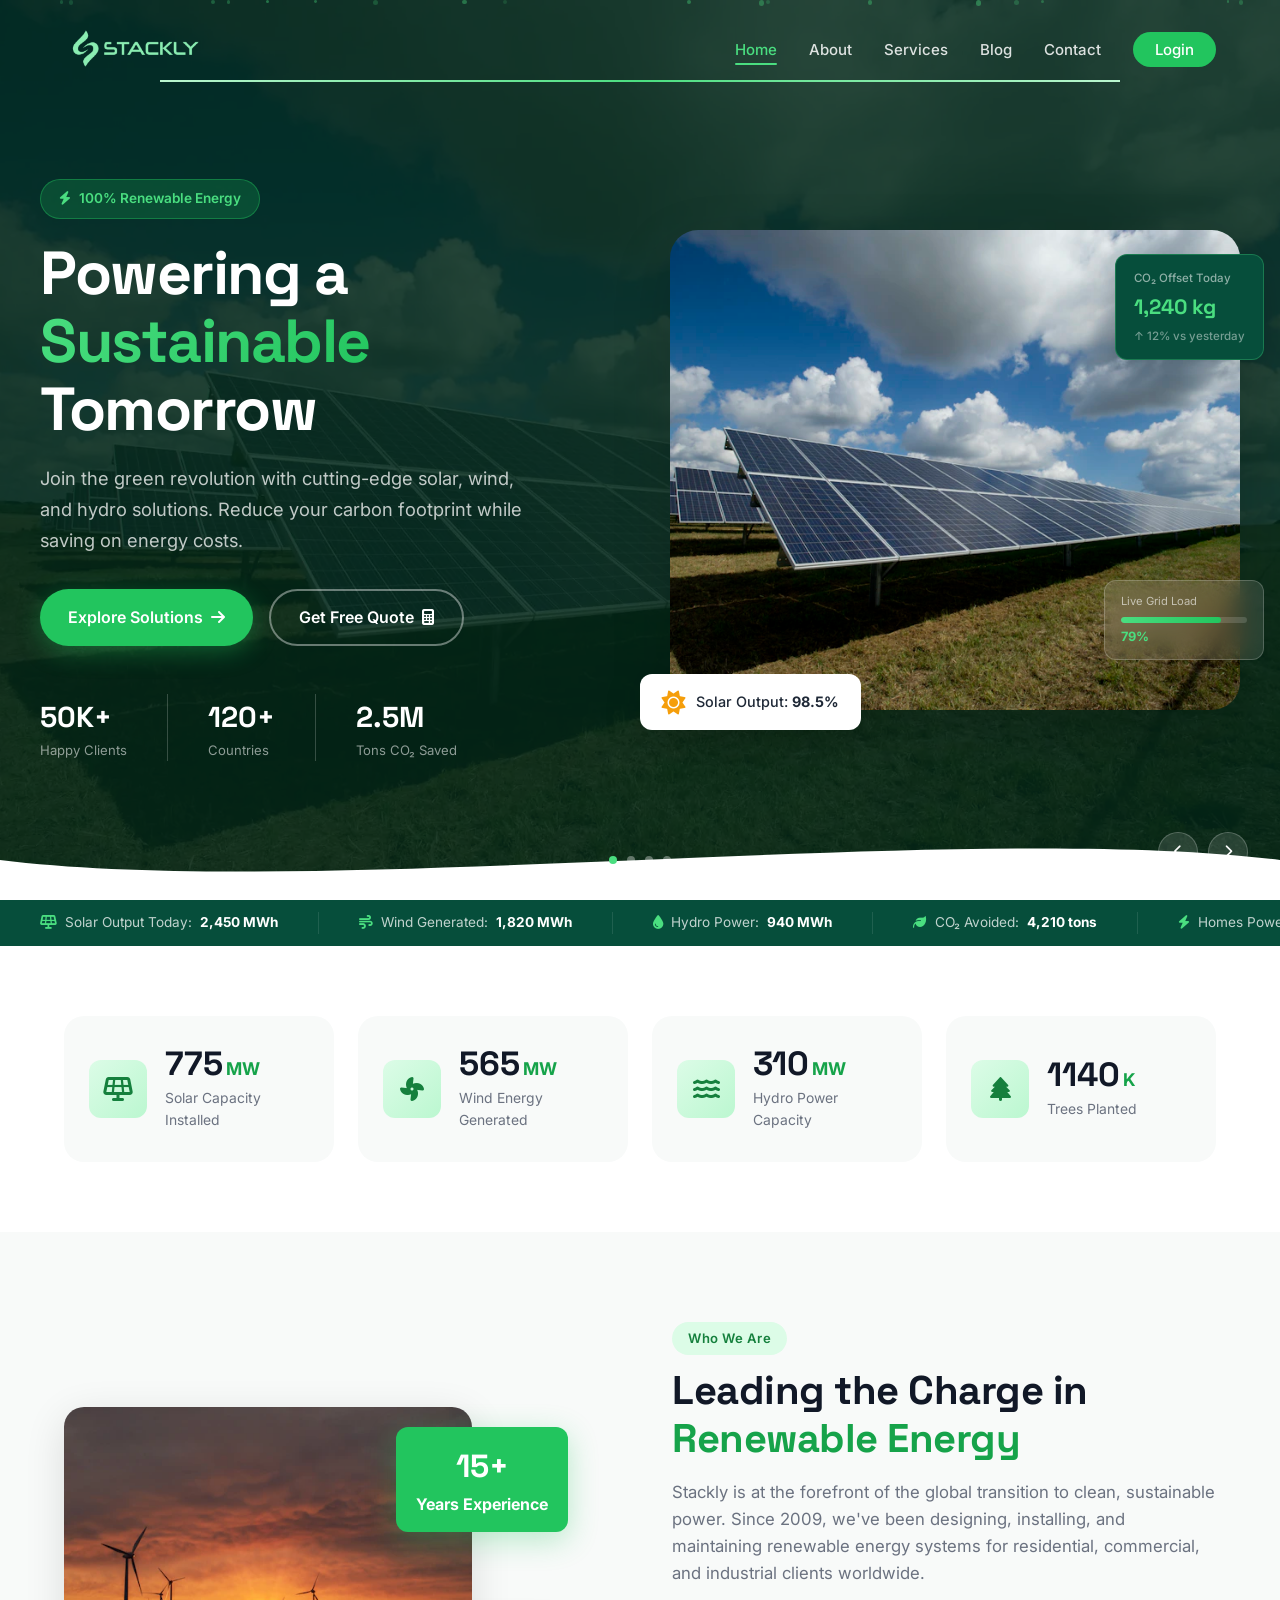
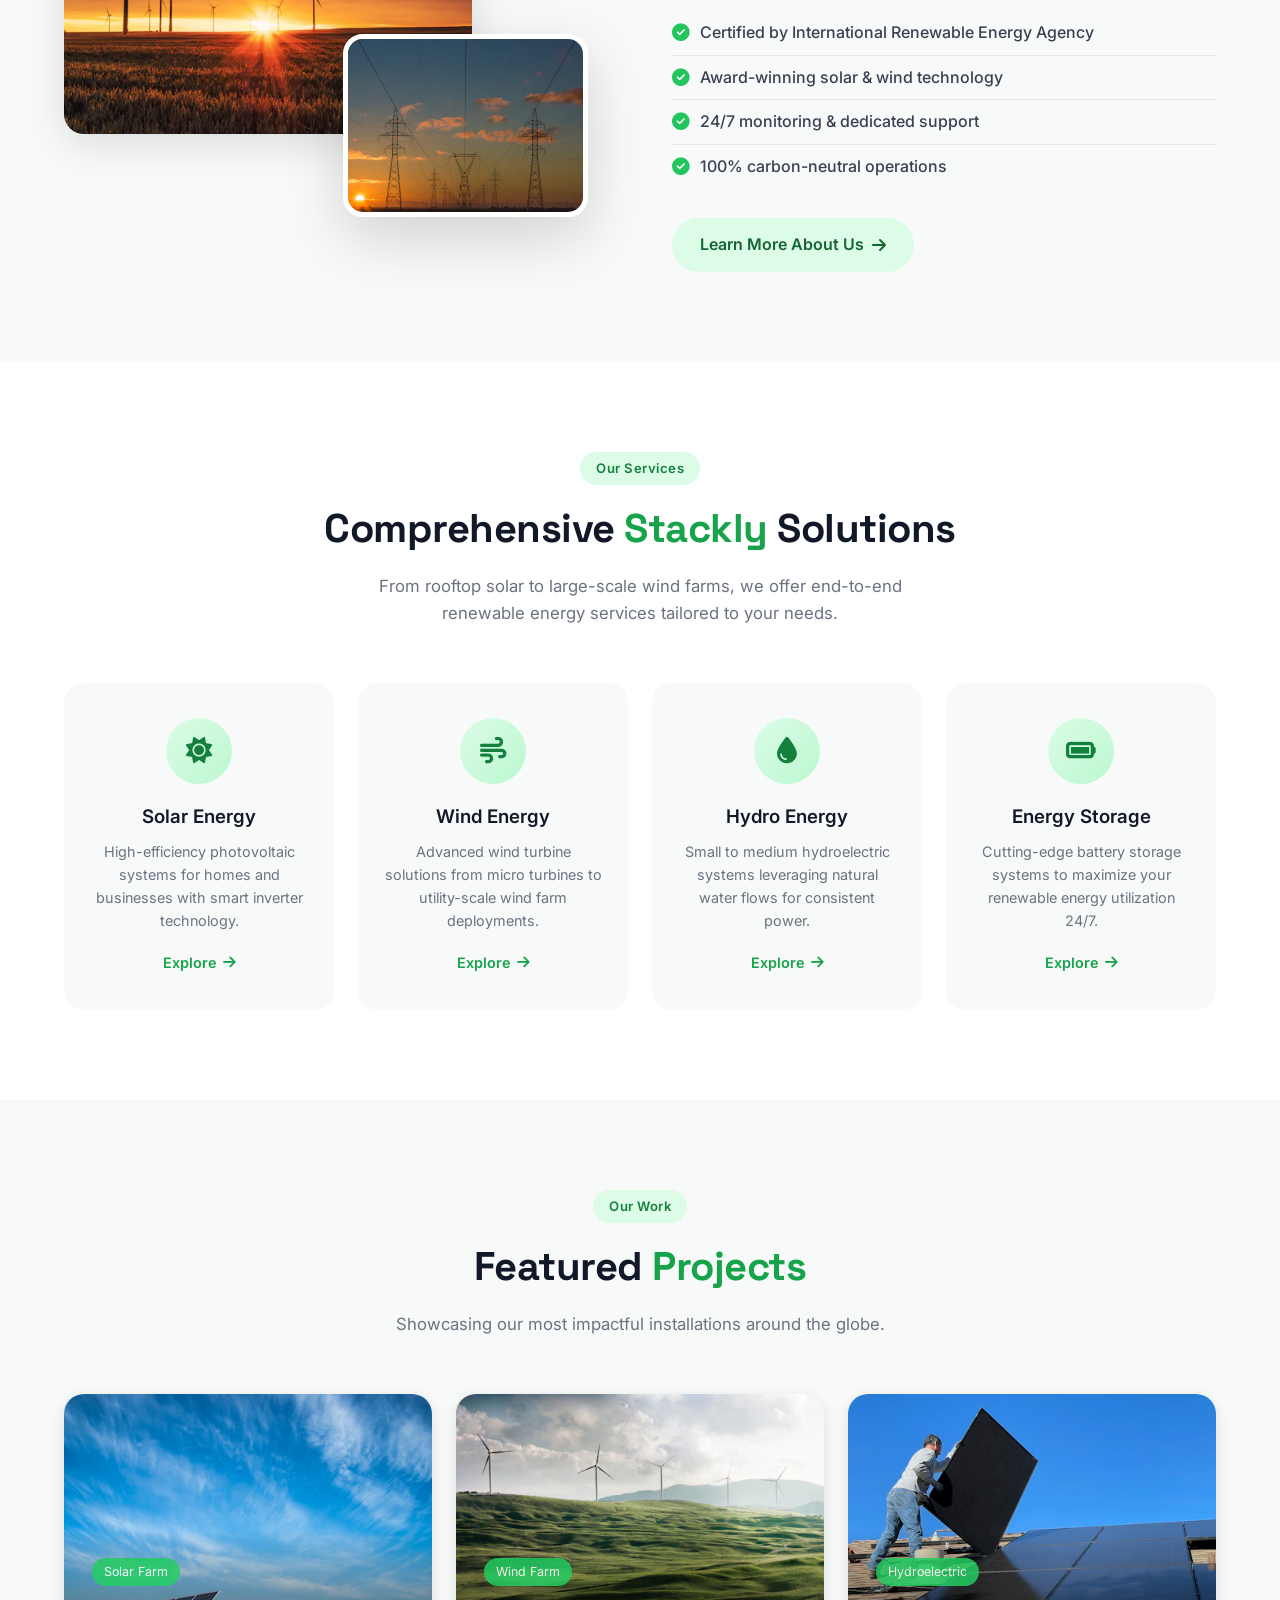
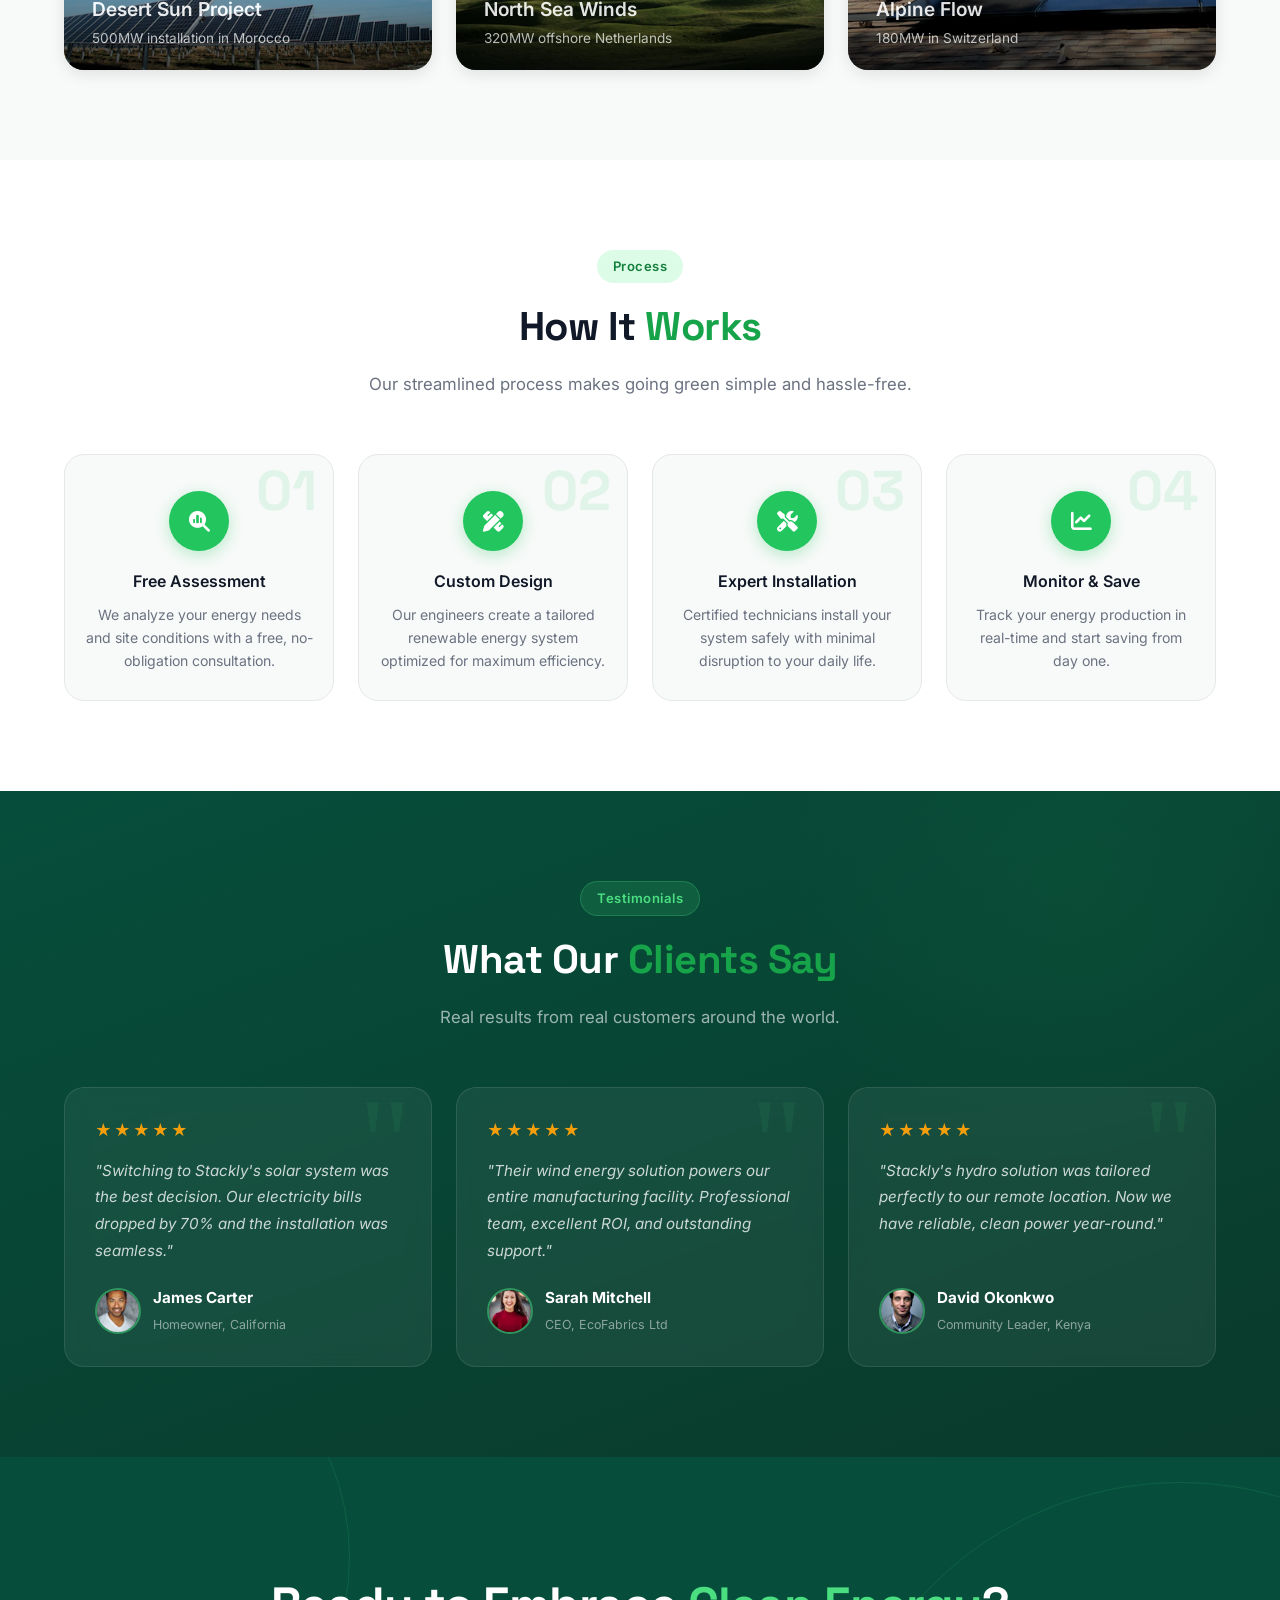
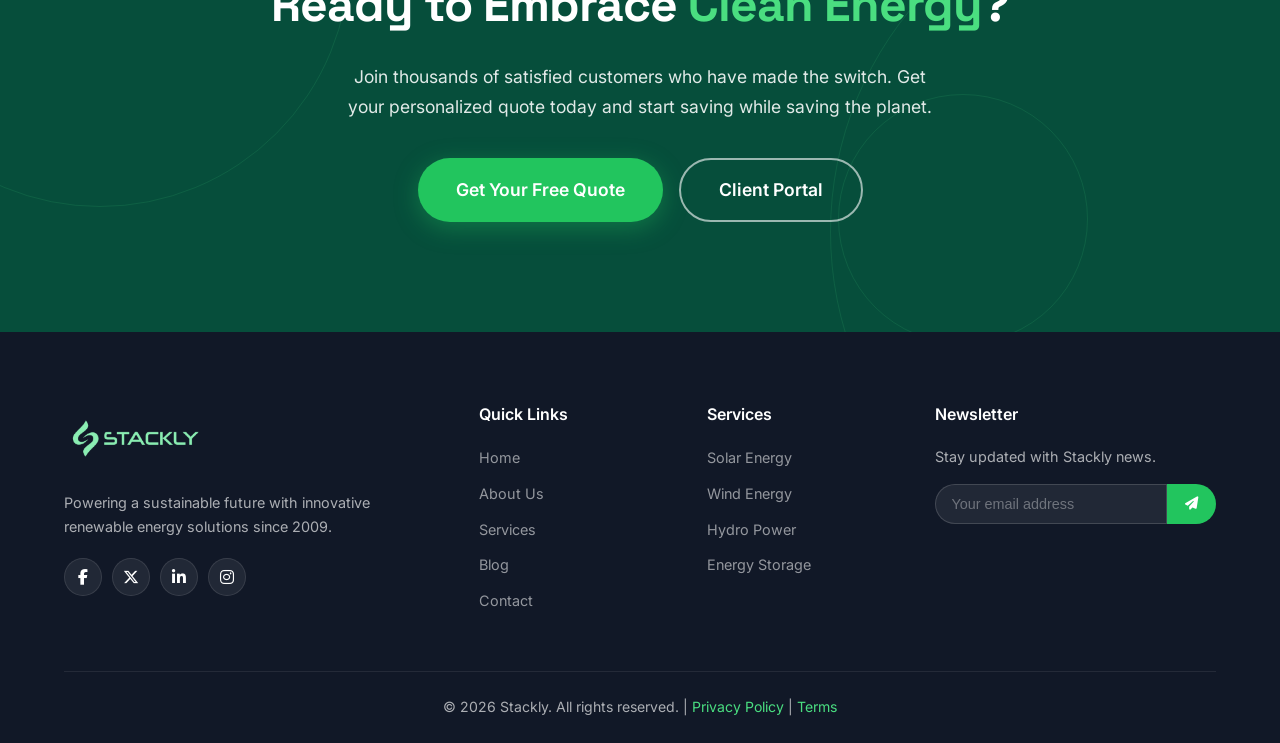
<file: index.html>
<!DOCTYPE html>
<html lang="en">
<head>
    <meta charset="UTF-8">
    <meta name="viewport" content="width=device-width, initial-scale=1.0">
    <title>Stackly | Powering a Sustainable Future</title>
    <link rel="preconnect" href="https://fonts.googleapis.com">
    <link href="https://fonts.googleapis.com/css2?family=Inter:wght@300;400;500;600;700;800;900&family=Space+Grotesk:wght@400;500;600;700;800&display=swap" rel="stylesheet">
    <link rel="stylesheet" href="https://cdnjs.cloudflare.com/ajax/libs/font-awesome/6.5.1/css/all.min.css">
    <link rel="stylesheet" href="index.css">
</head>
<body>

    <!-- ===== NAVBAR ===== -->
    <nav class="navbar" id="navbar">
        <div class="nav-container">
            <a href="index.html" class="nav-logo">
                <img src="logo-removebg-preview.webp" alt="Stackly" class="nav-logo-img">
            </a>
            <ul class="nav-links" id="navLinks">
                <li><a href="index.html" class="active">Home</a></li>
                <li><a href="about.html">About</a></li>
                <li><a href="services.html">Services</a></li>
                <li><a href="blog.html">Blog</a></li>
                <li><a href="contact.html">Contact</a></li>
                <li><a href="login.html" class="nav-btn-login">Login</a></li>
            </ul>
            <button class="hamburger" id="hamburger" aria-label="Toggle navigation" aria-expanded="false">
                <span class="ham-line ham-top"></span>
                <span class="ham-line ham-mid"></span>
                <span class="ham-line ham-bot"></span>
            </button>
        </div>
        <div class="nav-overlay" id="navOverlay"></div>
    </nav>

    <!-- ===== HERO ===== -->
    <section class="hero" id="hero">
        <div class="slide-bg">
            <div class="slide slide-1 active"></div>
            <div class="slide slide-2"></div>
            <div class="slide slide-3"></div>
            <div class="slide slide-4"></div>
        </div>
        <div class="hero-radial"></div>
        <div class="hero-particles" id="heroParticles"></div>

        <div class="hero-content">
            <div class="hero-left">
                <div class="hero-badge"><i class="fa-solid fa-bolt"></i> 100% Renewable Energy</div>
                <h1 class="hero-title">Powering a <span class="gradient-text">Sustainable</span> Tomorrow</h1>
                <p class="hero-subtitle">Join the green revolution with cutting-edge solar, wind, and hydro solutions. Reduce your carbon footprint while saving on energy costs.</p>
                <div class="hero-buttons">
                    <a href="services.html" class="btn btn-primary">Explore Solutions <i class="fa-solid fa-arrow-right"></i></a>
                    <a href="contact.html" class="btn btn-outline">Get Free Quote <i class="fa-solid fa-calculator"></i></a>
                </div>
                <div class="hero-stats-row">
                    <div class="hero-stat"><span class="stat-number">50K+</span><span class="stat-label">Happy Clients</span></div>
                    <div class="stat-divider"></div>
                    <div class="hero-stat"><span class="stat-number">120+</span><span class="stat-label">Countries</span></div>
                    <div class="stat-divider"></div>
                    <div class="hero-stat"><span class="stat-number">2.5M</span><span class="stat-label">Tons CO₂ Saved</span></div>
                </div>
            </div>
            <div class="hero-right">
                <div class="hero-preview-stack">
                    <div class="hero-preview-main">
                        <img id="heroPreviewImg" src="index1.webp" alt="Solar panels">
                    </div>
                    <div class="hero-floating-card">
                        <i class="fa-solid fa-sun"></i>
                        <span>Solar Output: <strong>98.5%</strong></span>
                    </div>
                    <div class="hero-floating-card2">
                        <div class="fc2-label">CO₂ Offset Today</div>
                        <div class="fc2-value">1,240 kg</div>
                        <div class="fc2-sub">↑ 12% vs yesterday</div>
                    </div>
                    <div class="hero-energy-bar">
                        <div class="heb-label">Live Grid Load</div>
                        <div class="heb-track"><div class="heb-fill" id="hebFill"></div></div>
                        <div class="heb-pct" id="hebPct">78%</div>
                    </div>
                </div>
            </div>
        </div>

        <div class="slide-controls">
            <button class="slide-dot active" data-idx="0"></button>
            <button class="slide-dot" data-idx="1"></button>
            <button class="slide-dot" data-idx="2"></button>
            <button class="slide-dot" data-idx="3"></button>
        </div>
        <div class="slide-arrows">
            <button class="slide-arrow" id="slidePrev"><i class="fa-solid fa-chevron-left"></i></button>
            <button class="slide-arrow" id="slideNext"><i class="fa-solid fa-chevron-right"></i></button>
        </div>
        <div class="hero-wave">
            <svg viewBox="0 0 1440 120" preserveAspectRatio="none">
                <path fill="#ffffff" d="M0,60 C360,120 1080,0 1440,60 L1440,120 L0,120 Z"></path>
            </svg>
        </div>
    </section>

    <!-- ===== TICKER BAND ===== -->
    <div class="ticker-band">
        <div class="ticker-track">
            <span><i class="fa-solid fa-solar-panel"></i> Solar Output Today: <strong>2,450 MWh</strong></span>
            <span><i class="fa-solid fa-wind"></i> Wind Generated: <strong>1,820 MWh</strong></span>
            <span><i class="fa-solid fa-droplet"></i> Hydro Power: <strong>940 MWh</strong></span>
            <span><i class="fa-solid fa-leaf"></i> CO₂ Avoided: <strong>4,210 tons</strong></span>
            <span><i class="fa-solid fa-bolt"></i> Homes Powered: <strong>68,000+</strong></span>
            <span><i class="fa-solid fa-earth-americas"></i> Countries Active: <strong>120+</strong></span>
            <span><i class="fa-solid fa-solar-panel"></i> Solar Output Today: <strong>2,450 MWh</strong></span>
            <span><i class="fa-solid fa-wind"></i> Wind Generated: <strong>1,820 MWh</strong></span>
            <span><i class="fa-solid fa-droplet"></i> Hydro Power: <strong>940 MWh</strong></span>
            <span><i class="fa-solid fa-leaf"></i> CO₂ Avoided: <strong>4,210 tons</strong></span>
            <span><i class="fa-solid fa-bolt"></i> Homes Powered: <strong>68,000+</strong></span>
            <span><i class="fa-solid fa-earth-americas"></i> Countries Active: <strong>120+</strong></span>
        </div>
    </div>

    <!-- ===== STATS SECTION ===== -->
    <section class="stats-section" id="stats">
        <div class="container">
            <div class="stats-grid">
                <div class="stats-card reveal-up" style="--delay:0s">
                    <div class="stats-icon"><i class="fa-solid fa-solar-panel"></i></div>
                    <div class="stats-info">
                        <div class="stats-num-row"><span class="stats-counter" data-target="850">0</span><span class="stats-unit">MW</span></div>
                        <p>Solar Capacity Installed</p>
                    </div>
                    <div class="stats-glow"></div>
                </div>
                <div class="stats-card reveal-up" style="--delay:0.1s">
                    <div class="stats-icon"><i class="fa-solid fa-fan"></i></div>
                    <div class="stats-info">
                        <div class="stats-num-row"><span class="stats-counter" data-target="620">0</span><span class="stats-unit">MW</span></div>
                        <p>Wind Energy Generated</p>
                    </div>
                    <div class="stats-glow"></div>
                </div>
                <div class="stats-card reveal-up" style="--delay:0.2s">
                    <div class="stats-icon"><i class="fa-solid fa-water"></i></div>
                    <div class="stats-info">
                        <div class="stats-num-row"><span class="stats-counter" data-target="340">0</span><span class="stats-unit">MW</span></div>
                        <p>Hydro Power Capacity</p>
                    </div>
                    <div class="stats-glow"></div>
                </div>
                <div class="stats-card reveal-up" style="--delay:0.3s">
                    <div class="stats-icon"><i class="fa-solid fa-tree"></i></div>
                    <div class="stats-info">
                        <div class="stats-num-row"><span class="stats-counter" data-target="1250">0</span><span class="stats-unit">K</span></div>
                        <p>Trees Planted</p>
                    </div>
                    <div class="stats-glow"></div>
                </div>
            </div>
        </div>
    </section>

    <!-- ===== ABOUT ===== -->
    <section class="about-intro" id="about">
        <div class="container">
            <div class="about-intro-grid">
                <div class="about-intro-images reveal-left">
                    <img src="index2.webp" alt="Wind turbines" class="about-img-1" loading="lazy">
                    <img src="index3.webp" alt="Solar installation" class="about-img-2" loading="lazy">
                    <div class="about-exp-badge"><span>15+</span> Years Experience</div>
                </div>
                <div class="about-intro-text reveal-right">
                    <span class="section-tag">Who We Are</span>
                    <h2>Leading the Charge in <span>Renewable Energy</span></h2>
                    <p>Stackly is at the forefront of the global transition to clean, sustainable power. Since 2009, we've been designing, installing, and maintaining renewable energy systems for residential, commercial, and industrial clients worldwide.</p>
                    <ul class="about-feature-list">
                        <li><i class="fa-solid fa-circle-check"></i> Certified by International Renewable Energy Agency</li>
                        <li><i class="fa-solid fa-circle-check"></i> Award-winning solar &amp; wind technology</li>
                        <li><i class="fa-solid fa-circle-check"></i> 24/7 monitoring &amp; dedicated support</li>
                        <li><i class="fa-solid fa-circle-check"></i> 100% carbon-neutral operations</li>
                    </ul>
                    <a href="about.html" class="btn btn-secondary">Learn More About Us <i class="fa-solid fa-arrow-right"></i></a>
                </div>
            </div>
        </div>
    </section>

    <!-- ===== SERVICES ===== -->
    <section class="services-overview" id="services">
        <div class="container">
            <div class="section-header reveal-up">
                <span class="section-tag">Our Services</span>
                <h2>Comprehensive <span>Stackly</span> Solutions</h2>
                <p>From rooftop solar to large-scale wind farms, we offer end-to-end renewable energy services tailored to your needs.</p>
            </div>
            <div class="services-grid">
                <div class="service-card reveal-up" style="--delay:0s">
                    <div class="service-card-icon"><i class="fa-solid fa-sun"></i></div>
                    <h3>Solar Energy</h3>
                    <p>High-efficiency photovoltaic systems for homes and businesses with smart inverter technology.</p>
                    <a href="404.html" class="service-link">Explore <i class="fa-solid fa-arrow-right"></i></a>
                </div>
                <div class="service-card reveal-up" style="--delay:0.1s">
                    <div class="service-card-icon"><i class="fa-solid fa-wind"></i></div>
                    <h3>Wind Energy</h3>
                    <p>Advanced wind turbine solutions from micro turbines to utility-scale wind farm deployments.</p>
                    <a href="404.html" class="service-link">Explore <i class="fa-solid fa-arrow-right"></i></a>
                </div>
                <div class="service-card reveal-up" style="--delay:0.2s">
                    <div class="service-card-icon"><i class="fa-solid fa-droplet"></i></div>
                    <h3>Hydro Energy</h3>
                    <p>Small to medium hydroelectric systems leveraging natural water flows for consistent power.</p>
                    <a href="404.html" class="service-link">Explore <i class="fa-solid fa-arrow-right"></i></a>
                </div>
                <div class="service-card reveal-up" style="--delay:0.3s">
                    <div class="service-card-icon"><i class="fa-solid fa-battery-full"></i></div>
                    <h3>Energy Storage</h3>
                    <p>Cutting-edge battery storage systems to maximize your renewable energy utilization 24/7.</p>
                    <a href="404.html" class="service-link">Explore <i class="fa-solid fa-arrow-right"></i></a>
                </div>
            </div>
        </div>
    </section>

    <!-- ===== PROJECTS ===== -->
    <section class="projects" id="projects">
        <div class="container">
            <div class="section-header reveal-up">
                <span class="section-tag">Our Work</span>
                <h2>Featured <span>Projects</span></h2>
                <p>Showcasing our most impactful installations around the globe.</p>
            </div>
            <div class="projects-grid">
                <div class="project-card reveal-up" style="--delay:0s">
                    <img src="index4.webp" alt="Solar farm" loading="lazy">
                    <div class="project-overlay">
                        <span class="project-category">Solar Farm</span>
                        <h3>Desert Sun Project</h3>
                        <p>500MW installation in Morocco</p>
                    </div>
                </div>
                <div class="project-card reveal-up" style="--delay:0.1s">
                    <img src="index5.webp" alt="Wind farm" loading="lazy">
                    <div class="project-overlay">
                        <span class="project-category">Wind Farm</span>
                        <h3>North Sea Winds</h3>
                        <p>320MW offshore Netherlands</p>
                    </div>
                </div>
                <div class="project-card reveal-up" style="--delay:0.2s">
                    <img src="index6.webp" alt="Hydro project" loading="lazy">
                    <div class="project-overlay">
                        <span class="project-category">Hydroelectric</span>
                        <h3>Alpine Flow</h3>
                        <p>180MW in Switzerland</p>
                    </div>
                </div>
            </div>
        </div>
    </section>

    <!-- ===== HOW IT WORKS ===== -->
    <section class="how-it-works">
        <div class="container">
            <div class="section-header reveal-up">
                <span class="section-tag">Process</span>
                <h2>How It <span>Works</span></h2>
                <p>Our streamlined process makes going green simple and hassle-free.</p>
            </div>
            <div class="steps-grid">
                <div class="step-card reveal-up" style="--delay:0s">
                    <div class="step-number">01</div>
                    <div class="step-icon"><i class="fa-solid fa-magnifying-glass-chart"></i></div>
                    <h3>Free Assessment</h3>
                    <p>We analyze your energy needs and site conditions with a free, no-obligation consultation.</p>
                </div>
                <div class="step-card reveal-up" style="--delay:0.12s">
                    <div class="step-number">02</div>
                    <div class="step-icon"><i class="fa-solid fa-pen-ruler"></i></div>
                    <h3>Custom Design</h3>
                    <p>Our engineers create a tailored renewable energy system optimized for maximum efficiency.</p>
                </div>
                <div class="step-card reveal-up" style="--delay:0.24s">
                    <div class="step-number">03</div>
                    <div class="step-icon"><i class="fa-solid fa-screwdriver-wrench"></i></div>
                    <h3>Expert Installation</h3>
                    <p>Certified technicians install your system safely with minimal disruption to your daily life.</p>
                </div>
                <div class="step-card reveal-up" style="--delay:0.36s">
                    <div class="step-number">04</div>
                    <div class="step-icon"><i class="fa-solid fa-chart-line"></i></div>
                    <h3>Monitor &amp; Save</h3>
                    <p>Track your energy production in real-time and start saving from day one.</p>
                </div>
            </div>
            <div class="steps-connector" aria-hidden="true"></div>
        </div>
    </section>

    <!-- ===== TESTIMONIALS ===== -->
    <section class="testimonials" id="testimonials">
        <div class="container">
            <div class="section-header reveal-up">
                <span class="section-tag">Testimonials</span>
                <h2>What Our <span>Clients Say</span></h2>
                <p>Real results from real customers around the world.</p>
            </div>
            <div class="testimonials-grid">
                <div class="testimonial-card reveal-up" style="--delay:0s">
                    <div class="testimonial-stars">★★★★★</div>
                    <p>"Switching to Stackly's solar system was the best decision. Our electricity bills dropped by 70% and the installation was seamless."</p>
                    <div class="testimonial-author">
                        <img src="index7.webp" alt="James Carter" loading="lazy">
                        <div><strong>James Carter</strong><span>Homeowner, California</span></div>
                    </div>
                </div>
                <div class="testimonial-card reveal-up" style="--delay:0.12s">
                    <div class="testimonial-stars">★★★★★</div>
                    <p>"Their wind energy solution powers our entire manufacturing facility. Professional team, excellent ROI, and outstanding support."</p>
                    <div class="testimonial-author">
                        <img src="index8.webp" alt="Sarah Mitchell" loading="lazy">
                        <div><strong>Sarah Mitchell</strong><span>CEO, EcoFabrics Ltd</span></div>
                    </div>
                </div>
                <div class="testimonial-card reveal-up" style="--delay:0.24s">
                    <div class="testimonial-stars">★★★★★</div>
                    <p>"Stackly's hydro solution was tailored perfectly to our remote location. Now we have reliable, clean power year-round."</p>
                    <div class="testimonial-author">
                        <img src="index9.webp" alt="David Okonkwo" loading="lazy">
                        <div><strong>David Okonkwo</strong><span>Community Leader, Kenya</span></div>
                    </div>
                </div>
            </div>
        </div>
    </section>

    <!-- ===== CTA ===== -->
    <section class="cta-section" id="cta">
        <div class="cta-particles">
            <div class="cta-circle"></div>
            <div class="cta-circle"></div>
            <div class="cta-circle"></div>
        </div>
        <div class="container">
            <div class="cta-content reveal-up">
                <h2>Ready to Embrace <span>Clean Energy</span>?</h2>
                <p>Join thousands of satisfied customers who have made the switch. Get your personalized quote today and start saving while saving the planet.</p>
                <div class="cta-buttons">
                    <a href="contact.html" class="btn btn-primary btn-lg">Get Your Free Quote</a>
                    <a href="login.html" class="btn btn-outline-white btn-lg">Client Portal</a>
                </div>
            </div>
        </div>
    </section>

    <!-- ===== FOOTER ===== -->
    <footer class="footer">
        <div class="container">
            <div class="footer-grid">
                <div class="footer-col">
                      <a href="index.html" class="footer-logo">
                    <img src="logo-removebg-preview.webp" alt="Stackly" class="footer-logo-img">
                </a>
                    <p>Powering a sustainable future with innovative renewable energy solutions since 2009.</p>
                    <div class="footer-social">
                        <a href="404.html" aria-label="Facebook"><i class="fa-brands fa-facebook-f"></i></a>
                        <a href="404.html" aria-label="Twitter"><i class="fa-brands fa-x-twitter"></i></a>
                        <a href="404.html" aria-label="LinkedIn"><i class="fa-brands fa-linkedin-in"></i></a>
                        <a href="404.html" aria-label="Instagram"><i class="fa-brands fa-instagram"></i></a>
                    </div>
                </div>
                <div class="footer-col">
                    <h4>Quick Links</h4>
                    <ul>
                        <li><a href="index.html">Home</a></li>
                        <li><a href="about.html">About Us</a></li>
                        <li><a href="services.html">Services</a></li>
                        <li><a href="blog.html">Blog</a></li>
                        <li><a href="contact.html">Contact</a></li>
                    </ul>
                </div>
                <div class="footer-col">
                    <h4>Services</h4>
                    <ul>
                        <li><a href="services.html">Solar Energy</a></li>
                        <li><a href="services.html">Wind Energy</a></li>
                        <li><a href="services.html">Hydro Power</a></li>
                        <li><a href="services.html">Energy Storage</a></li>
                    </ul>
                </div>
                <div class="footer-col">
                    <h4>Newsletter</h4>
                    <p>Stay updated with Stackly news.</p>
                    <form class="footer-newsletter" onsubmit="return false">
                        <input type="email" placeholder="Your email address">
                        <button type="submit"><i class="fa-solid fa-paper-plane"></i></button>
                    </form>
                </div>
            </div>
            <div class="footer-bottom">
                <p>&copy; 2026 Stackly. All rights reserved. | <a href="404.html">Privacy Policy</a> | <a href="404.html">Terms</a></p>
            </div>
        </div>
    </footer>

    <button class="scroll-top" id="scrollTop" aria-label="Scroll to top">
        <i class="fa-solid fa-chevron-up"></i>
    </button>

    <script src="index.js"></script>
</body>
</html>
</file>
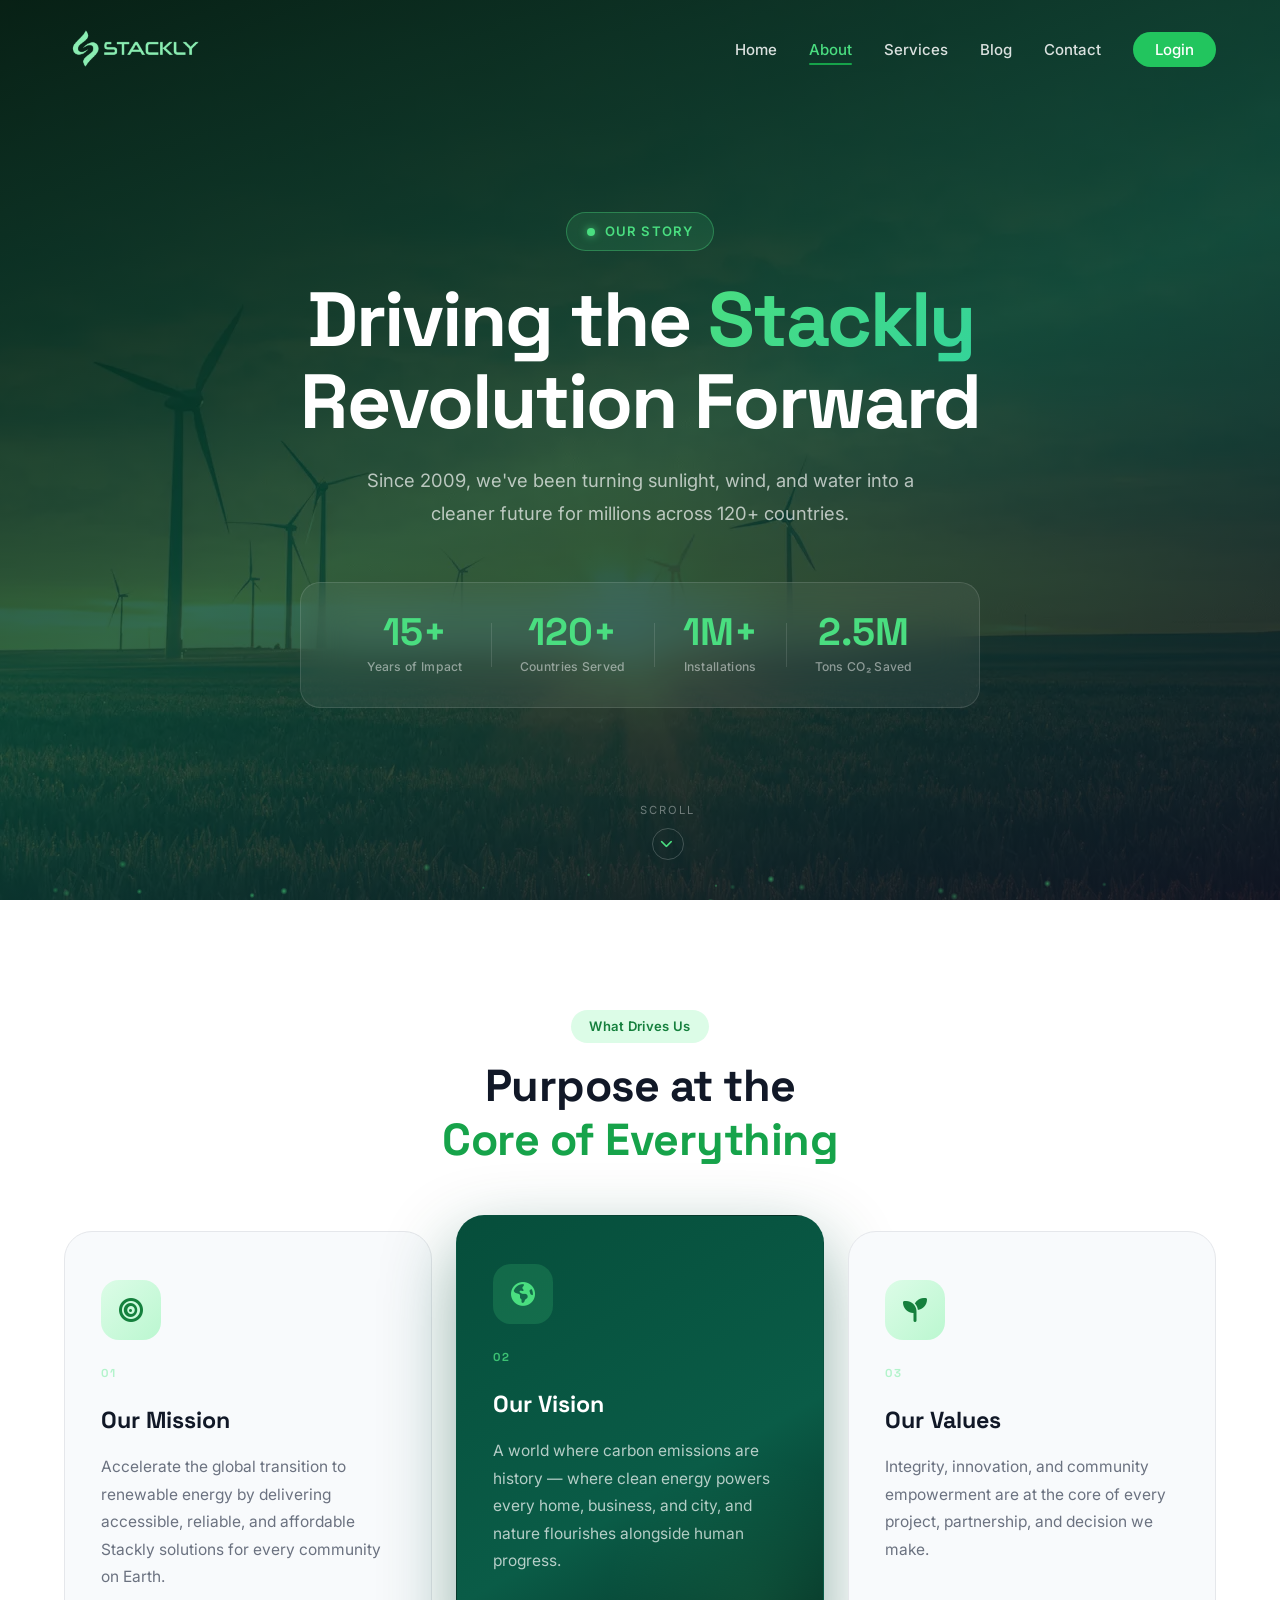
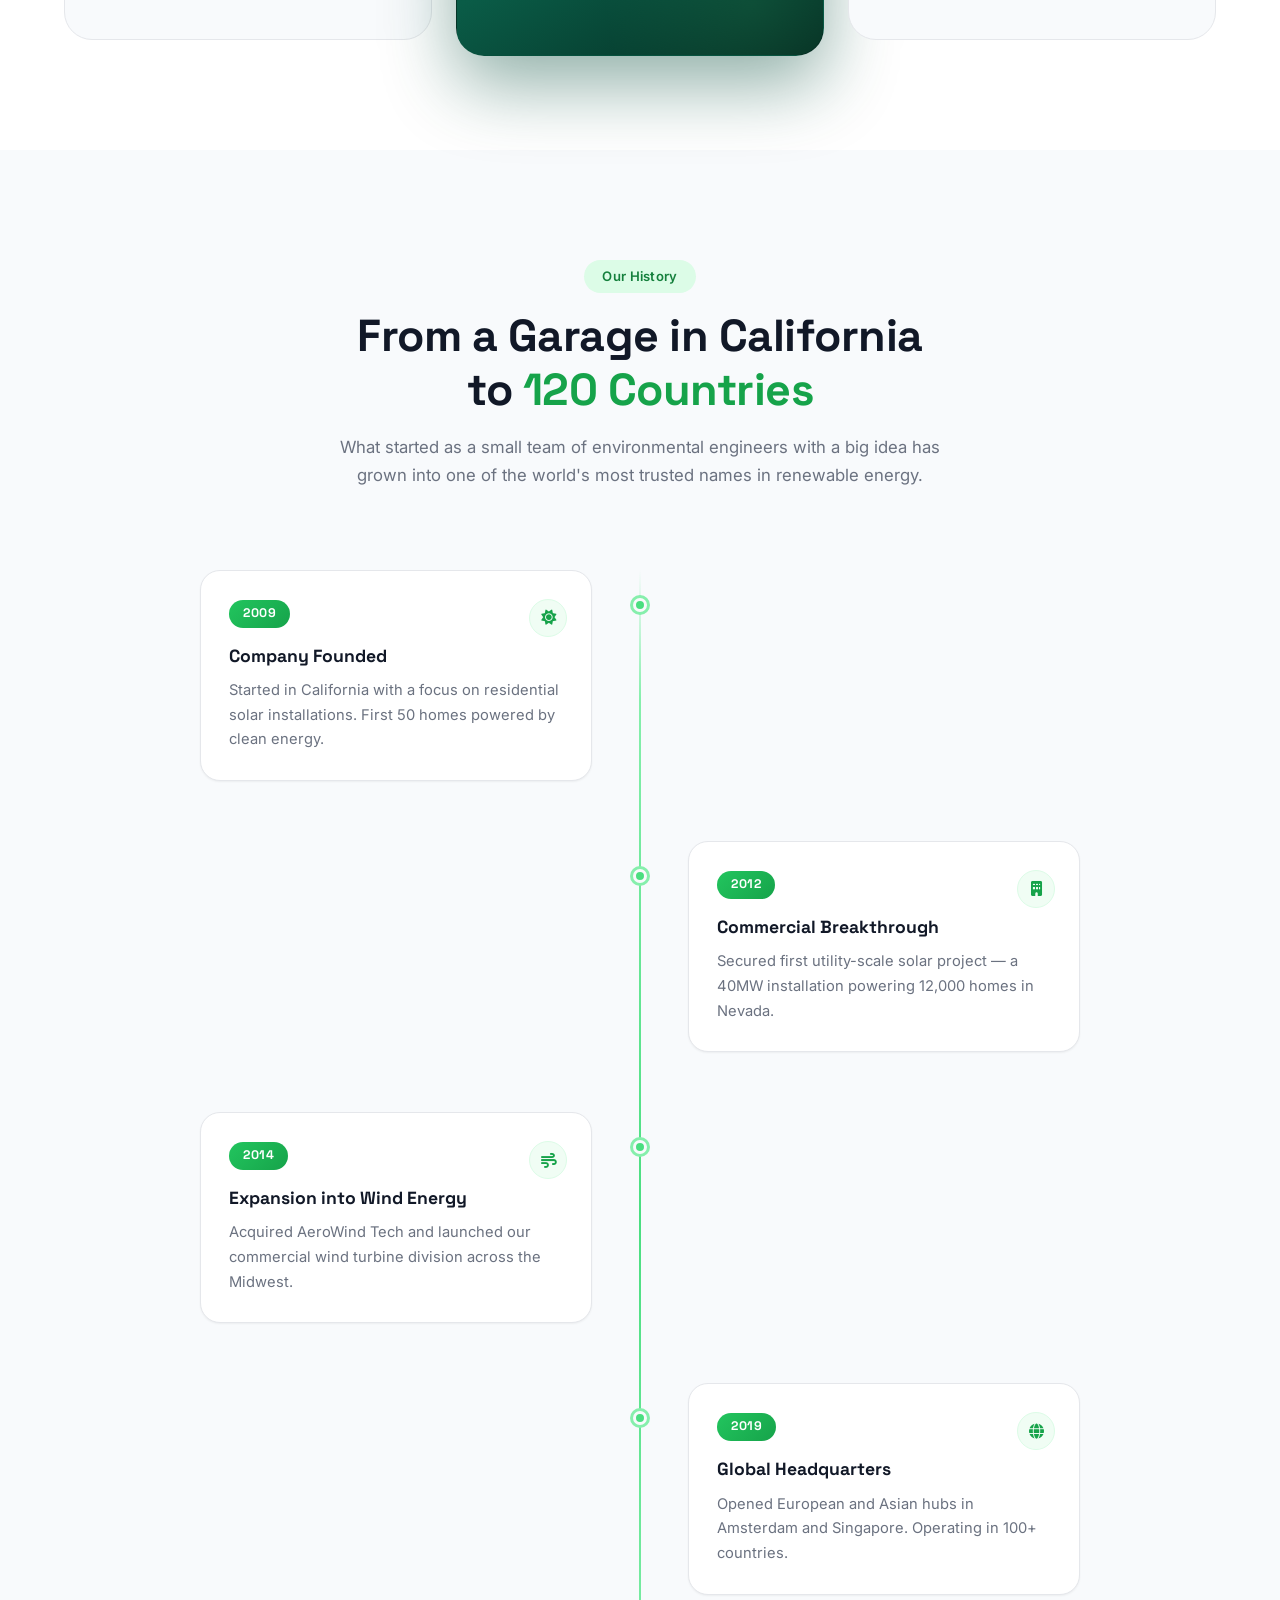
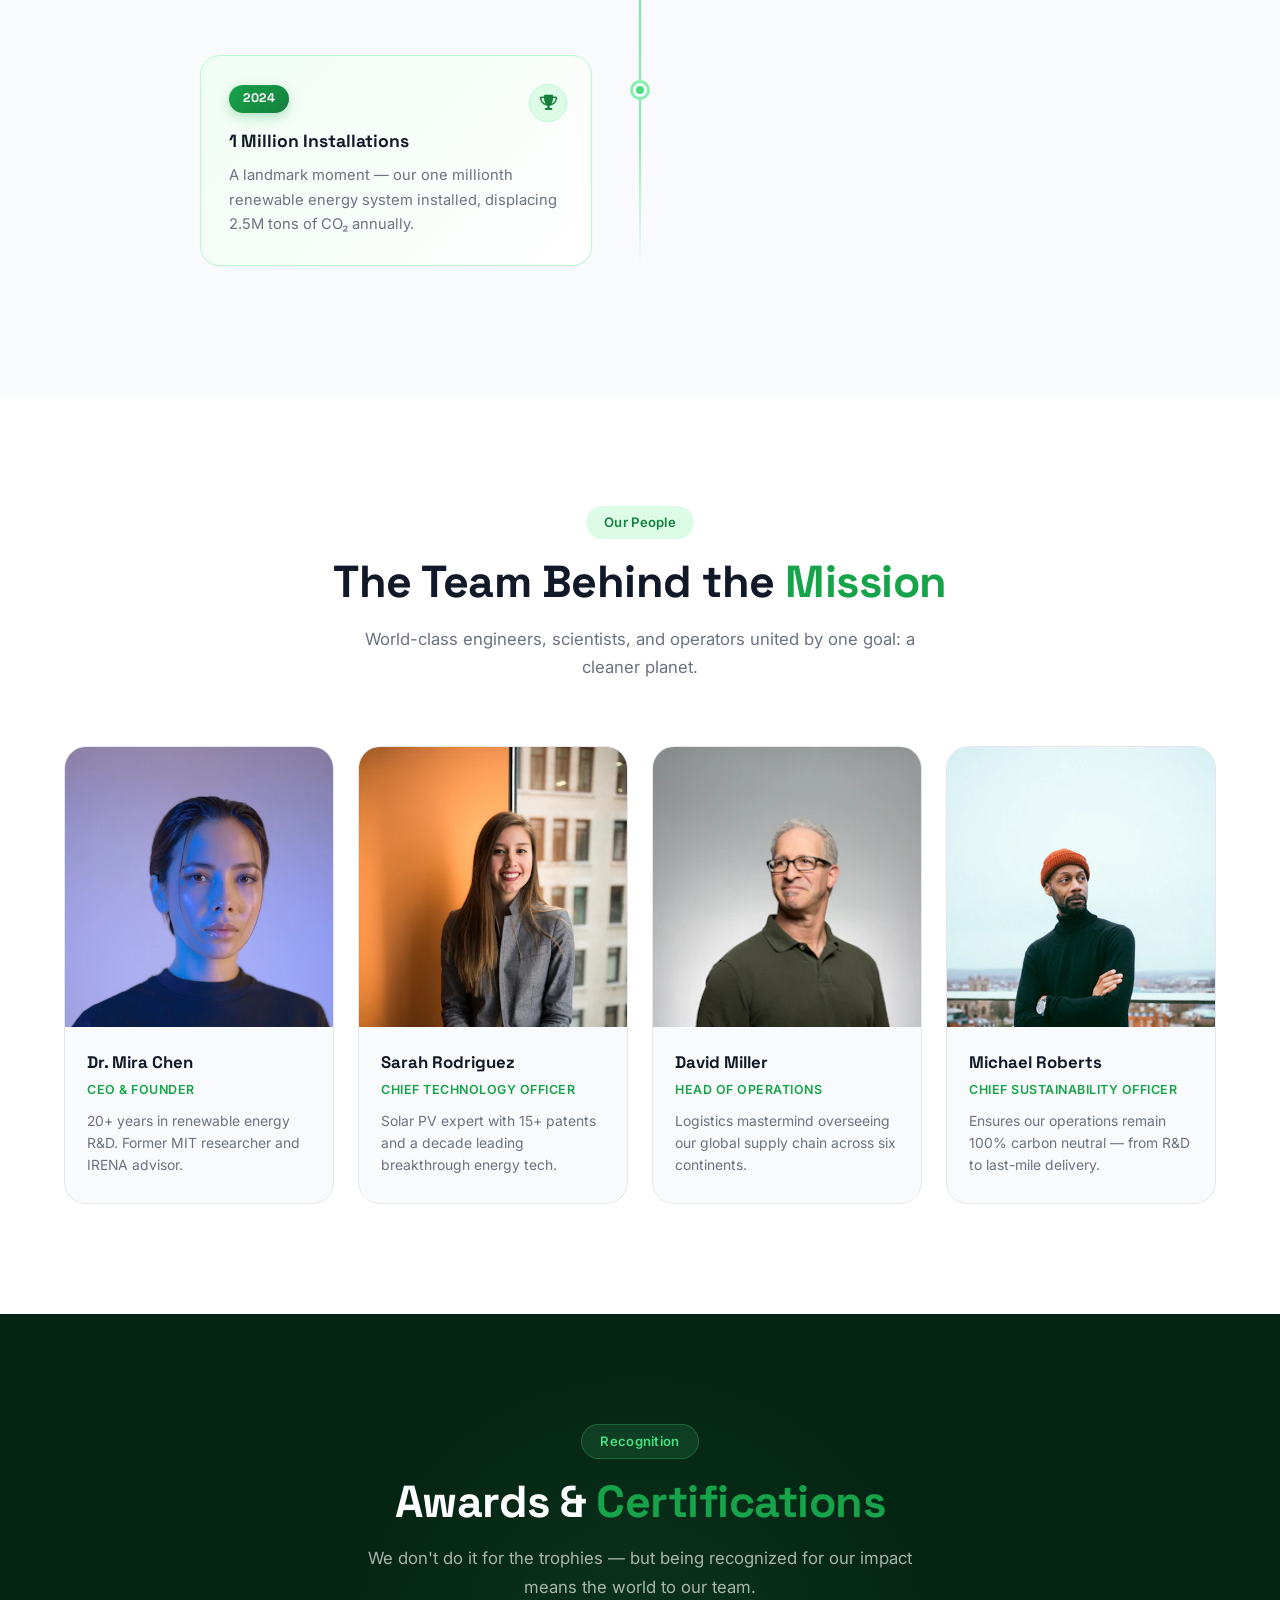
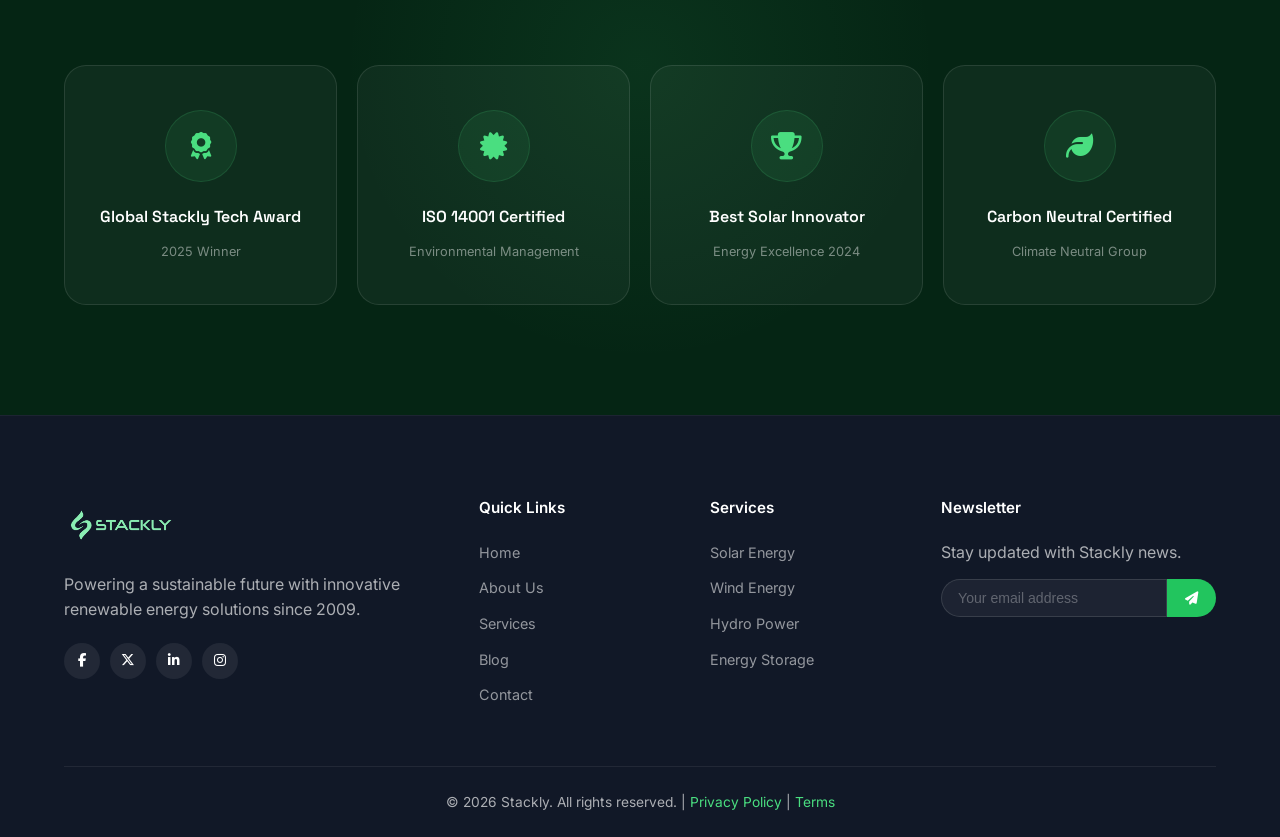
<file: about.html>
<!DOCTYPE html>
<html lang="en">
<head>
    <meta charset="UTF-8">
    <meta name="viewport" content="width=device-width, initial-scale=1.0">
    <title>About Us - Stackly</title>
    <link rel="preconnect" href="https://fonts.googleapis.com">
    <link href="https://fonts.googleapis.com/css2?family=Inter:wght@300;400;500;600;700;800;900&family=Space+Grotesk:wght@400;500;600;700;800&display=swap" rel="stylesheet">
    <link rel="stylesheet" href="https://cdnjs.cloudflare.com/ajax/libs/font-awesome/6.5.1/css/all.min.css">
    <link rel="stylesheet" href="about.css">
</head>
<body>

    <!-- ===== NAVBAR ===== -->
    <nav class="navbar" id="navbar">
        <div class="nav-container">
            <a href="index.html" class="nav-logo">
                <img src="logo-removebg-preview.webp" alt="Stackly" class="nav-logo-img">
            </a>
            <ul class="nav-links" id="navLinks">
                <li><a href="index.html">Home</a></li>
                <li><a href="about.html" class="active">About</a></li>
                <li><a href="services.html">Services</a></li>
                <li><a href="blog.html">Blog</a></li>
                <li><a href="contact.html">Contact</a></li>
                <li><a href="login.html" class="nav-btn-login">Login</a></li>
            </ul>
            <button class="hamburger" id="hamburger" aria-label="Toggle navigation" aria-expanded="false">
                <span class="ham-line ham-top"></span>
                <span class="ham-line ham-mid"></span>
                <span class="ham-line ham-bot"></span>
            </button>
        </div>
        <div class="nav-overlay" id="navOverlay"></div>
    </nav>

    <main style="position:relative; z-index:0;">

    <!-- ===== SECTION 1: HERO ===== -->
    <section class="about-hero">
        <div class="about-hero-overlay"></div>
        <canvas class="hero-canvas" id="heroCanvas"></canvas>
        <div class="about-hero-content">
            <span class="about-eyebrow">
                <span class="eyebrow-dot"></span>
                Our Story
            </span>
            <h1>Driving the <em>Stackly</em><br>Revolution Forward</h1>
            <p>Since 2009, we've been turning sunlight, wind, and water into a cleaner future for millions across 120+ countries.</p>
            <div class="about-hero-stats">
                <div class="ahs-item" data-count="15" data-suffix="+">
                    <strong class="counter">0</strong>
                    <span>Years of Impact</span>
                </div>
                <div class="ahs-divider"></div>
                <div class="ahs-item" data-count="120" data-suffix="+">
                    <strong class="counter">0</strong>
                    <span>Countries Served</span>
                </div>
                <div class="ahs-divider"></div>
                <div class="ahs-item" data-count="1" data-suffix="M+">
                    <strong class="counter">0</strong>
                    <span>Installations</span>
                </div>
                <div class="ahs-divider"></div>
                <div class="ahs-item" data-count="2.5" data-suffix="M">
                    <strong class="counter">0</strong>
                    <span>Tons CO₂ Saved</span>
                </div>
            </div>
        </div>
        <div class="about-hero-scroll">
            <span>Scroll</span>
            <div class="scroll-arrow">
                <i class="fa-solid fa-chevron-down"></i>
            </div>
        </div>
    </section>

    <!-- ===== SECTION 2: MISSION / VISION / VALUES ===== -->
    <section class="mvv-section">
        <div class="container">
            <div class="section-intro reveal-fade">
                <span class="section-tag">What Drives Us</span>
                <h2>Purpose at the<br><span>Core of Everything</span></h2>
            </div>
            <div class="mvv-grid">
                <div class="mvv-card reveal-up" style="--delay:0ms">
                    <div class="mvv-icon-wrap">
                        <i class="fa-solid fa-bullseye"></i>
                    </div>
                    <div class="mvv-number">01</div>
                    <h3>Our Mission</h3>
                    <p>Accelerate the global transition to renewable energy by delivering accessible, reliable, and affordable Stackly solutions for every community on Earth.</p>
                    <div class="mvv-line"></div>
                </div>
                <div class="mvv-card mvv-featured reveal-up" style="--delay:120ms">
                    <div class="mvv-icon-wrap">
                        <i class="fa-solid fa-earth-americas"></i>
                    </div>
                    <div class="mvv-number">02</div>
                    <h3>Our Vision</h3>
                    <p>A world where carbon emissions are history — where clean energy powers every home, business, and city, and nature flourishes alongside human progress.</p>
                    <div class="mvv-glow"></div>
                    <div class="mvv-line"></div>
                </div>
                <div class="mvv-card reveal-up" style="--delay:240ms">
                    <div class="mvv-icon-wrap">
                        <i class="fa-solid fa-seedling"></i>
                    </div>
                    <div class="mvv-number">03</div>
                    <h3>Our Values</h3>
                    <p>Integrity, innovation, and community empowerment are at the core of every project, partnership, and decision we make.</p>
                    <div class="mvv-line"></div>
                </div>
            </div>
        </div>
    </section>

    <!-- ===== SECTION 3: TIMELINE ===== -->
    <section class="story-section">
        <div class="container">
            <div class="story-intro reveal-fade">
                <span class="section-tag">Our History</span>
                <h2>From a Garage in California<br>to <span>120 Countries</span></h2>
                <p>What started as a small team of environmental engineers with a big idea has grown into one of the world's most trusted names in renewable energy.</p>
            </div>
            <div class="timeline">
                <div class="timeline-track"></div>
                <div class="timeline-item tl-left reveal-left">
                    <div class="tl-connector"></div>
                    <div class="tl-card">
                        <span class="tl-year">2009</span>
                        <div class="tl-icon-wrap"><i class="fa-solid fa-sun"></i></div>
                        <h4>Company Founded</h4>
                        <p>Started in California with a focus on residential solar installations. First 50 homes powered by clean energy.</p>
                    </div>
                </div>
                <div class="timeline-item tl-right reveal-right">
                    <div class="tl-connector"></div>
                    <div class="tl-card">
                        <span class="tl-year">2012</span>
                        <div class="tl-icon-wrap"><i class="fa-solid fa-building"></i></div>
                        <h4>Commercial Breakthrough</h4>
                        <p>Secured first utility-scale solar project — a 40MW installation powering 12,000 homes in Nevada.</p>
                    </div>
                </div>
                <div class="timeline-item tl-left reveal-left">
                    <div class="tl-connector"></div>
                    <div class="tl-card">
                        <span class="tl-year">2014</span>
                        <div class="tl-icon-wrap"><i class="fa-solid fa-wind"></i></div>
                        <h4>Expansion into Wind Energy</h4>
                        <p>Acquired AeroWind Tech and launched our commercial wind turbine division across the Midwest.</p>
                    </div>
                </div>
                <div class="timeline-item tl-right reveal-right">
                    <div class="tl-connector"></div>
                    <div class="tl-card">
                        <span class="tl-year">2019</span>
                        <div class="tl-icon-wrap"><i class="fa-solid fa-globe"></i></div>
                        <h4>Global Headquarters</h4>
                        <p>Opened European and Asian hubs in Amsterdam and Singapore. Operating in 100+ countries.</p>
                    </div>
                </div>
                <div class="timeline-item tl-left reveal-left">
                    <div class="tl-connector"></div>
                    <div class="tl-card tl-card-latest">
                        <span class="tl-year tl-year-latest">2024</span>
                        <div class="tl-icon-wrap tl-icon-latest"><i class="fa-solid fa-trophy"></i></div>
                        <h4>1 Million Installations</h4>
                        <p>A landmark moment — our one millionth renewable energy system installed, displacing 2.5M tons of CO₂ annually.</p>
                    </div>
                </div>
            </div>
        </div>
    </section>

    <!-- ===== SECTION 4: TEAM (4 social icons each) ===== -->
    <section class="team-section">
        <div class="container">
            <div class="section-header reveal-fade">
                <span class="section-tag">Our People</span>
                <h2>The Team Behind the <span>Mission</span></h2>
                <p>World-class engineers, scientists, and operators united by one goal: a cleaner planet.</p>
            </div>
            <div class="team-grid">
                <!-- Card 1 -->
                <div class="team-card reveal-up" style="--delay:0ms">
                    <div class="team-img-wrap">
                        <img src="about1.webp" alt="Dr. Mira Chen" loading="lazy">
                        <div class="team-hover-layer">
                            <blockquote>"Clean energy is not a choice — it's the only path forward."</blockquote>
                            <div class="team-social">
                                <a href="404.html" aria-label="LinkedIn"><i class="fa-brands fa-linkedin-in"></i></a>
                                <a href="404.html" aria-label="Twitter"><i class="fa-brands fa-x-twitter"></i></a>
                                <a href="404.html" aria-label="GitHub"><i class="fa-brands fa-github"></i></a>
                                <a href="404.html" aria-label="Instagram"><i class="fa-brands fa-instagram"></i></a>
                            </div>
                        </div>
                    </div>
                    <div class="team-info">
                        <h3>Dr. Mira Chen</h3>
                        <span>CEO &amp; Founder</span>
                        <p>20+ years in renewable energy R&D. Former MIT researcher and IRENA advisor.</p>
                    </div>
                </div>
                <!-- Card 2 -->
                <div class="team-card reveal-up" style="--delay:100ms">
                    <div class="team-img-wrap">
                        <img src="about2.webp" alt="Sarah Rodriguez" loading="lazy">
                        <div class="team-hover-layer">
                            <blockquote>"Every watt of solar we install is a step away from fossil dependence."</blockquote>
                            <div class="team-social">
                                <a href="404.html" aria-label="LinkedIn"><i class="fa-brands fa-linkedin-in"></i></a>
                                <a href="404.html" aria-label="Twitter"><i class="fa-brands fa-x-twitter"></i></a>
                                <a href="404.html" aria-label="GitHub"><i class="fa-brands fa-github"></i></a>
                                <a href="404.html" aria-label="Instagram"><i class="fa-brands fa-instagram"></i></a>
                            </div>
                        </div>
                    </div>
                    <div class="team-info">
                        <h3>Sarah Rodriguez</h3>
                        <span>Chief Technology Officer</span>
                        <p>Solar PV expert with 15+ patents and a decade leading breakthrough energy tech.</p>
                    </div>
                </div>
                <!-- Card 3 -->
                <div class="team-card reveal-up" style="--delay:200ms">
                    <div class="team-img-wrap">
                        <img src="about3.webp" alt="David Miller" loading="lazy">
                        <div class="team-hover-layer">
                            <blockquote>"Flawless execution turns great ideas into real impact at scale."</blockquote>
                            <div class="team-social">
                                <a href="404.html" aria-label="LinkedIn"><i class="fa-brands fa-linkedin-in"></i></a>
                                <a href="404.html" aria-label="Twitter"><i class="fa-brands fa-x-twitter"></i></a>
                                <a href="404.html" aria-label="GitHub"><i class="fa-brands fa-github"></i></a>
                                <a href="404.html" aria-label="Instagram"><i class="fa-brands fa-instagram"></i></a>
                            </div>
                        </div>
                    </div>
                    <div class="team-info">
                        <h3>David Miller</h3>
                        <span>Head of Operations</span>
                        <p>Logistics mastermind overseeing our global supply chain across six continents.</p>
                    </div>
                </div>
                <!-- Card 4 -->
                <div class="team-card reveal-up" style="--delay:300ms">
                    <div class="team-img-wrap">
                        <img src="about4.webp" alt="Elena Rostova" loading="lazy">
                        <div class="team-hover-layer">
                            <blockquote>"Sustainability isn't a department — it's embedded in every decision."</blockquote>
                            <div class="team-social">
                                <a href="404.html" aria-label="LinkedIn"><i class="fa-brands fa-linkedin-in"></i></a>
                                <a href="404.html" aria-label="Twitter"><i class="fa-brands fa-x-twitter"></i></a>
                                <a href="404.html" aria-label="GitHub"><i class="fa-brands fa-github"></i></a>
                                <a href="404.html" aria-label="Instagram"><i class="fa-brands fa-instagram"></i></a>
                            </div>
                        </div>
                    </div>
                    <div class="team-info">
                        <h3>Michael Roberts</h3>
                        <span>Chief Sustainability Officer</span>
                        <p>Ensures our operations remain 100% carbon neutral — from R&D to last-mile delivery.</p>
                    </div>
                </div>
            </div>
        </div>
    </section>

    <!-- ===== SECTION 5: AWARDS ===== -->
    <section class="awards-section">
        <div class="container">
            <div class="section-header reveal-fade">
                <span class="section-tag section-tag-light">Recognition</span>
                <h2>Awards &amp; <span>Certifications</span></h2>
                <p>We don't do it for the trophies — but being recognized for our impact means the world to our team.</p>
            </div>
            <div class="awards-grid">
                <div class="award-card reveal-up" style="--delay:0ms">
                    <div class="award-icon"><i class="fa-solid fa-award"></i></div>
                    <h4>Global Stackly Tech Award</h4>
                    <span>2025 Winner</span>
                </div>
                <div class="award-card reveal-up" style="--delay:80ms">
                    <div class="award-icon"><i class="fa-solid fa-certificate"></i></div>
                    <h4>ISO 14001 Certified</h4>
                    <span>Environmental Management</span>
                </div>
                <div class="award-card reveal-up" style="--delay:160ms">
                    <div class="award-icon"><i class="fa-solid fa-trophy"></i></div>
                    <h4>Best Solar Innovator</h4>
                    <span>Energy Excellence 2024</span>
                </div>
                <div class="award-card reveal-up" style="--delay:240ms">
                    <div class="award-icon"><i class="fa-solid fa-leaf"></i></div>
                    <h4>Carbon Neutral Certified</h4>
                    <span>Climate Neutral Group</span>
                </div>
            </div>
        </div>
    </section>

    </main>

    <!-- ===== FOOTER ===== -->
    <footer class="footer">
        <div class="container">
            <div class="footer-grid">
                <div class="footer-col">
                    <a href="index.html" class="footer-logo">
                        <img src="logo-removebg-preview.webp" alt="Stackly" class="footer-logo-img">
                    </a>
                    <p>Powering a sustainable future with innovative renewable energy solutions since 2009.</p>
                    <div class="footer-social">
                        <a href="404.html" aria-label="Facebook"><i class="fa-brands fa-facebook-f"></i></a>
                        <a href="404.html" aria-label="Twitter"><i class="fa-brands fa-x-twitter"></i></a>
                        <a href="404.html" aria-label="LinkedIn"><i class="fa-brands fa-linkedin-in"></i></a>
                        <a href="404.html" aria-label="Instagram"><i class="fa-brands fa-instagram"></i></a>
                    </div>
                </div>
                <div class="footer-col">
                    <h4>Quick Links</h4>
                    <ul>
                        <li><a href="index.html">Home</a></li>
                        <li><a href="about.html">About Us</a></li>
                        <li><a href="services.html">Services</a></li>
                        <li><a href="blog.html">Blog</a></li>
                        <li><a href="contact.html">Contact</a></li>
                    </ul>
                </div>
                <div class="footer-col">
                    <h4>Services</h4>
                    <ul>
                        <li><a href="services.html">Solar Energy</a></li>
                        <li><a href="services.html">Wind Energy</a></li>
                        <li><a href="services.html">Hydro Power</a></li>
                        <li><a href="services.html">Energy Storage</a></li>
                    </ul>
                </div>
                <div class="footer-col">
                    <h4>Newsletter</h4>
                    <p>Stay updated with Stackly news.</p>
                    <div class="footer-newsletter">
                        <input type="email" placeholder="Your email address">
                        <button type="button" aria-label="Subscribe"><i class="fa-solid fa-paper-plane"></i></button>
                    </div>
                </div>
            </div>
            <div class="footer-bottom">
                <p>&copy; 2026 Stackly. All rights reserved. | <a href="404.html">Privacy Policy</a> | <a href="404.html">Terms</a></p>
            </div>
        </div>
    </footer>

    <button class="scroll-top" id="scrollTop" aria-label="Scroll to top">
        <i class="fa-solid fa-chevron-up"></i>
    </button>

    <script src="about.js"></script>
</body>
</html>
</file>
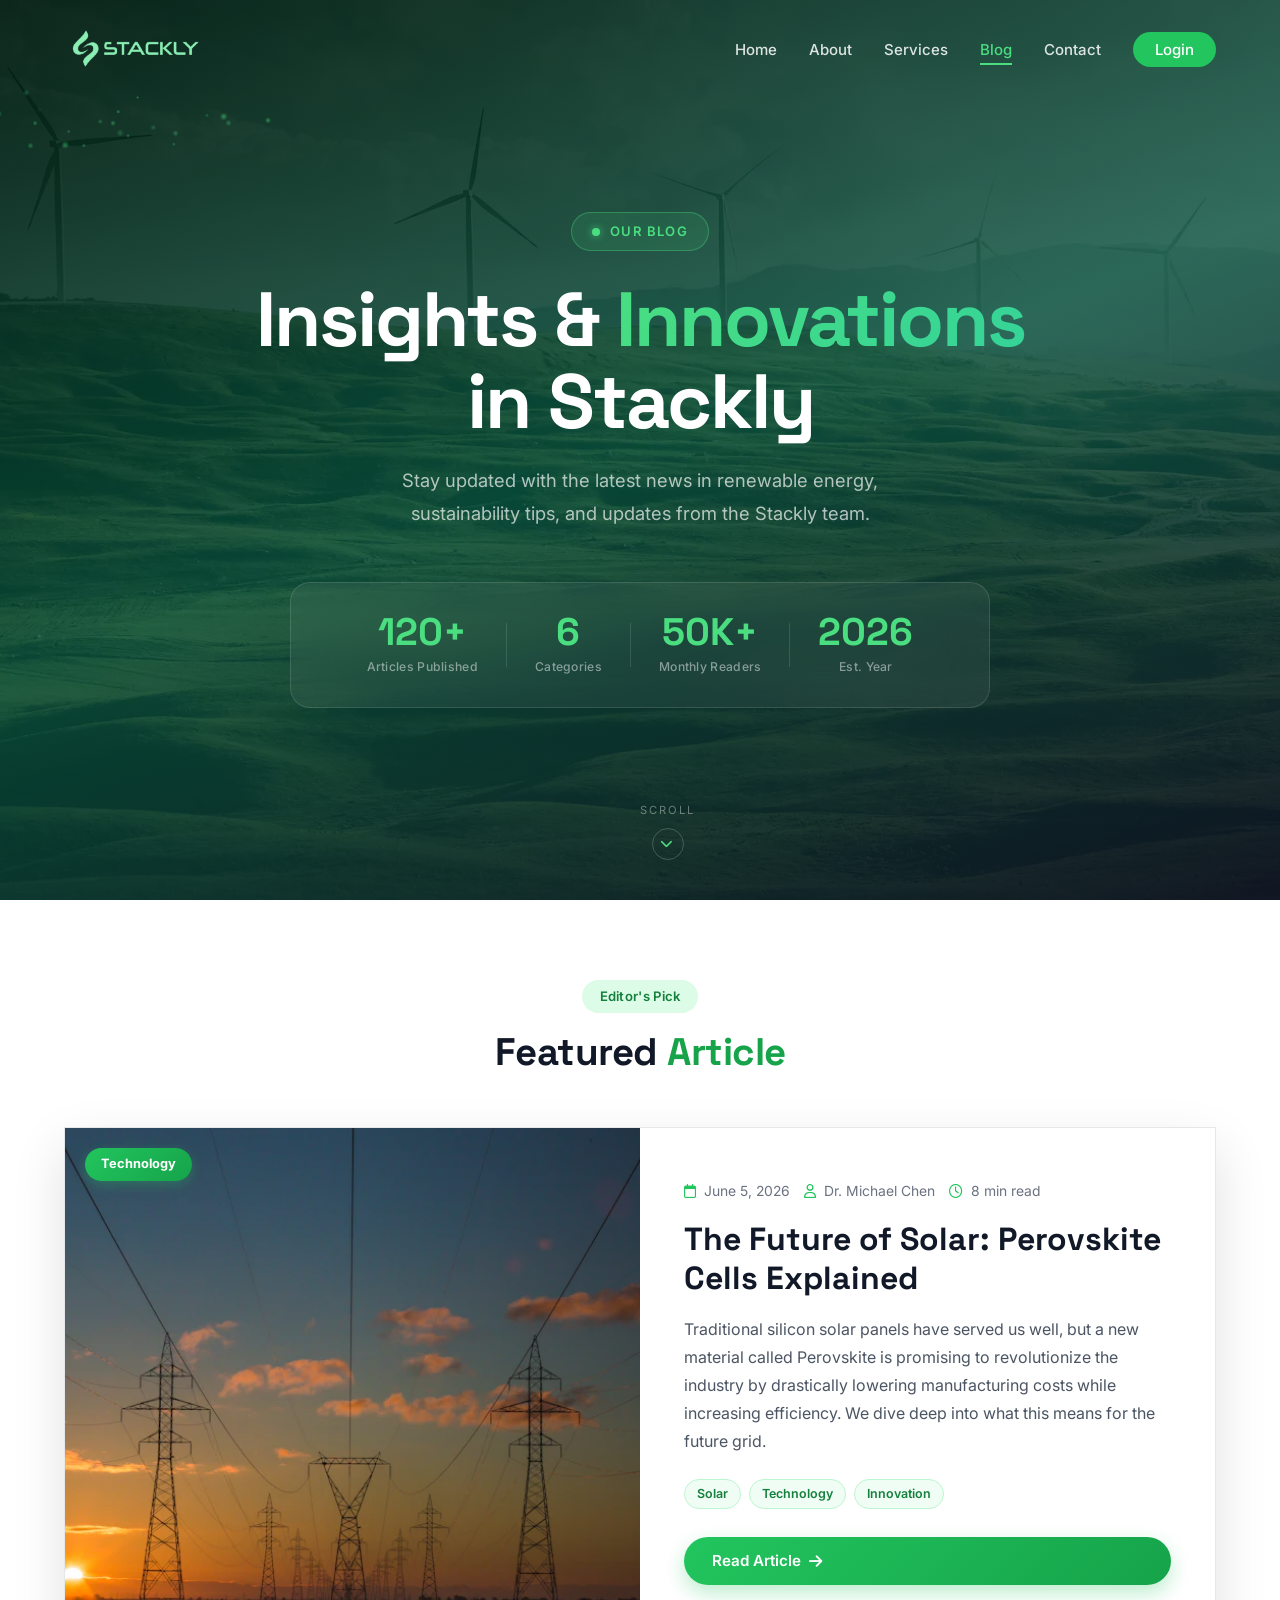
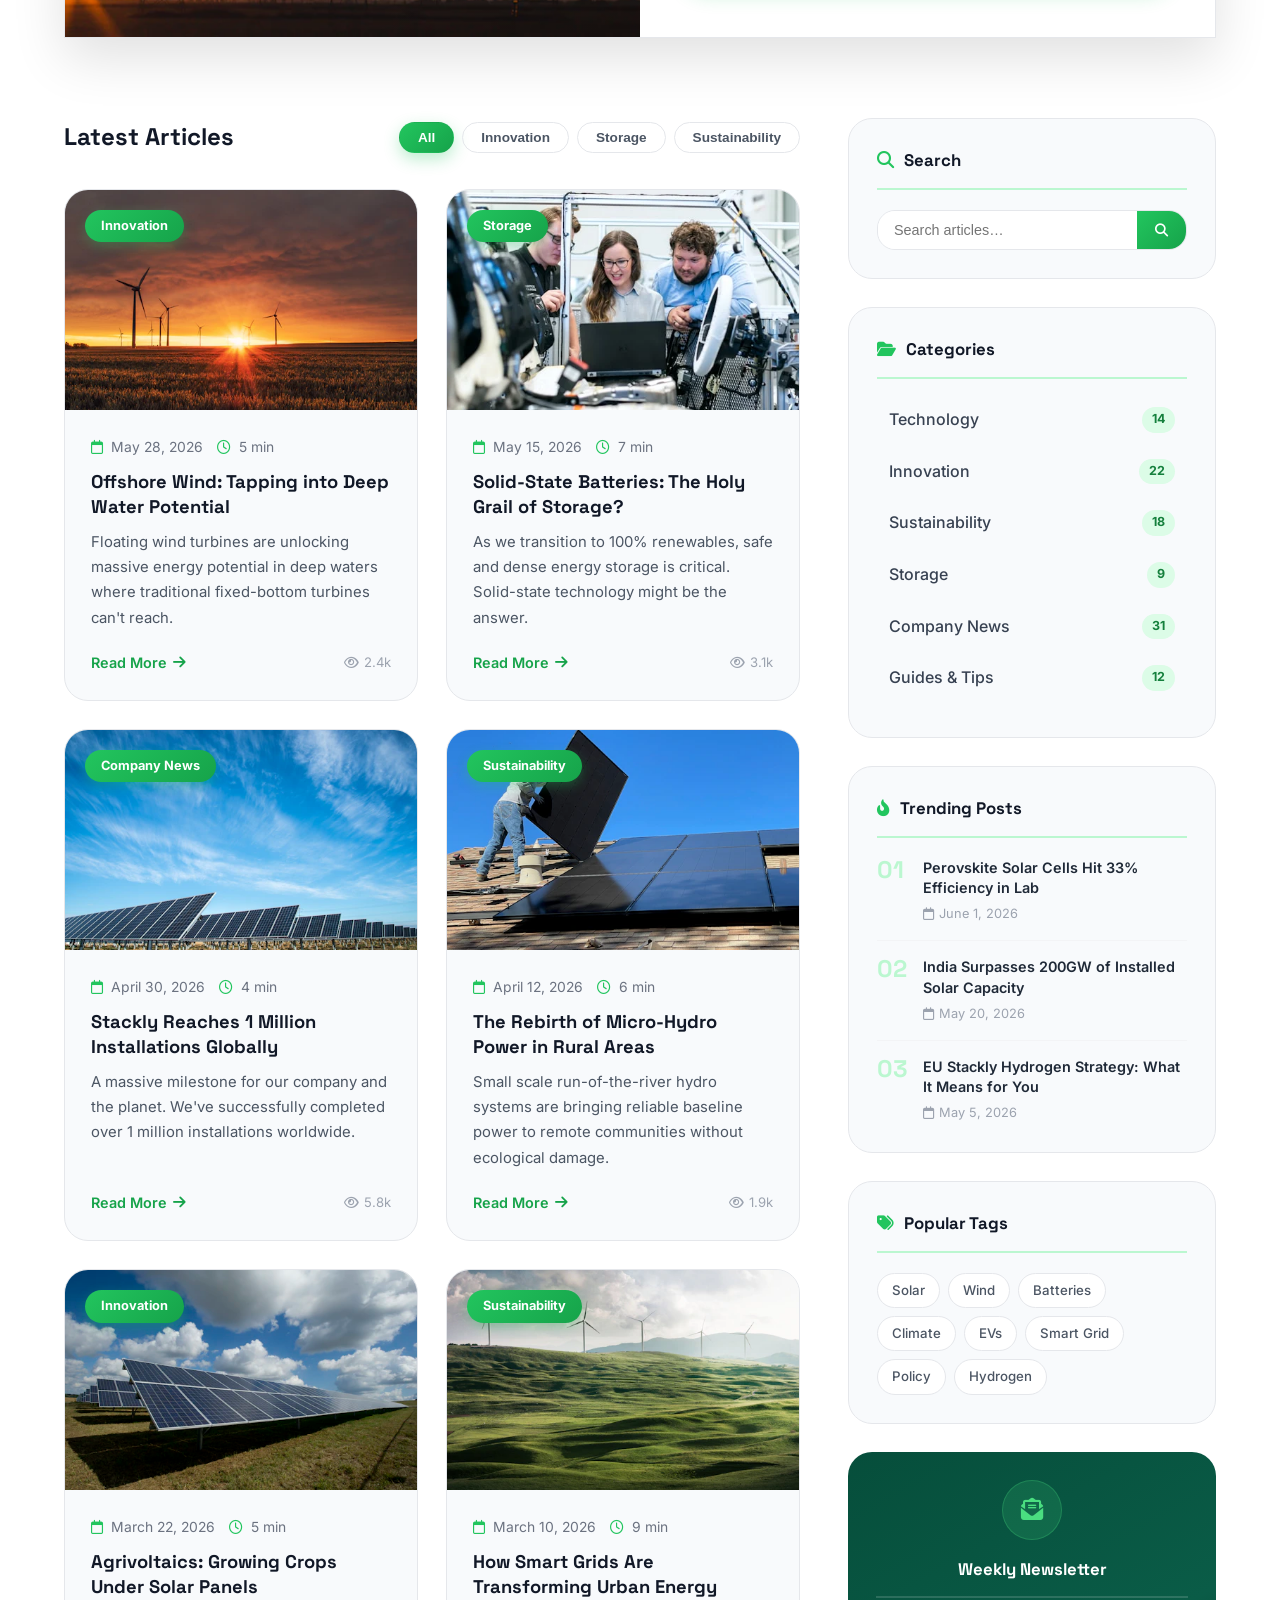
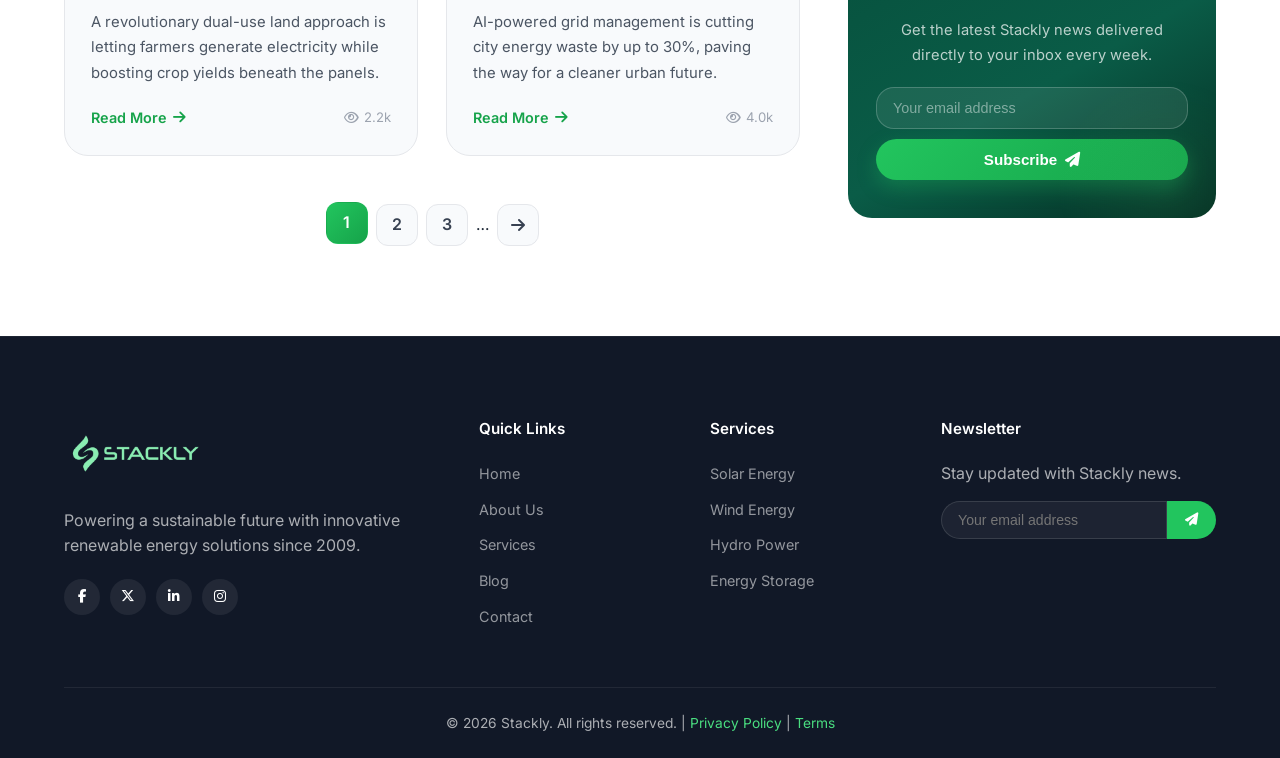
<file: blog.html>
<!DOCTYPE html>
<html lang="en">
<head>
    <meta charset="UTF-8">
    <meta name="viewport" content="width=device-width, initial-scale=1.0, viewport-fit=cover">
    <title>Blog - Stackly</title>
    <link rel="preconnect" href="https://fonts.googleapis.com">
    <link href="https://fonts.googleapis.com/css2?family=Inter:wght@300;400;500;600;700;800;900&family=Space+Grotesk:wght@400;500;600;700;800&display=swap" rel="stylesheet">
    <link rel="stylesheet" href="https://cdnjs.cloudflare.com/ajax/libs/font-awesome/6.5.1/css/all.min.css">
    <link rel="stylesheet" href="blog.css">
</head>
<body>

    <!-- NAVBAR -->
    <nav class="navbar" id="navbar">
        <div class="nav-container">
            <a href="index.html" class="nav-logo">
    <img src="logo-removebg-preview.webp" alt="Stackly" class="nav-logo-img">
</a>
            <ul class="nav-links" id="navLinks">
                <li><a href="index.html">Home</a></li>
                <li><a href="about.html">About</a></li>
                <li><a href="services.html">Services</a></li>
                <li><a href="blog.html" class="active">Blog</a></li>
                <li><a href="contact.html">Contact</a></li>
                <li><a href="login.html" class="nav-btn-login">Login</a></li>
            </ul>
            <button class="hamburger" id="hamburger" aria-label="Toggle navigation" aria-expanded="false">
                <span class="ham-line ham-top"></span>
                <span class="ham-line ham-mid"></span>
                <span class="ham-line ham-bot"></span>
            </button>
        </div>
        <div class="nav-overlay" id="navOverlay"></div>
    </nav>

    <main style="position:relative; z-index:0;">

    <!-- HERO -->
    <section class="blog-hero-full">
        <div class="blog-hero-overlay"></div>
        <canvas class="hero-canvas" id="heroCanvas"></canvas>
        <div class="blog-hero-content">
            <span class="blog-eyebrow">
                <span class="eyebrow-dot"></span>
                Our Blog
            </span>
            <h1>Insights &amp; <em>Innovations</em><br>in Stackly</h1>
            <p>Stay updated with the latest news in renewable energy, sustainability tips, and updates from the Stackly team.</p>
            <div class="blog-hero-stats">
                <div class="ahs-item" data-count="120" data-suffix="+">
                    <strong class="counter">0</strong>
                    <span>Articles Published</span>
                </div>
                <div class="ahs-divider"></div>
                <div class="ahs-item" data-count="6" data-suffix="">
                    <strong class="counter">0</strong>
                    <span>Categories</span>
                </div>
                <div class="ahs-divider"></div>
                <div class="ahs-item" data-count="50" data-suffix="K+">
                    <strong class="counter">0</strong>
                    <span>Monthly Readers</span>
                </div>
                <div class="ahs-divider"></div>
                <div class="ahs-item" data-count="2026" data-suffix="">
                    <strong class="counter">0</strong>
                    <span>Est. Year</span>
                </div>
            </div>
        </div>
        <div class="blog-hero-scroll">
            <span>Scroll</span>
            <div class="scroll-arrow">
                <i class="fa-solid fa-chevron-down"></i>
            </div>
        </div>
    </section>

    <!-- FEATURED POST -->
    <section class="featured-post-section">
        <div class="container">
            <div class="section-intro reveal-fade">
                <span class="section-tag">Editor's Pick</span>
                <h2>Featured <span>Article</span></h2>
            </div>
            <div class="featured-post reveal-up">
                <div class="featured-img">
                    <img src="blog1.webp" alt="Solar Farm" loading="lazy">
                    <span class="post-category-badge">Technology</span>
                    <div class="featured-img-overlay"></div>
                </div>
                <div class="featured-content">
                    <div class="post-meta">
                        <span><i class="fa-regular fa-calendar"></i> June 5, 2026</span>
                        <span><i class="fa-regular fa-user"></i> Dr. Michael Chen</span>
                        <span><i class="fa-regular fa-clock"></i> 8 min read</span>
                    </div>
                    <h2><a href="404.html">The Future of Solar: Perovskite Cells Explained</a></h2>
                    <p>Traditional silicon solar panels have served us well, but a new material called Perovskite is promising to revolutionize the industry by drastically lowering manufacturing costs while increasing efficiency. We dive deep into what this means for the future grid.</p>
                    <div class="featured-tags">
                        <span>Solar</span>
                        <span>Technology</span>
                        <span>Innovation</span>
                    </div>
                    <a href="404.html" class="btn btn-primary">Read Article <i class="fa-solid fa-arrow-right"></i></a>
                </div>
            </div>
        </div>
    </section>

    <!-- BLOG GRID + SIDEBAR -->
    <section class="blog-main">
        <div class="container">
            <div class="blog-layout">

                <!-- Posts Grid -->
                <div>
                    <div class="blog-grid-header reveal-fade">
                        <h3>Latest Articles</h3>
                        <div class="filter-tabs">
                            <button class="filter-btn active" data-filter="all">All</button>
                            <button class="filter-btn" data-filter="innovation">Innovation</button>
                            <button class="filter-btn" data-filter="storage">Storage</button>
                            <button class="filter-btn" data-filter="sustainability">Sustainability</button>
                        </div>
                    </div>

                    <div class="blog-grid" id="blogGrid">

                        <!-- Card 1 -->
                        <div class="blog-card reveal-up" style="--delay:0ms" data-category="innovation">
                            <div class="blog-card-img">
                                <img src="blog2.webp" alt="Wind Turbines" loading="lazy">
                                <span class="post-category-badge">Innovation</span>
                            </div>
                            <div class="blog-card-content">
                                <div class="post-meta">
                                    <span><i class="fa-regular fa-calendar"></i> May 28, 2026</span>
                                    <span><i class="fa-regular fa-clock"></i> 5 min</span>
                                </div>
                                <h3><a href="404.html">Offshore Wind: Tapping into Deep Water Potential</a></h3>
                                <p>Floating wind turbines are unlocking massive energy potential in deep waters where traditional fixed-bottom turbines can't reach.</p>
                                <div class="card-footer">
                                    <a href="404.html" class="read-more">Read More <i class="fa-solid fa-arrow-right"></i></a>
                                    <span class="card-views"><i class="fa-regular fa-eye"></i> 2.4k</span>
                                </div>
                            </div>
                        </div>

                        <!-- Card 2 – BATTERY STORAGE (FIXED IMAGE) -->
                       <div class="blog-card reveal-up" style="--delay:80ms" data-category="storage">
    <div class="blog-card-img">
        <img src="blog3.webp" alt="Modern Battery Storage System" loading="lazy">
        <span class="post-category-badge">Storage</span>
    </div>
                            <div class="blog-card-content">
                                <div class="post-meta">
                                    <span><i class="fa-regular fa-calendar"></i> May 15, 2026</span>
                                    <span><i class="fa-regular fa-clock"></i> 7 min</span>
                                </div>
                                <h3><a href="404.html">Solid-State Batteries: The Holy Grail of Storage?</a></h3>
                                <p>As we transition to 100% renewables, safe and dense energy storage is critical. Solid-state technology might be the answer.</p>
                                <div class="card-footer">
                                    <a href="404.html" class="read-more">Read More <i class="fa-solid fa-arrow-right"></i></a>
                                    <span class="card-views"><i class="fa-regular fa-eye"></i> 3.1k</span>
                                </div>
                            </div>
                        </div>

                        <!-- Card 3 -->
                        <div class="blog-card reveal-up" style="--delay:160ms" data-category="company">
                            <div class="blog-card-img">
                                <img src="blog4.webp" alt="Solar Farm Construction" loading="lazy">
                                <span class="post-category-badge">Company News</span>
                            </div>
                            <div class="blog-card-content">
                                <div class="post-meta">
                                    <span><i class="fa-regular fa-calendar"></i> April 30, 2026</span>
                                    <span><i class="fa-regular fa-clock"></i> 4 min</span>
                                </div>
                                <h3><a href="404.html">Stackly Reaches 1 Million Installations Globally</a></h3>
                                <p>A massive milestone for our company and the planet. We've successfully completed over 1 million installations worldwide.</p>
                                <div class="card-footer">
                                    <a href="404.html" class="read-more">Read More <i class="fa-solid fa-arrow-right"></i></a>
                                    <span class="card-views"><i class="fa-regular fa-eye"></i> 5.8k</span>
                                </div>
                            </div>
                        </div>

                        <!-- Card 4 -->
                        <div class="blog-card reveal-up" style="--delay:240ms" data-category="sustainability">
                            <div class="blog-card-img">
                                <img src="blog5.webp" alt="Hydroelectric Dam" loading="lazy">
                                <span class="post-category-badge">Sustainability</span>
                            </div>
                            <div class="blog-card-content">
                                <div class="post-meta">
                                    <span><i class="fa-regular fa-calendar"></i> April 12, 2026</span>
                                    <span><i class="fa-regular fa-clock"></i> 6 min</span>
                                </div>
                                <h3><a href="404.html">The Rebirth of Micro-Hydro Power in Rural Areas</a></h3>
                                <p>Small scale run-of-the-river hydro systems are bringing reliable baseline power to remote communities without ecological damage.</p>
                                <div class="card-footer">
                                    <a href="404.html" class="read-more">Read More <i class="fa-solid fa-arrow-right"></i></a>
                                    <span class="card-views"><i class="fa-regular fa-eye"></i> 1.9k</span>
                                </div>
                            </div>
                        </div>

                        <!-- Card 5 -->
                        <div class="blog-card reveal-up" style="--delay:0ms" data-category="innovation">
                            <div class="blog-card-img">
                                <img src="blog6.webp" alt="Solar Panels" loading="lazy">
                                <span class="post-category-badge">Innovation</span>
                            </div>
                            <div class="blog-card-content">
                                <div class="post-meta">
                                    <span><i class="fa-regular fa-calendar"></i> March 22, 2026</span>
                                    <span><i class="fa-regular fa-clock"></i> 5 min</span>
                                </div>
                                <h3><a href="404.html">Agrivoltaics: Growing Crops Under Solar Panels</a></h3>
                                <p>A revolutionary dual-use land approach is letting farmers generate electricity while boosting crop yields beneath the panels.</p>
                                <div class="card-footer">
                                    <a href="404.html" class="read-more">Read More <i class="fa-solid fa-arrow-right"></i></a>
                                    <span class="card-views"><i class="fa-regular fa-eye"></i> 2.2k</span>
                                </div>
                            </div>
                        </div>

                        <!-- Card 6 -->
                        <div class="blog-card reveal-up" style="--delay:80ms" data-category="sustainability">
                            <div class="blog-card-img">
                                <img src="blog7.webp" alt="Stackly City" loading="lazy">
                                <span class="post-category-badge">Sustainability</span>
                            </div>
                            <div class="blog-card-content">
                                <div class="post-meta">
                                    <span><i class="fa-regular fa-calendar"></i> March 10, 2026</span>
                                    <span><i class="fa-regular fa-clock"></i> 9 min</span>
                                </div>
                                <h3><a href="404.html">How Smart Grids Are Transforming Urban Energy</a></h3>
                                <p>AI-powered grid management is cutting city energy waste by up to 30%, paving the way for a cleaner urban future.</p>
                                <div class="card-footer">
                                    <a href="404.html" class="read-more">Read More <i class="fa-solid fa-arrow-right"></i></a>
                                    <span class="card-views"><i class="fa-regular fa-eye"></i> 4.0k</span>
                                </div>
                            </div>
                        </div>

                    </div><!-- /blog-grid -->

                    <!-- Pagination -->
                    <div class="pagination reveal-fade">
                        <a href="404.html" class="page-link active">1</a>
                        <a href="404.html" class="page-link">2</a>
                        <a href="404.html" class="page-link">3</a>
                        <span class="page-dots">…</span>
                        <a href="404.html" class="page-link"><i class="fa-solid fa-arrow-right"></i></a>
                    </div>
                </div>

                <!-- Sidebar -->
                <aside class="blog-sidebar">
                    <div class="sidebar-widget reveal-up" style="--delay:0ms">
                        <h3><i class="fa-solid fa-magnifying-glass"></i> Search</h3>
                        <div class="search-form">
                            <input type="text" placeholder="Search articles…" aria-label="Search articles">
                            <button type="button" aria-label="Search"><i class="fa-solid fa-magnifying-glass"></i></button>
                        </div>
                    </div>
                    <div class="sidebar-widget reveal-up" style="--delay:80ms">
                        <h3><i class="fa-solid fa-folder-open"></i> Categories</h3>
                        <ul class="category-list">
                            <li><a href="404.html">Technology <span>14</span></a></li>
                            <li><a href="404.html">Innovation <span>22</span></a></li>
                            <li><a href="404.html">Sustainability <span>18</span></a></li>
                            <li><a href="404.html">Storage <span>9</span></a></li>
                            <li><a href="404.html">Company News <span>31</span></a></li>
                            <li><a href="404.html">Guides &amp; Tips <span>12</span></a></li>
                        </ul>
                    </div>
                    <div class="sidebar-widget reveal-up" style="--delay:160ms">
                        <h3><i class="fa-solid fa-fire-flame-curved"></i> Trending Posts</h3>
                        <ul class="trending-list">
                            <li>
                                <span class="trend-num">01</span>
                                <div>
                                    <a href="404.html">Perovskite Solar Cells Hit 33% Efficiency in Lab</a>
                                    <small><i class="fa-regular fa-calendar"></i> June 1, 2026</small>
                                </div>
                            </li>
                            <li>
                                <span class="trend-num">02</span>
                                <div>
                                    <a href="404.html">India Surpasses 200GW of Installed Solar Capacity</a>
                                    <small><i class="fa-regular fa-calendar"></i> May 20, 2026</small>
                                </div>
                            </li>
                            <li>
                                <span class="trend-num">03</span>
                                <div>
                                    <a href="404.html">EU Stackly Hydrogen Strategy: What It Means for You</a>
                                    <small><i class="fa-regular fa-calendar"></i> May 5, 2026</small>
                                </div>
                            </li>
                        </ul>
                    </div>
                    <div class="sidebar-widget reveal-up" style="--delay:240ms">
                        <h3><i class="fa-solid fa-tags"></i> Popular Tags</h3>
                        <div class="tags-cloud">
                            <a href="404.html">Solar</a>
                            <a href="404.html">Wind</a>
                            <a href="404.html">Batteries</a>
                            <a href="404.html">Climate</a>
                            <a href="404.html">EVs</a>
                            <a href="404.html">Smart Grid</a>
                            <a href="404.html">Policy</a>
                            <a href="404.html">Hydrogen</a>
                        </div>
                    </div>
                    <div class="sidebar-widget bg-widget reveal-up" style="--delay:320ms">
                        <div class="bg-widget-icon"><i class="fa-solid fa-envelope-open-text"></i></div>
                        <h3>Weekly Newsletter</h3>
                        <p>Get the latest Stackly news delivered directly to your inbox every week.</p>
                        <div class="sidebar-newsletter">
                            <input type="email" placeholder="Your email address" aria-label="Email for newsletter">
                            <button type="button" class="btn btn-primary">Subscribe <i class="fa-solid fa-paper-plane"></i></button>
                        </div>
                    </div>
                </aside>

            </div><!-- /blog-layout -->
        </div>
    </section>

    </main>

    <!-- FOOTER -->
    <footer class="footer">
        <div class="container">
            <div class="footer-grid">
                <div class="footer-col">
                      <a href="index.html" class="footer-logo">
                    <img src="logo-removebg-preview.webp" alt="Stackly" class="footer-logo-img">
                </a>
                    <p>Powering a sustainable future with innovative renewable energy solutions since 2009.</p>
                    <div class="footer-social">
                        <a href="404.html" aria-label="Facebook"><i class="fa-brands fa-facebook-f"></i></a>
                        <a href="404.html" aria-label="Twitter"><i class="fa-brands fa-x-twitter"></i></a>
                        <a href="404.html" aria-label="LinkedIn"><i class="fa-brands fa-linkedin-in"></i></a>
                        <a href="404.html" aria-label="Instagram"><i class="fa-brands fa-instagram"></i></a>
                    </div>
                </div>
                <div class="footer-col">
                    <h4>Quick Links</h4>
                    <ul>
                        <li><a href="index.html">Home</a></li>
                        <li><a href="about.html">About Us</a></li>
                        <li><a href="services.html">Services</a></li>
                        <li><a href="blog.html">Blog</a></li>
                        <li><a href="contact.html">Contact</a></li>
                    </ul>
                </div>
                <div class="footer-col">
                    <h4>Services</h4>
                    <ul>
                        <li><a href="404.html">Solar Energy</a></li>
                        <li><a href="404.html">Wind Energy</a></li>
                        <li><a href="404.html">Hydro Power</a></li>
                        <li><a href="404.html">Energy Storage</a></li>
                    </ul>
                </div>
                <div class="footer-col">
                    <h4>Newsletter</h4>
                    <p>Stay updated with Stackly news.</p>
                    <div class="footer-newsletter">
                        <input type="email" placeholder="Your email address">
                        <button type="button" aria-label="Subscribe"><i class="fa-solid fa-paper-plane"></i></button>
                    </div>
                </div>
            </div>
            <div class="footer-bottom">
                <p>&copy; 2026 Stackly. All rights reserved. | <a href="404.html">Privacy Policy</a> | <a href="404.html">Terms</a></p>
            </div>
        </div>
    </footer>

    <button class="scroll-top" id="scrollTop" aria-label="Scroll to top">
        <i class="fa-solid fa-chevron-up"></i>
    </button>

    <script src="blog.js"></script>
</body>
</html>
</file>
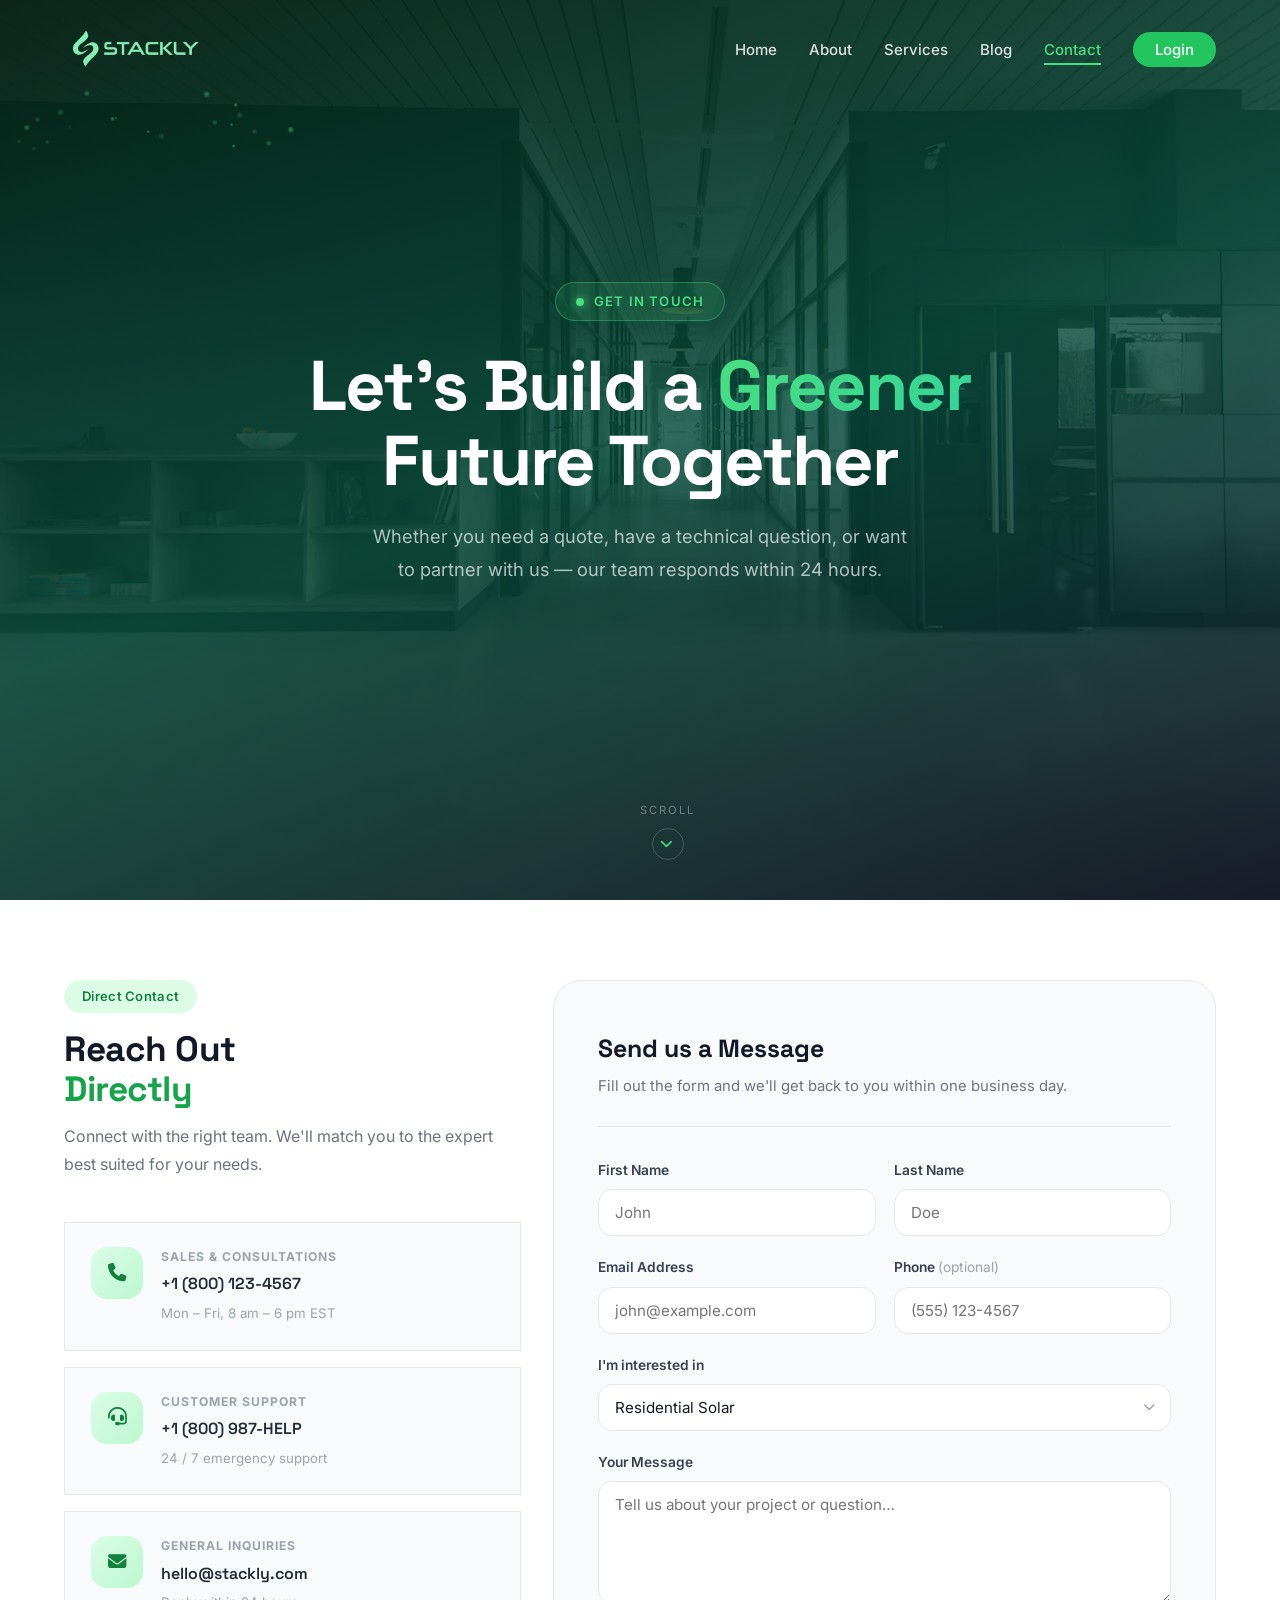
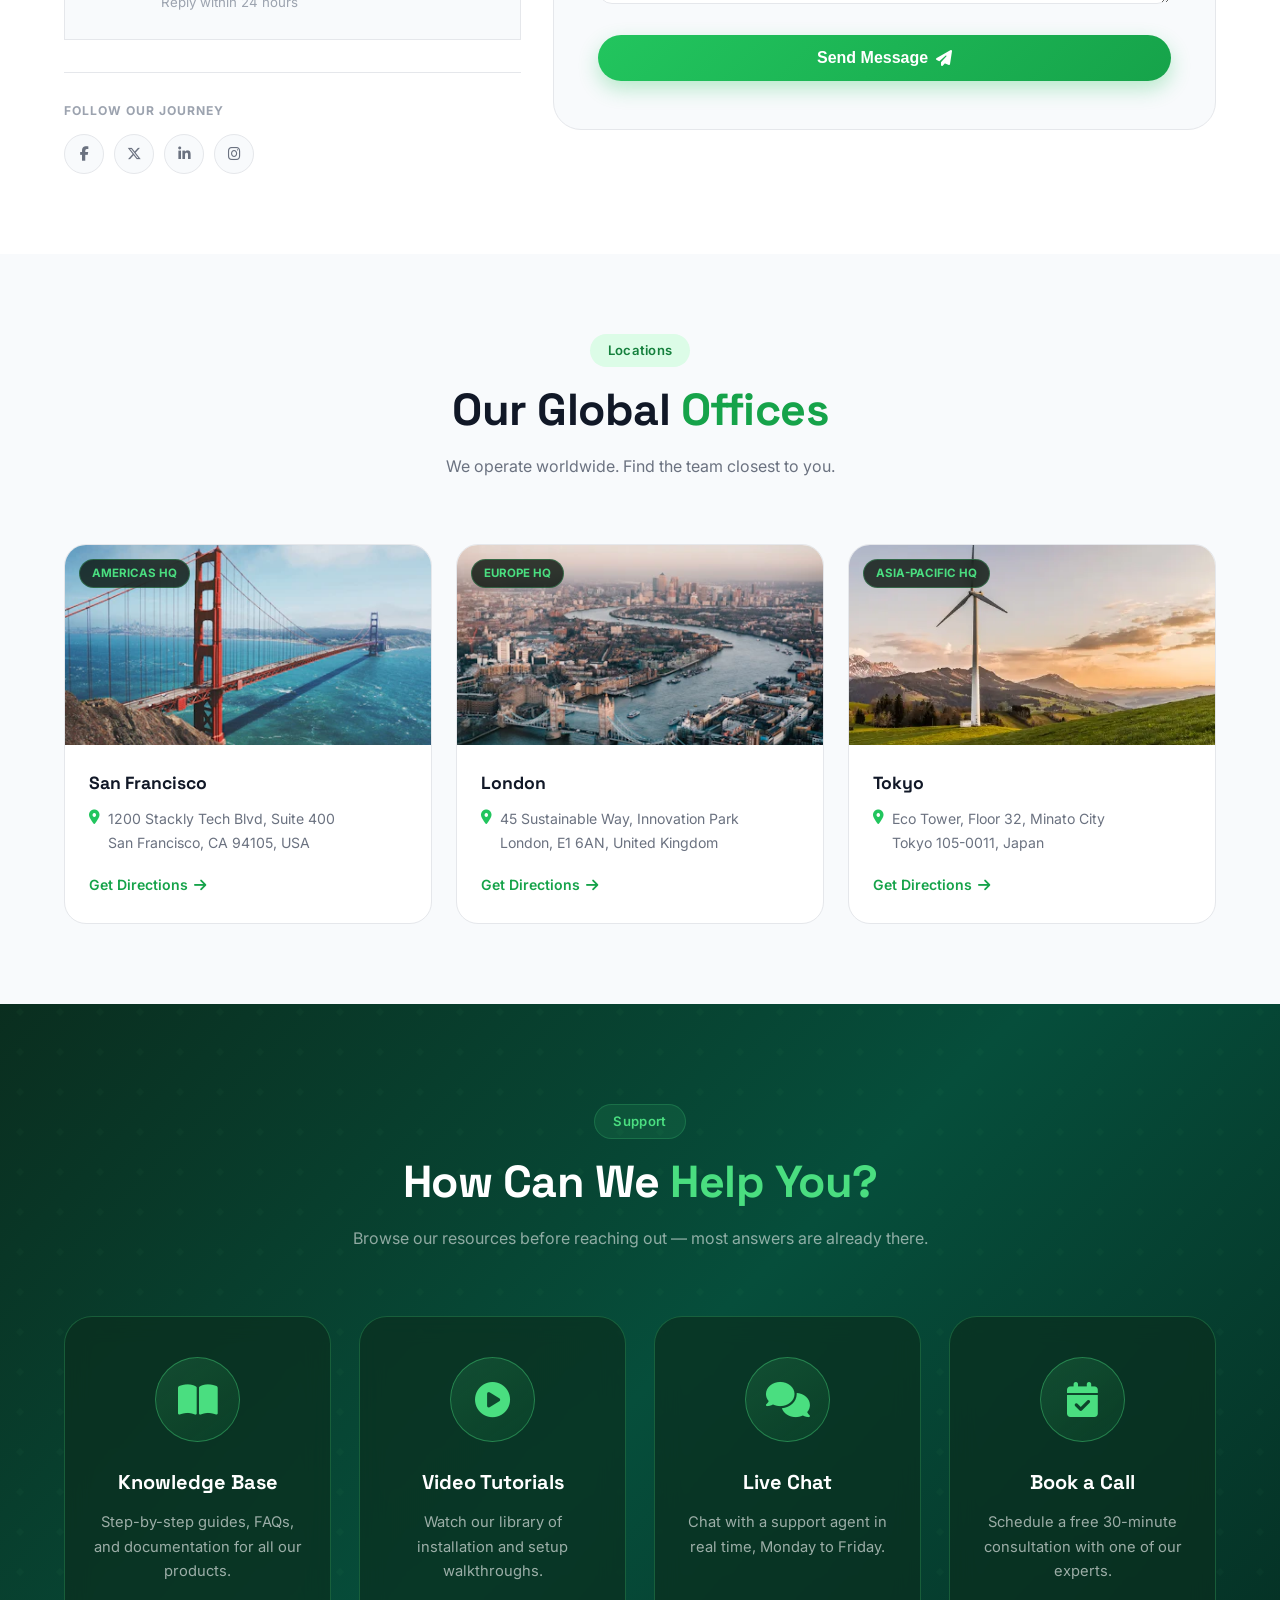
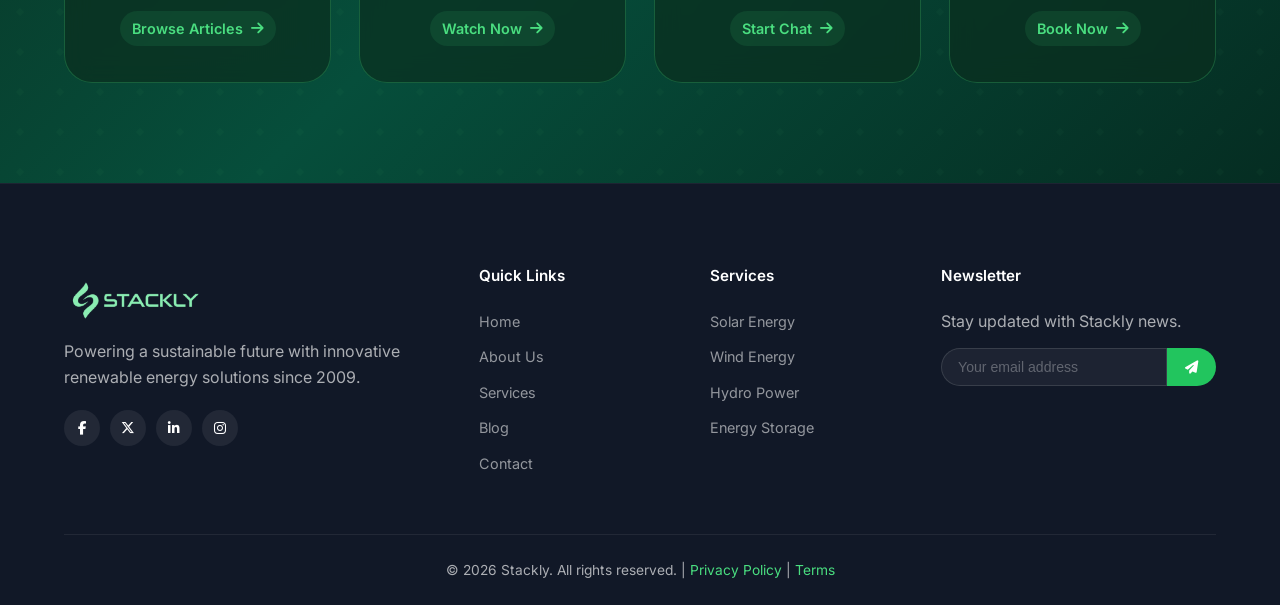
<file: contact.html>
<!DOCTYPE html>
<html lang="en">
<head>
    <meta charset="UTF-8">
    <meta name="viewport" content="width=device-width, initial-scale=1.0, viewport-fit=cover">
    <title>Contact Us — Stackly</title>
    <link rel="preconnect" href="https://fonts.googleapis.com">
    <link href="https://fonts.googleapis.com/css2?family=Inter:wght@300;400;500;600;700;800;900&family=Space+Grotesk:wght@400;500;600;700;800&display=swap" rel="stylesheet">
    <link rel="stylesheet" href="https://cdnjs.cloudflare.com/ajax/libs/font-awesome/6.5.1/css/all.min.css">
    <link rel="stylesheet" href="contact.css">
</head>
<body>

    <!-- ===== NAVBAR ===== -->
    <nav class="navbar" id="navbar">
        <div class="nav-container">
            <a href="index.html" class="nav-logo">
                <img src="logo-removebg-preview.webp" alt="Stackly" class="nav-logo-img">
            </a>
            <ul class="nav-links" id="navLinks">
                <li><a href="index.html">Home</a></li>
                <li><a href="about.html">About</a></li>
                <li><a href="services.html">Services</a></li>
                <li><a href="blog.html">Blog</a></li>
                <li><a href="contact.html" class="active">Contact</a></li>
                <li><a href="login.html" class="nav-btn-login">Login</a></li>
            </ul>
            <button class="hamburger" id="hamburger" aria-label="Toggle navigation" aria-expanded="false">
                <span class="ham-line ham-top"></span>
                <span class="ham-line ham-mid"></span>
                <span class="ham-line ham-bot"></span>
            </button>
        </div>
        <div class="nav-overlay" id="navOverlay"></div>
    </nav>

    <main style="position:relative; z-index:0;">

    <!-- ===== HERO ===== -->
    <section class="contact-hero">
        <div class="contact-hero-overlay"></div>
        <canvas class="hero-canvas" id="heroCanvas"></canvas>
        <div class="contact-hero-content">
            <span class="contact-eyebrow">
                <span class="eyebrow-dot"></span>
                Get in Touch
            </span>
            <h1>Let's Build a <em>Greener</em><br>Future Together</h1>
            <p>Whether you need a quote, have a technical question, or want to partner with us — our team responds within 24 hours.</p>
        </div>
        <div class="contact-hero-scroll">
            <span>Scroll</span>
            <div class="scroll-arrow">
                <i class="fa-solid fa-chevron-down"></i>
            </div>
        </div>
    </section>

    <!-- ===== CONTACT SECTION ===== -->
    <section class="contact-section">
        <div class="container">
            <div class="contact-grid">

                <!-- Info Column -->
                <div class="contact-info-col reveal-left">
                    <span class="section-tag">Direct Contact</span>
                    <h2>Reach Out<br><span>Directly</span></h2>
                    <p>Connect with the right team. We'll match you to the expert best suited for your needs.</p>

                    <div class="info-card">
                        <div class="info-icon"><i class="fa-solid fa-phone"></i></div>
                        <div class="info-content">
                            <h4>Sales &amp; Consultations</h4>
                            <a href="404.html">+1 (800) 123-4567</a>
                            <span>Mon – Fri, 8 am – 6 pm EST</span>
                        </div>
                    </div>

                    <div class="info-card">
                        <div class="info-icon"><i class="fa-solid fa-headset"></i></div>
                        <div class="info-content">
                            <h4>Customer Support</h4>
                            <a href="404.html">+1 (800) 987-HELP</a>
                            <span>24 / 7 emergency support</span>
                        </div>
                    </div>

                    <div class="info-card">
                        <div class="info-icon"><i class="fa-solid fa-envelope"></i></div>
                        <div class="info-content">
                            <h4>General Inquiries</h4>
                            <a href="404.html">hello@stackly.com</a>
                            <span>Reply within 24 hours</span>
                        </div>
                    </div>

                    <div class="contact-social">
                        <h4>Follow Our Journey</h4>
                        <div class="social-links">
                            <a href="404.html" aria-label="Facebook"><i class="fa-brands fa-facebook-f"></i></a>
                            <a href="404.html" aria-label="X / Twitter"><i class="fa-brands fa-x-twitter"></i></a>
                            <a href="404.html" aria-label="LinkedIn"><i class="fa-brands fa-linkedin-in"></i></a>
                            <a href="404.html" aria-label="Instagram"><i class="fa-brands fa-instagram"></i></a>
                        </div>
                    </div>
                </div>

                <!-- Form Column -->
                <div class="contact-form-col reveal-right">
                    <h3>Send us a Message</h3>
                    <p>Fill out the form and we'll get back to you within one business day.</p>

                    <form id="contactForm" novalidate>
                        <div class="form-row">
                            <div class="form-group">
                                <label for="firstName">First Name</label>
                                <input type="text" id="firstName" name="firstName" placeholder="John" required>
                            </div>
                            <div class="form-group">
                                <label for="lastName">Last Name</label>
                                <input type="text" id="lastName" name="lastName" placeholder="Doe" required>
                            </div>
                        </div>
                        <div class="form-row">
                            <div class="form-group">
                                <label for="email">Email Address</label>
                                <input type="email" id="email" name="email" placeholder="john@example.com" required>
                            </div>
                            <div class="form-group">
                                <label for="phone">Phone <span style="font-weight:400;color:var(--gray-400)">(optional)</span></label>
                                <input type="tel" id="phone" name="phone" placeholder="(555) 123-4567">
                            </div>
                        </div>
                        <div class="form-group">
                            <label for="interest">I'm interested in</label>
                            <div class="custom-select-wrapper">
                                <select id="interest" name="interest">
                                    <option value="residential-solar">Residential Solar</option>
                                    <option value="commercial-solar">Commercial Solar</option>
                                    <option value="wind-power">Wind Power Solutions</option>
                                    <option value="battery">Battery Storage</option>
                                    <option value="support">Technical Support</option>
                                    <option value="other">Other Inquiry</option>
                                </select>
                                <i class="fa-solid fa-chevron-down select-icon"></i>
                            </div>
                        </div>
                        <div class="form-group">
                            <label for="message">Your Message</label>
                            <textarea id="message" name="message" rows="5" placeholder="Tell us about your project or question…" required></textarea>
                        </div>
                        <div class="form-status" id="formStatus" role="alert" aria-live="polite"></div>
                        <button type="submit" class="btn btn-primary btn-lg submit-btn">
                            Send Message <i class="fa-solid fa-paper-plane"></i>
                        </button>
                    </form>
                </div>

            </div>
        </div>
    </section>

    <!-- ===== LOCATIONS SECTION ===== -->
    <section class="locations-section">
        <div class="container">
            <div class="section-header reveal-fade">
                <span class="section-tag">Locations</span>
                <h2>Our Global <span>Offices</span></h2>
                <p>We operate worldwide. Find the team closest to you.</p>
            </div>
            <div class="locations-grid">
                <!-- San Francisco -->
                <div class="location-card reveal-up" style="--delay:0ms">
                    <div class="location-img-wrap">
                        <img src="contact1.webp" alt="San Francisco Office" loading="lazy">
                        <span class="location-badge">Americas HQ</span>
                    </div>
                    <div class="location-info">
                        <h3>San Francisco</h3>
                        <p><i class="fa-solid fa-location-dot"></i> 1200 Stackly Tech Blvd, Suite 400<br>San Francisco, CA 94105, USA</p>
                        <a href="404.html" class="text-link">Get Directions <i class="fa-solid fa-arrow-right"></i></a>
                    </div>
                </div>
                <!-- London -->
                <div class="location-card reveal-up" style="--delay:100ms">
                    <div class="location-img-wrap">
                        <img src="contact2.webp" alt="London Office" loading="lazy">
                        <span class="location-badge">Europe HQ</span>
                    </div>
                    <div class="location-info">
                        <h3>London</h3>
                        <p><i class="fa-solid fa-location-dot"></i> 45 Sustainable Way, Innovation Park<br>London, E1 6AN, United Kingdom</p>
                        <a href="404.html" class="text-link">Get Directions <i class="fa-solid fa-arrow-right"></i></a>
                    </div>
                </div>
                <!-- Tokyo -->
                <div class="location-card reveal-up" style="--delay:200ms">
                    <div class="location-img-wrap">
                        <img src="contact3.webp" alt="Tokyo Office" loading="lazy">
                        <span class="location-badge">Asia-Pacific HQ</span>
                    </div>
                    <div class="location-info">
                        <h3>Tokyo</h3>
                        <p><i class="fa-solid fa-location-dot"></i> Eco Tower, Floor 32, Minato City<br>Tokyo 105-0011, Japan</p>
                        <a href="404.html" class="text-link">Get Directions <i class="fa-solid fa-arrow-right"></i></a>
                    </div>
                </div>
            </div>
        </div>
    </section>

    <!-- ===== SUPPORT SECTION ===== -->
    <section class="support-section">
        <div class="container">
            <div class="section-header reveal-fade">
                <span class="section-tag section-tag-light">Support</span>
                <h2>How Can We <span style="color:var(--green-400)">Help You?</span></h2>
                <p>Browse our resources before reaching out — most answers are already there.</p>
            </div>
            <div class="support-grid">
                <div class="support-card reveal-up" style="--delay:0ms">
                    <div class="support-icon"><i class="fa-solid fa-book-open"></i></div>
                    <h4>Knowledge Base</h4>
                    <p>Step-by-step guides, FAQs, and documentation for all our products.</p>
                    <a href="404.html">Browse Articles <i class="fa-solid fa-arrow-right"></i></a>
                </div>
                <div class="support-card reveal-up" style="--delay:80ms">
                    <div class="support-icon"><i class="fa-solid fa-circle-play"></i></div>
                    <h4>Video Tutorials</h4>
                    <p>Watch our library of installation and setup walkthroughs.</p>
                    <a href="404.html">Watch Now <i class="fa-solid fa-arrow-right"></i></a>
                </div>
                <div class="support-card reveal-up" style="--delay:160ms">
                    <div class="support-icon"><i class="fa-solid fa-comments"></i></div>
                    <h4>Live Chat</h4>
                    <p>Chat with a support agent in real time, Monday to Friday.</p>
                    <a href="404.html">Start Chat <i class="fa-solid fa-arrow-right"></i></a>
                </div>
                <div class="support-card reveal-up" style="--delay:240ms">
                    <div class="support-icon"><i class="fa-solid fa-calendar-check"></i></div>
                    <h4>Book a Call</h4>
                    <p>Schedule a free 30-minute consultation with one of our experts.</p>
                    <a href="404.html">Book Now <i class="fa-solid fa-arrow-right"></i></a>
                </div>
            </div>
        </div>
    </section>

    </main>

    <!-- ===== FOOTER ===== -->
    <footer class="footer">
        <div class="container">
            <div class="footer-grid">
                <div class="footer-col">
                      <a href="index.html" class="footer-logo">
                    <img src="logo-removebg-preview.webp" alt="Stackly" class="footer-logo-img">
                </a>
                    <p>Powering a sustainable future with innovative renewable energy solutions since 2009.</p>
                    <div class="footer-social">
                        <a href="404.html" aria-label="Facebook"><i class="fa-brands fa-facebook-f"></i></a>
                        <a href="404.html" aria-label="Twitter"><i class="fa-brands fa-x-twitter"></i></a>
                        <a href="404.html" aria-label="LinkedIn"><i class="fa-brands fa-linkedin-in"></i></a>
                        <a href="404.html" aria-label="Instagram"><i class="fa-brands fa-instagram"></i></a>
                    </div>
                </div>
                <div class="footer-col">
                    <h4>Quick Links</h4>
                    <ul>
                        <li><a href="index.html">Home</a></li>
                        <li><a href="about.html">About Us</a></li>
                        <li><a href="services.html">Services</a></li>
                        <li><a href="blog.html">Blog</a></li>
                        <li><a href="contact.html">Contact</a></li>
                    </ul>
                </div>
                <div class="footer-col">
                    <h4>Services</h4>
                    <ul>
                        <li><a href="services.html">Solar Energy</a></li>
                        <li><a href="services.html">Wind Energy</a></li>
                        <li><a href="services.html">Hydro Power</a></li>
                        <li><a href="services.html">Energy Storage</a></li>
                    </ul>
                </div>
                <div class="footer-col">
                    <h4>Newsletter</h4>
                    <p>Stay updated with Stackly news.</p>
                    <div class="footer-newsletter">
                        <input type="email" id="nlEmail" placeholder="Your email address" aria-label="Newsletter email">
                        <button type="button" id="nlBtn"><i class="fa-solid fa-paper-plane"></i></button>
                    </div>
                </div>
            </div>
            <div class="footer-bottom">
                <p>&copy; 2026 Stackly. All rights reserved. | <a href="404.html">Privacy Policy</a> | <a href="404.html">Terms</a></p>
            </div>
        </div>
    </footer>

    <button class="scroll-top" id="scrollTop" aria-label="Scroll to top">
        <i class="fa-solid fa-chevron-up"></i>
    </button>

    <script src="contact.js"></script>
</body>
</html>
</file>
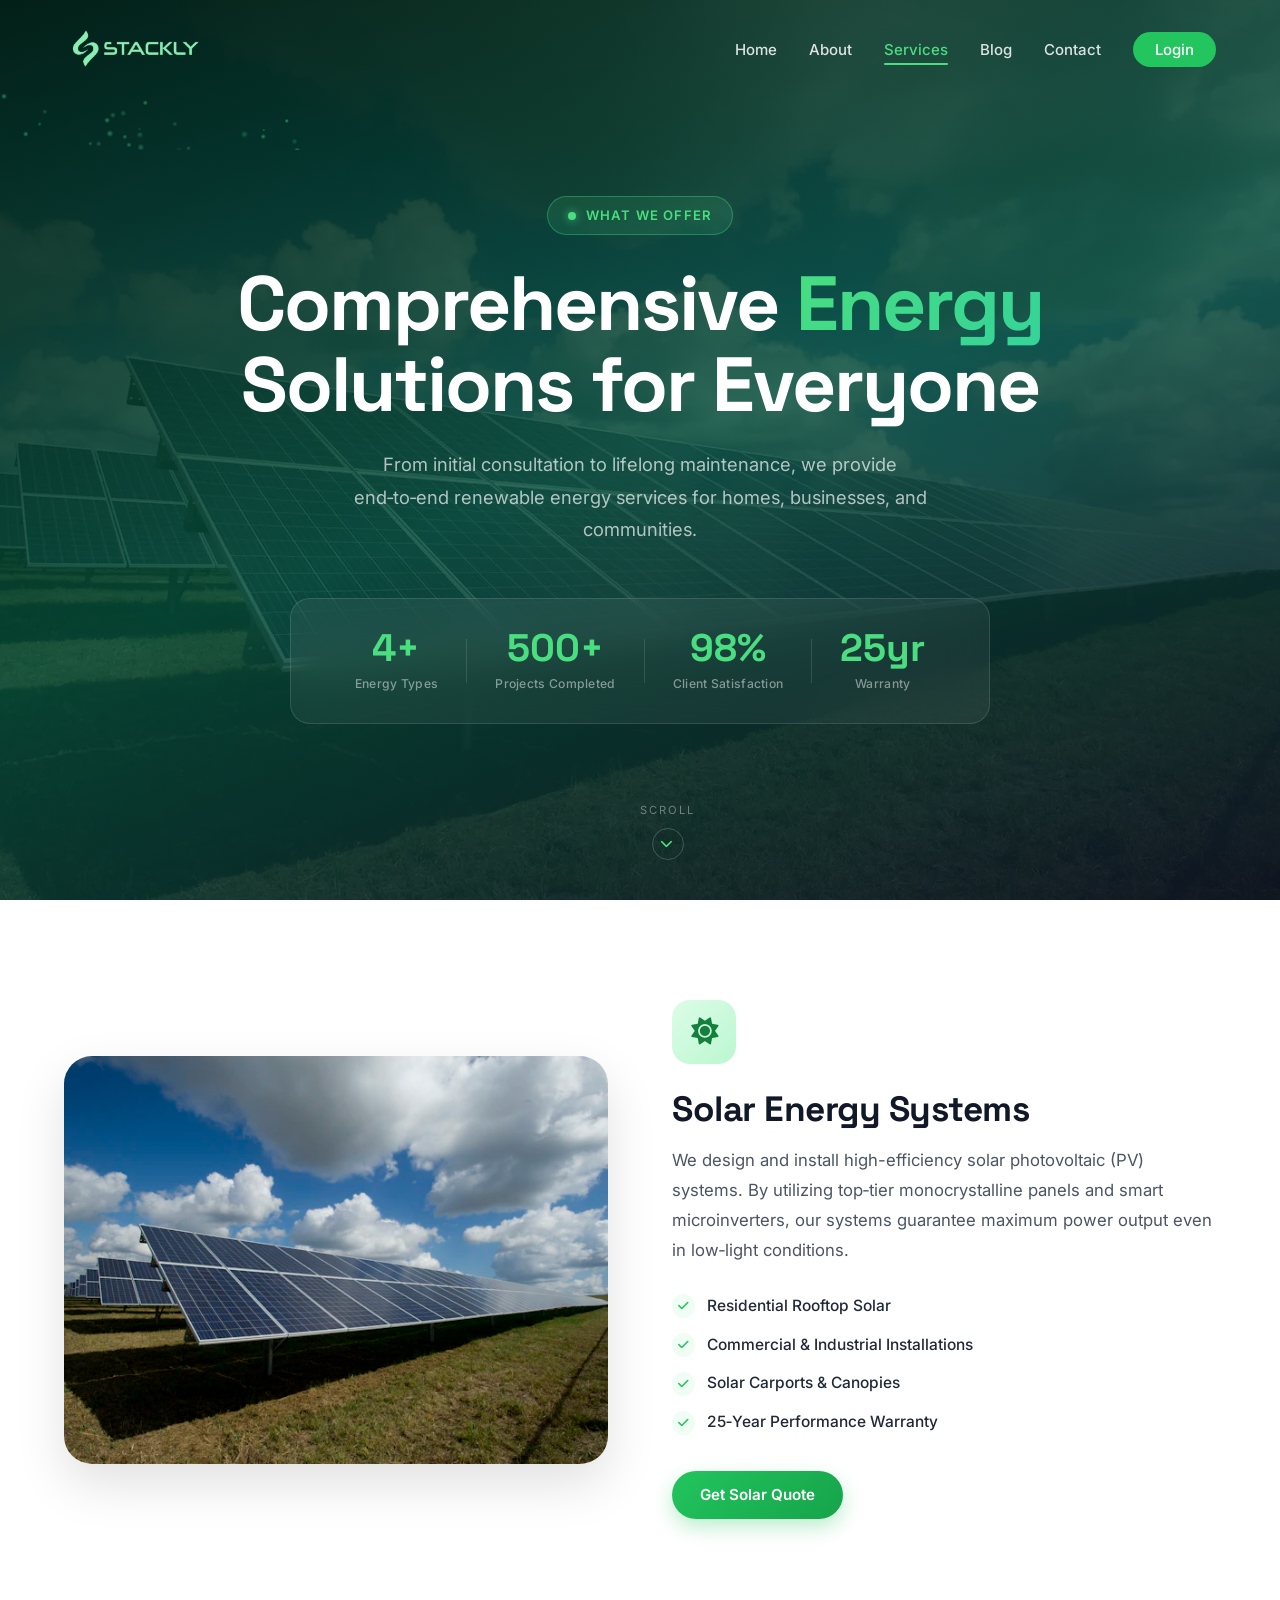
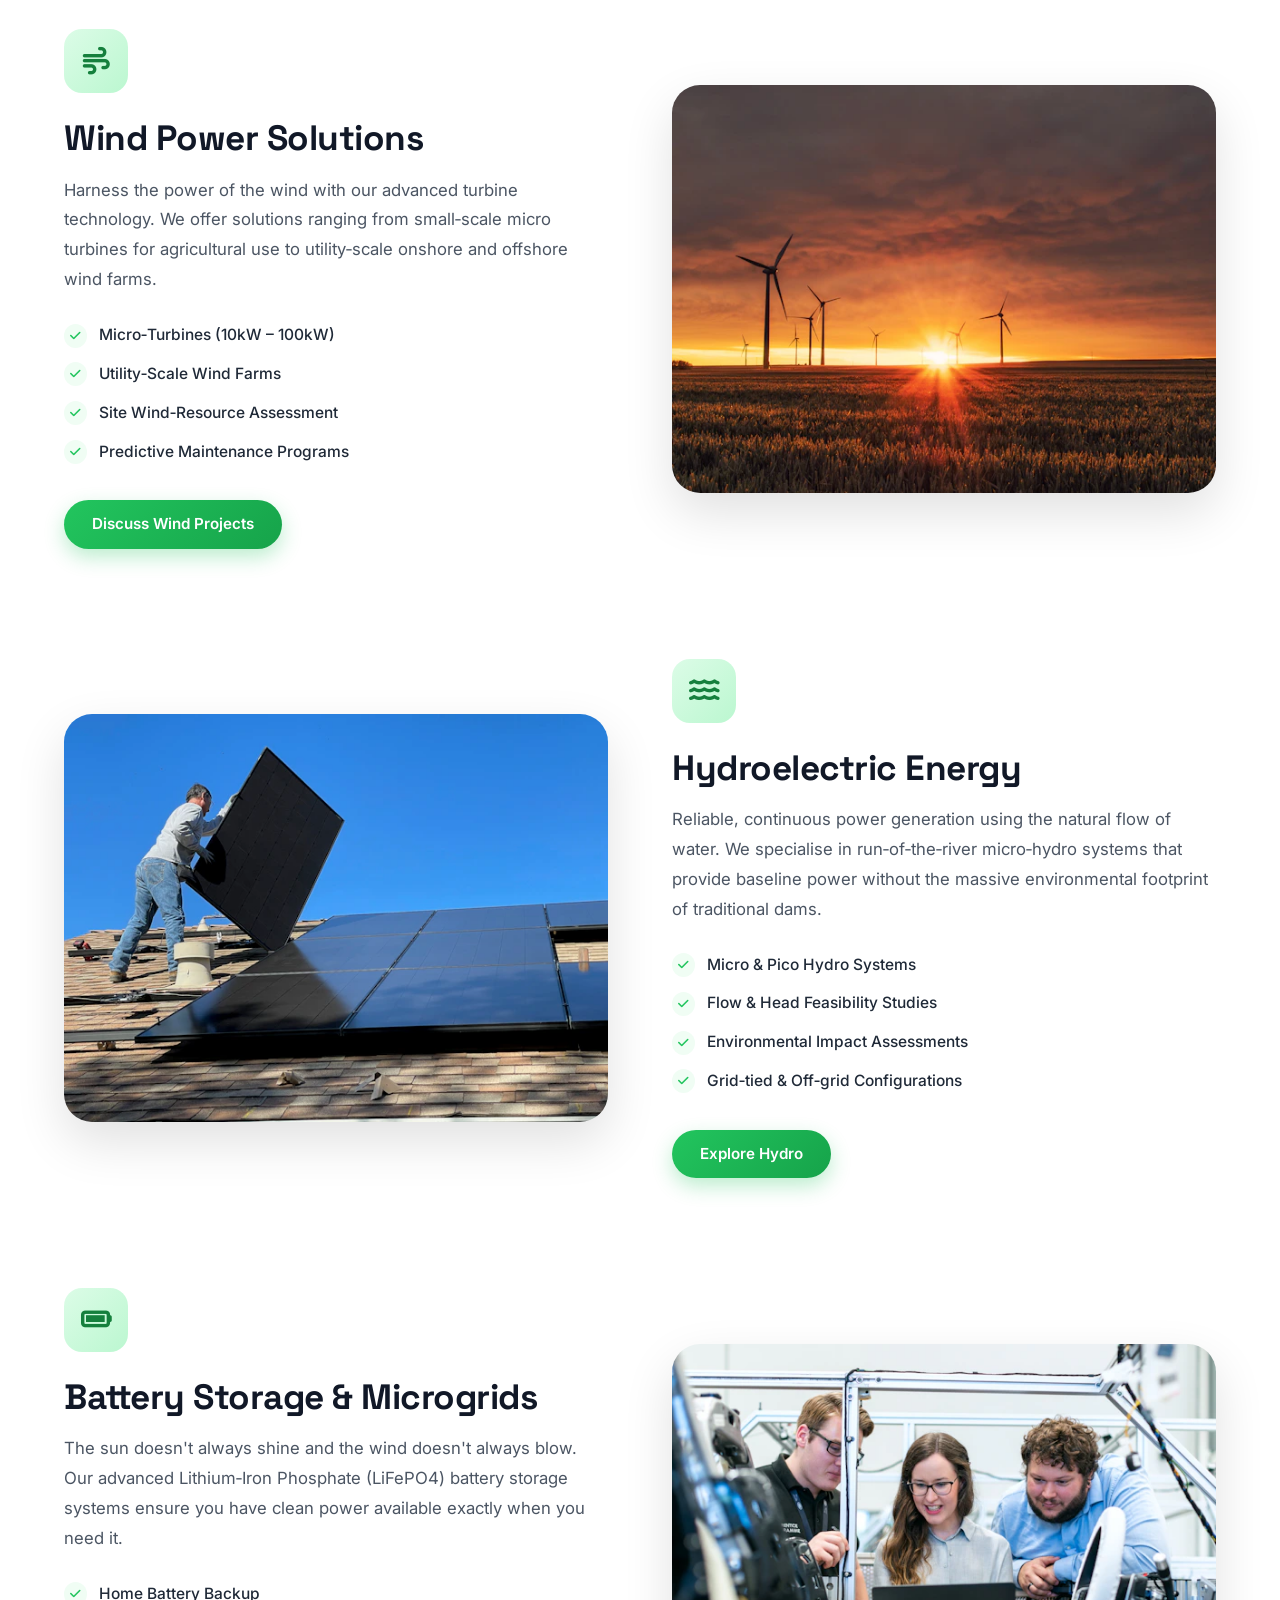
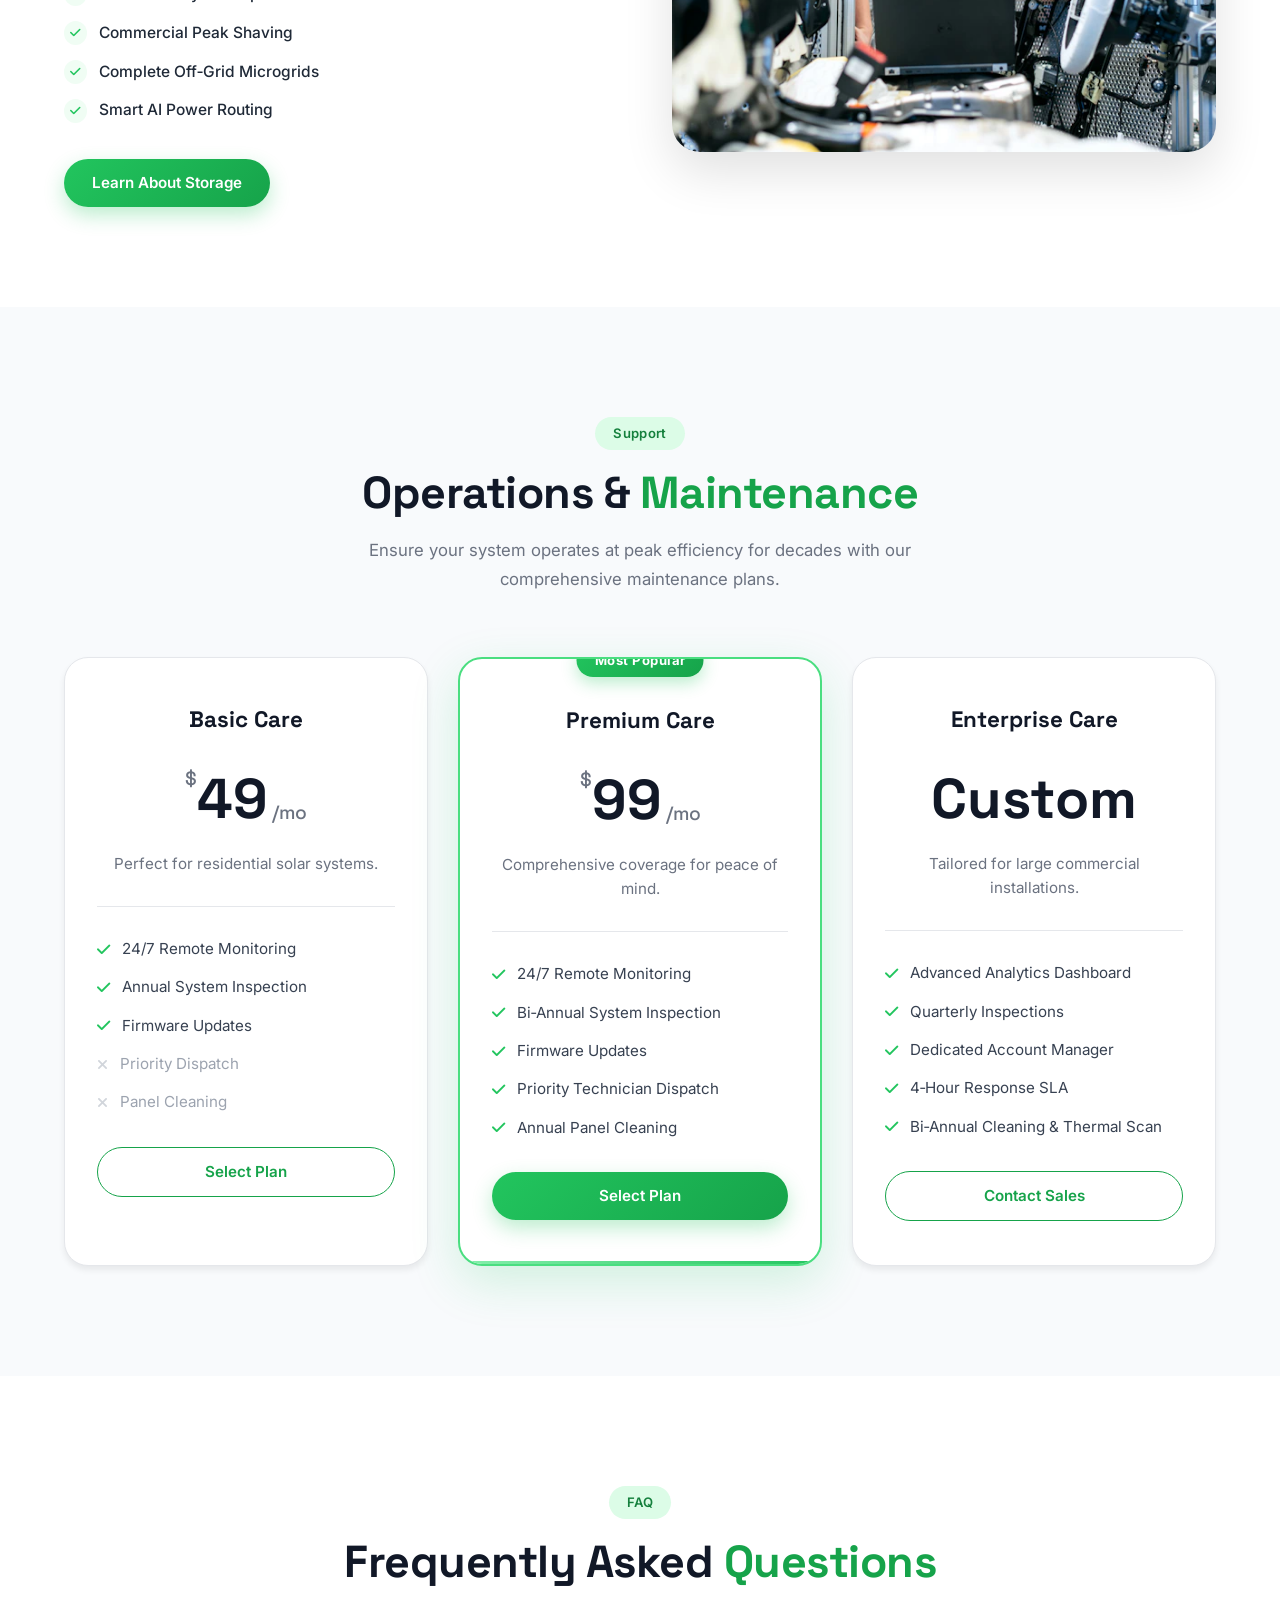
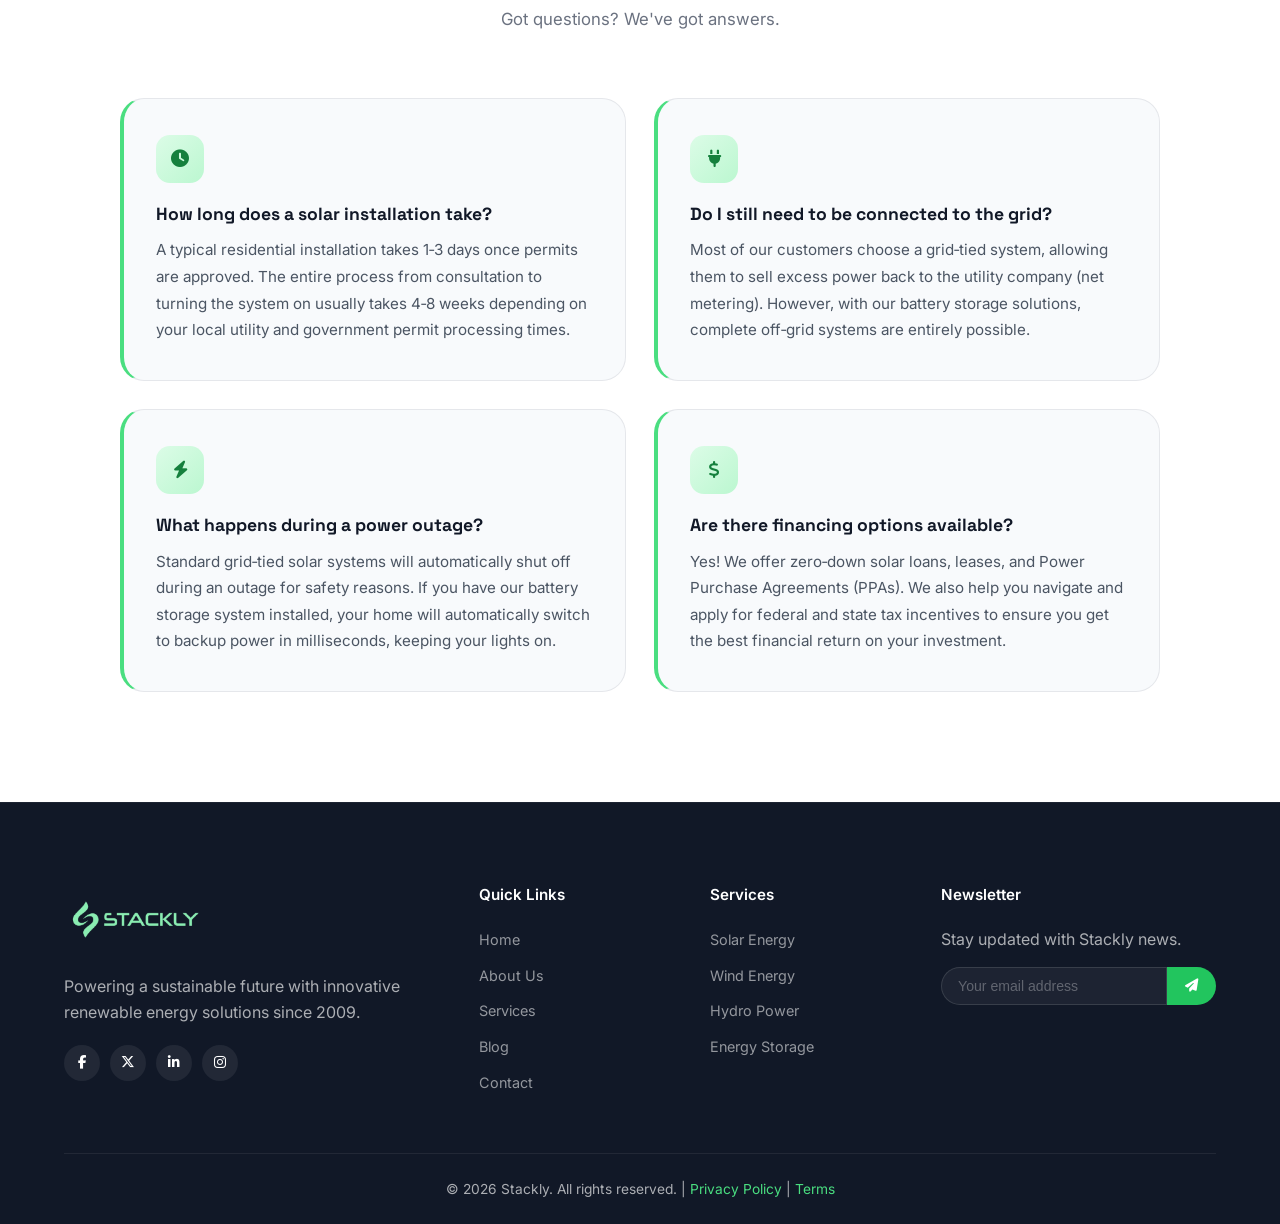
<file: services.html>
<!DOCTYPE html>
<html lang="en">
<head>
    <meta charset="UTF-8">
    <meta name="viewport" content="width=device-width, initial-scale=1.0">
    <title>Our Services - Stackly</title>
    <link rel="preconnect" href="https://fonts.googleapis.com">
    <link href="https://fonts.googleapis.com/css2?family=Inter:wght@300;400;500;600;700;800;900&family=Space+Grotesk:wght@400;500;600;700;800&display=swap" rel="stylesheet">
    <link rel="stylesheet" href="https://cdnjs.cloudflare.com/ajax/libs/font-awesome/6.5.1/css/all.min.css">
    <link rel="stylesheet" href="services.css">
</head>
<body>

    <!-- ===== NAVBAR ===== -->
    <nav class="navbar" id="navbar">
        <div class="nav-container">
            <a href="index.html" class="nav-logo">
                <img src="logo-removebg-preview.webp" alt="Stackly" class="nav-logo-img">
            </a>
            <ul class="nav-links" id="navLinks">
                <li><a href="index.html">Home</a></li>
                <li><a href="about.html">About</a></li>
                <li><a href="services.html" class="active">Services</a></li>
                <li><a href="blog.html">Blog</a></li>
                <li><a href="contact.html">Contact</a></li>
                <li><a href="login.html" class="nav-btn-login">Login</a></li>
            </ul>
            <button class="hamburger" id="hamburger" aria-label="Toggle navigation" aria-expanded="false">
                <span class="ham-line ham-top"></span>
                <span class="ham-line ham-mid"></span>
                <span class="ham-line ham-bot"></span>
            </button>
        </div>
        <div class="nav-overlay" id="navOverlay"></div>
    </nav>

    <main style="position:relative; z-index:0;">

    <!-- ===== HERO ===== -->
    <section class="services-hero-full">
        <div class="services-hero-overlay"></div>
        <canvas class="hero-canvas" id="heroCanvas"></canvas>
        <div class="services-hero-content">
            <span class="services-eyebrow">
                <span class="eyebrow-dot"></span>
                What We Offer
            </span>
            <h1>Comprehensive <em>Energy</em><br>Solutions for Everyone</h1>
            <p>From initial consultation to lifelong maintenance, we provide end‑to‑end renewable energy services for homes, businesses, and communities.</p>
            <div class="services-hero-stats">
                <div class="ahs-item" data-count="4" data-suffix="+">
                    <strong class="counter">0</strong>
                    <span>Energy Types</span>
                </div>
                <div class="ahs-divider"></div>
                <div class="ahs-item" data-count="500" data-suffix="+">
                    <strong class="counter">0</strong>
                    <span>Projects Completed</span>
                </div>
                <div class="ahs-divider"></div>
                <div class="ahs-item" data-count="98" data-suffix="%">
                    <strong class="counter">0</strong>
                    <span>Client Satisfaction</span>
                </div>
                <div class="ahs-divider"></div>
                <div class="ahs-item" data-count="25" data-suffix="yr">
                    <strong class="counter">0</strong>
                    <span>Warranty</span>
                </div>
            </div>
        </div>
        <div class="services-hero-scroll">
            <span>Scroll</span>
            <div class="scroll-arrow">
                <i class="fa-solid fa-chevron-down"></i>
            </div>
        </div>
    </section>

    <!-- ===== DETAILED SERVICES ===== -->
    <section class="detailed-services">
        <div class="container">

            <div class="service-detail-row reveal-up">
                <div class="service-detail-img">
                    <img src="services1.webp" alt="Solar Panels" loading="lazy">
                </div>
                <div class="service-detail-content">
                    <div class="service-icon"><i class="fa-solid fa-sun"></i></div>
                    <h2>Solar Energy Systems</h2>
                    <p>We design and install high-efficiency solar photovoltaic (PV) systems. By utilizing top‑tier monocrystalline panels and smart microinverters, our systems guarantee maximum power output even in low‑light conditions.</p>
                    <ul class="service-features">
                        <li><i class="fa-solid fa-check"></i> Residential Rooftop Solar</li>
                        <li><i class="fa-solid fa-check"></i> Commercial &amp; Industrial Installations</li>
                        <li><i class="fa-solid fa-check"></i> Solar Carports &amp; Canopies</li>
                        <li><i class="fa-solid fa-check"></i> 25‑Year Performance Warranty</li>
                    </ul>
                    <a href="404.html" class="btn btn-primary">Get Solar Quote</a>
                </div>
            </div>

            <div class="service-detail-row reverse reveal-up" style="--delay:80ms">
                <div class="service-detail-img">
                    <img src="services2.webp" alt="Wind Turbines" loading="lazy">
                </div>
                <div class="service-detail-content">
                    <div class="service-icon"><i class="fa-solid fa-wind"></i></div>
                    <h2>Wind Power Solutions</h2>
                    <p>Harness the power of the wind with our advanced turbine technology. We offer solutions ranging from small‑scale micro turbines for agricultural use to utility‑scale onshore and offshore wind farms.</p>
                    <ul class="service-features">
                        <li><i class="fa-solid fa-check"></i> Micro‑Turbines (10kW – 100kW)</li>
                        <li><i class="fa-solid fa-check"></i> Utility‑Scale Wind Farms</li>
                        <li><i class="fa-solid fa-check"></i> Site Wind‑Resource Assessment</li>
                        <li><i class="fa-solid fa-check"></i> Predictive Maintenance Programs</li>
                    </ul>
                    <a href="404.html" class="btn btn-primary">Discuss Wind Projects</a>
                </div>
            </div>

            <div class="service-detail-row reveal-up" style="--delay:160ms">
                <div class="service-detail-img">
                    <img src="services3.webp" alt="Hydroelectric Dam" loading="lazy">
                </div>
                <div class="service-detail-content">
                    <div class="service-icon"><i class="fa-solid fa-water"></i></div>
                    <h2>Hydroelectric Energy</h2>
                    <p>Reliable, continuous power generation using the natural flow of water. We specialise in run‑of‑the‑river micro‑hydro systems that provide baseline power without the massive environmental footprint of traditional dams.</p>
                    <ul class="service-features">
                        <li><i class="fa-solid fa-check"></i> Micro &amp; Pico Hydro Systems</li>
                        <li><i class="fa-solid fa-check"></i> Flow &amp; Head Feasibility Studies</li>
                        <li><i class="fa-solid fa-check"></i> Environmental Impact Assessments</li>
                        <li><i class="fa-solid fa-check"></i> Grid‑tied &amp; Off‑grid Configurations</li>
                    </ul>
                    <a href="404.html" class="btn btn-primary">Explore Hydro</a>
                </div>
            </div>

            <!-- BATTERY STORAGE -->
            <div class="service-detail-row reverse reveal-up" style="--delay:240ms">
                <div class="service-detail-img">
                    <img src="services4.webp" alt="Battery Storage System" loading="lazy">
                </div>
                <div class="service-detail-content">
                    <div class="service-icon"><i class="fa-solid fa-battery-full"></i></div>
                    <h2>Battery Storage &amp; Microgrids</h2>
                    <p>The sun doesn't always shine and the wind doesn't always blow. Our advanced Lithium‑Iron Phosphate (LiFePO4) battery storage systems ensure you have clean power available exactly when you need it.</p>
                    <ul class="service-features">
                        <li><i class="fa-solid fa-check"></i> Home Battery Backup</li>
                        <li><i class="fa-solid fa-check"></i> Commercial Peak Shaving</li>
                        <li><i class="fa-solid fa-check"></i> Complete Off‑Grid Microgrids</li>
                        <li><i class="fa-solid fa-check"></i> Smart AI Power Routing</li>
                    </ul>
                    <a href="404.html" class="btn btn-primary">Learn About Storage</a>
                </div>
            </div>

        </div>
    </section>

    <!-- ===== MAINTENANCE PLANS ===== -->
    <section class="pricing-section">
        <div class="container">
            <div class="section-header reveal-fade">
                <span class="section-tag">Support</span>
                <h2>Operations &amp; <span>Maintenance</span></h2>
                <p>Ensure your system operates at peak efficiency for decades with our comprehensive maintenance plans.</p>
            </div>
            <div class="pricing-grid">
                <div class="pricing-card reveal-up" style="--delay:0ms">
                    <h3>Basic Care</h3>
                    <div class="price"><span>$</span>49<span>/mo</span></div>
                    <p class="pricing-desc">Perfect for residential solar systems.</p>
                    <ul class="pricing-features">
                        <li><i class="fa-solid fa-check"></i> 24/7 Remote Monitoring</li>
                        <li><i class="fa-solid fa-check"></i> Annual System Inspection</li>
                        <li><i class="fa-solid fa-check"></i> Firmware Updates</li>
                        <li class="disabled"><i class="fa-solid fa-xmark"></i> Priority Dispatch</li>
                        <li class="disabled"><i class="fa-solid fa-xmark"></i> Panel Cleaning</li>
                    </ul>
                    <a href="404.html" class="btn btn-outline">Select Plan</a>
                </div>
                <div class="pricing-card featured reveal-up" style="--delay:120ms">
                    <div class="featured-badge">Most Popular</div>
                    <h3>Premium Care</h3>
                    <div class="price"><span>$</span>99<span>/mo</span></div>
                    <p class="pricing-desc">Comprehensive coverage for peace of mind.</p>
                    <ul class="pricing-features">
                        <li><i class="fa-solid fa-check"></i> 24/7 Remote Monitoring</li>
                        <li><i class="fa-solid fa-check"></i> Bi‑Annual System Inspection</li>
                        <li><i class="fa-solid fa-check"></i> Firmware Updates</li>
                        <li><i class="fa-solid fa-check"></i> Priority Technician Dispatch</li>
                        <li><i class="fa-solid fa-check"></i> Annual Panel Cleaning</li>
                    </ul>
                    <a href="404.html" class="btn btn-primary">Select Plan</a>
                </div>
                <div class="pricing-card reveal-up" style="--delay:240ms">
                    <h3>Enterprise Care</h3>
                    <div class="price">Custom</div>
                    <p class="pricing-desc">Tailored for large commercial installations.</p>
                    <ul class="pricing-features">
                        <li><i class="fa-solid fa-check"></i> Advanced Analytics Dashboard</li>
                        <li><i class="fa-solid fa-check"></i> Quarterly Inspections</li>
                        <li><i class="fa-solid fa-check"></i> Dedicated Account Manager</li>
                        <li><i class="fa-solid fa-check"></i> 4‑Hour Response SLA</li>
                        <li><i class="fa-solid fa-check"></i> Bi‑Annual Cleaning &amp; Thermal Scan</li>
                    </ul>
                    <a href="404.html" class="btn btn-outline">Contact Sales</a>
                </div>
            </div>
        </div>
    </section>

    <!-- ===== FAQ ===== -->
    <section class="faq-section">
        <div class="container">
            <div class="section-header reveal-fade">
                <span class="section-tag">FAQ</span>
                <h2>Frequently Asked <span>Questions</span></h2>
                <p>Got questions? We've got answers.</p>
            </div>
            <div class="faq-grid">
                <div class="faq-item reveal-up" style="--delay:0ms">
                    <div class="faq-icon"><i class="fa-solid fa-clock"></i></div>
                    <h4>How long does a solar installation take?</h4>
                    <p>A typical residential installation takes 1‑3 days once permits are approved. The entire process from consultation to turning the system on usually takes 4‑8 weeks depending on your local utility and government permit processing times.</p>
                </div>
                <div class="faq-item reveal-up" style="--delay:80ms">
                    <div class="faq-icon"><i class="fa-solid fa-plug"></i></div>
                    <h4>Do I still need to be connected to the grid?</h4>
                    <p>Most of our customers choose a grid‑tied system, allowing them to sell excess power back to the utility company (net metering). However, with our battery storage solutions, complete off‑grid systems are entirely possible.</p>
                </div>
                <div class="faq-item reveal-up" style="--delay:160ms">
                    <div class="faq-icon"><i class="fa-solid fa-bolt"></i></div>
                    <h4>What happens during a power outage?</h4>
                    <p>Standard grid‑tied solar systems will automatically shut off during an outage for safety reasons. If you have our battery storage system installed, your home will automatically switch to backup power in milliseconds, keeping your lights on.</p>
                </div>
                <div class="faq-item reveal-up" style="--delay:240ms">
                    <div class="faq-icon"><i class="fa-solid fa-dollar-sign"></i></div>
                    <h4>Are there financing options available?</h4>
                    <p>Yes! We offer zero‑down solar loans, leases, and Power Purchase Agreements (PPAs). We also help you navigate and apply for federal and state tax incentives to ensure you get the best financial return on your investment.</p>
                </div>
            </div>
        </div>
    </section>

    </main>

    <!-- ===== FOOTER (logo fixed) ===== -->
    <footer class="footer">
        <div class="container">
            <div class="footer-grid">
                <div class="footer-col">
                      <a href="index.html" class="footer-logo">
                    <img src="logo-removebg-preview.webp" alt="Stackly" class="footer-logo-img">
                </a>
                    <p>Powering a sustainable future with innovative renewable energy solutions since 2009.</p>
                    <div class="footer-social">
                        <a href="404.html" aria-label="Facebook"><i class="fa-brands fa-facebook-f"></i></a>
                        <a href="404.html" aria-label="Twitter"><i class="fa-brands fa-x-twitter"></i></a>
                        <a href="404.html" aria-label="LinkedIn"><i class="fa-brands fa-linkedin-in"></i></a>
                        <a href="404.html" aria-label="Instagram"><i class="fa-brands fa-instagram"></i></a>
                    </div>
                </div>
                <div class="footer-col">
                    <h4>Quick Links</h4>
                    <ul>
                        <li><a href="index.html">Home</a></li>
                        <li><a href="about.html">About Us</a></li>
                        <li><a href="services.html">Services</a></li>
                        <li><a href="blog.html">Blog</a></li>
                        <li><a href="contact.html">Contact</a></li>
                    </ul>
                </div>
                <div class="footer-col">
                    <h4>Services</h4>
                    <ul>
                        <li><a href="services.html">Solar Energy</a></li>
                        <li><a href="services.html">Wind Energy</a></li>
                        <li><a href="services.html">Hydro Power</a></li>
                        <li><a href="services.html">Energy Storage</a></li>
                    </ul>
                </div>
                <div class="footer-col">
                    <h4>Newsletter</h4>
                    <p>Stay updated with Stackly news.</p>
                    <div class="footer-newsletter">
                        <input type="email" placeholder="Your email address">
                        <button type="button" aria-label="Subscribe"><i class="fa-solid fa-paper-plane"></i></button>
                    </div>
                </div>
            </div>
            <div class="footer-bottom">
                <p>&copy; 2026 Stackly. All rights reserved. | <a href="404.html">Privacy Policy</a> | <a href="404.html">Terms</a></p>
            </div>
        </div>
    </footer>

    <button class="scroll-top" id="scrollTop" aria-label="Scroll to top">
        <i class="fa-solid fa-chevron-up"></i>
    </button>

    <script src="services.js"></script>
</body>
</html>
</file>
<file: index.css>
/* ===========================
   GLOBAL VARIABLES & RESET
   =========================== */
:root {
    --green-50: #f0fdf4;
    --green-100: #dcfce7;
    --green-200: #bbf7d0;
    --green-400: #4ade80;
    --green-500: #22c55e;
    --green-600: #16a34a;
    --green-700: #15803d;
    --green-800: #166534;
    --green-900: #064e3b;
    --amber-500: #f59e0b;
    --white: #ffffff;
    --off-white: #f8faf9;
    --gray-100: #f3f4f6;
    --gray-200: #e5e7eb;
    --gray-500: #6b7280;
    --gray-700: #374151;
    --gray-800: #1f2937;
    --gray-900: #111827;
    --shadow-sm: 0 2px 8px rgba(0,0,0,0.08);
    --shadow-md: 0 4px 16px rgba(0,0,0,0.1);
    --shadow-lg: 0 10px 40px rgba(0,0,0,0.12);
    --shadow-xl: 0 20px 60px rgba(0,0,0,0.16);
    --shadow-green: 0 8px 30px rgba(34,197,94,0.3);
    --radius-sm: 8px;
    --radius-md: 12px;
    --radius-lg: 20px;
    --radius-xl: 28px;
    --transition: all 0.3s cubic-bezier(0.4,0,0.2,1);
    --transition-slow: all 0.6s cubic-bezier(0.4,0,0.2,1);
}

/* ===== RESET — NO HORIZONTAL SCROLL ===== */
*, *::before, *::after {
    margin: 0;
    padding: 0;
    box-sizing: border-box;
}

html {
    overflow-x: hidden;
    scroll-behavior: smooth;
    scrollbar-width: thin;
    scrollbar-color: var(--green-400) var(--gray-100);
}

html::-webkit-scrollbar { width: 6px; }
html::-webkit-scrollbar-track { background: var(--gray-100); }
html::-webkit-scrollbar-thumb { background: var(--green-400); border-radius: 3px; }

body {
    font-family: 'Inter', sans-serif;
    color: var(--gray-800);
    background: var(--white);
    line-height: 1.6;
    overflow-x: hidden;
    width: 100%;
    max-width: 100vw;
}

img { max-width: 100%; display: block; }
a { text-decoration: none; }

.container {
    max-width: 1200px;
    margin: 0 auto;
    padding: 0 24px;
    width: 100%;
}

/* ===========================
   NAVBAR — professional (matching about page)
   =========================== */
.navbar {
    position: fixed;
    top: 0;
    left: 0;
    width: 100%;
    z-index: 9999;
    transform: translateZ(0);
    will-change: background, box-shadow;
    transition: background 0.4s cubic-bezier(0.22, 1, 0.36, 1),
                box-shadow 0.4s ease,
                padding 0.3s ease;
    padding: 18px 0;
    background: transparent;
    border: none !important;
}
.navbar.scrolled {
    background: rgba(255,255,255,0.94);
    backdrop-filter: blur(20px);
    -webkit-backdrop-filter: blur(20px);
    box-shadow: 0 1px 0 rgba(0,0,0,0.06), 0 8px 24px rgba(0,0,0,0.06);
    padding: 10px 0;
}
.nav-container {
    max-width: 1200px;
    margin: 0 auto;
    padding: 0 24px;
    display: flex;
    align-items: center;
    justify-content: space-between;
    position: relative;
}
.nav-logo {
    display: flex;
    align-items: center;
    gap: 10px;
    font-family: 'Space Grotesk', sans-serif;
    font-size: 1.4rem;
    font-weight: 700;
    color: var(--white);
    transition: var(--transition);
    z-index: 1001;
}
.navbar.scrolled .nav-logo { color: var(--gray-900); }
.logo-accent { color: var(--green-400); font-weight: 800; }
.navbar.scrolled .logo-accent { color: var(--green-600); }

.nav-links {
    display: flex;
    align-items: center;
    gap: 32px;
    list-style: none;
}
.nav-links a {
    font-weight: 500;
    color: rgba(255,255,255,0.85);
    transition: var(--transition);
    padding: 4px 0;
    font-size: 0.94rem;
    position: relative;
}
.nav-links a::after {
    content: '';
    position: absolute;
    bottom: -2px; left: 0;
    width: 0; height: 2px;
    background: var(--green-400);
    border-radius: 2px;
    transition: width 0.3s cubic-bezier(0.22, 1, 0.36, 1);
}
.nav-links a:hover::after,
.nav-links a.active::after { width: 100%; }
.navbar.scrolled .nav-links a { color: var(--gray-700); }
.nav-links a:hover,
.nav-links a.active { color: var(--green-400); }
.navbar.scrolled .nav-links a:hover,
.navbar.scrolled .nav-links a.active { color: var(--green-600); }
.navbar.scrolled .nav-links a::after { background: var(--green-600); }
.nav-btn-login {
    background: var(--green-500) !important;
    color: var(--white) !important;
    padding: 8px 22px !important;
    border-radius: 50px;
    font-weight: 600;
    transition: background 0.3s ease, transform 0.2s ease !important;
}
.nav-btn-login::after { display: none !important; }
.nav-btn-login:hover { background: var(--green-600) !important; transform: translateY(-1px); }

/* ===== HAMBURGER — professional ===== */
.hamburger {
    display: none;
    flex-direction: column;
    justify-content: center;
    align-items: center;
    width: 44px;
    height: 44px;
    border-radius: 12px;
    border: 1.5px solid rgba(255,255,255,0.25);
    background: rgba(255,255,255,0.08);
    cursor: pointer;
    z-index: 10000;
    gap: 5px;
    transition: background 0.3s ease, border-color 0.3s ease;
    flex-shrink: 0;
    padding: 0;
    position: relative;
}
.navbar.scrolled .hamburger {
    border-color: var(--gray-200);
    background: var(--white);
    box-shadow: var(--shadow-sm);
}
.hamburger.open {
    border-color: rgba(255,255,255,0.3) !important;
    background: rgba(255,255,255,0.1) !important;
    box-shadow: none !important;
}
.hamburger:hover {
    background: rgba(255,255,255,0.18);
    border-color: rgba(255,255,255,0.5);
}
.navbar.scrolled .hamburger:hover {
    border-color: var(--green-400);
    background: var(--green-50);
}
.ham-line {
    display: block;
    width: 20px;
    height: 2px;
    border-radius: 2px;
    background: var(--white);
    transition: transform 0.35s cubic-bezier(0.22, 1, 0.36, 1),
                opacity 0.25s ease,
                width 0.35s cubic-bezier(0.22, 1, 0.36, 1);
    transform-origin: center;
}
.navbar.scrolled .ham-line { background: var(--gray-800); }
.hamburger.open .ham-line { background: var(--white) !important; }

/* X state */
.hamburger.open .ham-top { transform: translateY(7px) rotate(45deg); }
.hamburger.open .ham-mid { opacity: 0; width: 0; }
.hamburger.open .ham-bot { transform: translateY(-7px) rotate(-45deg); }

/* ===== MOBILE NAV OVERLAY ===== */
.nav-overlay {
    display: none;
    position: fixed;
    inset: 0;
    background: rgba(2, 18, 10, 0.75);
    backdrop-filter: blur(6px);
    -webkit-backdrop-filter: blur(6px);
    z-index: 9997;
    opacity: 0;
    transition: opacity 0.38s ease;
    pointer-events: none;
}
.nav-overlay.active {
    opacity: 1;
    pointer-events: all;
}

/* ===== MOBILE NAV PANEL (full‑screen) ===== */
@media (max-width: 768px) {
    .hamburger { display: flex; z-index: 10000; }
    .nav-overlay { display: block; }

    .nav-links {
        position: fixed;
        top: 0; left: 0;
        width: 100%;
        height: 100dvh;
        background: #030f07;
        flex-direction: column;
        justify-content: center;
        align-items: center;
        gap: 0;
        padding: 100px 40px 60px;
        z-index: 9998;
        transition: opacity 0.4s cubic-bezier(0.22, 1, 0.36, 1),
                    transform 0.4s cubic-bezier(0.22, 1, 0.36, 1);
        overflow-y: auto;
        opacity: 0;
        transform: translateY(-18px);
        pointer-events: none;
    }
    .nav-links.active {
        opacity: 1;
        transform: translateY(0);
        pointer-events: all;
    }

    /* Decorative top accent line */
    .nav-links::before {
        content: '';
        position: absolute;
        top: 0; left: 0;
        width: 100%; height: 3px;
        background: linear-gradient(90deg, transparent, var(--green-400), var(--green-600), transparent);
    }

    /* Decorative corner glow */
    .nav-links::after {
        content: '';
        position: absolute;
        top: -120px; right: -80px;
        width: 320px; height: 320px;
        border-radius: 50%;
        background: radial-gradient(circle, rgba(34,197,94,0.08) 0%, transparent 70%);
        pointer-events: none;
    }

    .nav-links li {
        width: 100%;
        max-width: 340px;
        text-align: center;
        border-bottom: 1px solid rgba(255,255,255,0.06);
        opacity: 0;
        transform: translateY(16px);
        transition: opacity 0.35s ease, transform 0.35s ease;
    }
    .nav-links li:last-child {
        border-bottom: none;
        margin-top: 28px;
    }

    /* Stagger in when menu active */
    .nav-links.active li               { opacity: 1; transform: translateY(0); }
    .nav-links.active li:nth-child(1)  { transition-delay: 0.08s; }
    .nav-links.active li:nth-child(2)  { transition-delay: 0.14s; }
    .nav-links.active li:nth-child(3)  { transition-delay: 0.20s; }
    .nav-links.active li:nth-child(4)  { transition-delay: 0.26s; }
    .nav-links.active li:nth-child(5)  { transition-delay: 0.32s; }
    .nav-links.active li:nth-child(6)  { transition-delay: 0.38s; }

    .nav-links a {
        display: block;
        color: rgba(255,255,255,0.72) !important;
        font-family: 'Space Grotesk', sans-serif;
        font-size: 1.25rem;
        font-weight: 600;
        padding: 18px 0;
        letter-spacing: 0.2px;
        transition: color 0.25s ease, letter-spacing 0.25s ease;
    }
    .nav-links a::after { display: none; }

    .nav-links a:hover,
    .nav-links a.active {
        color: var(--green-400) !important;
        letter-spacing: 0.6px;
    }

    /* Active indicator dot */
    .nav-links a.active::before {
        content: '•';
        margin-right: 8px;
        color: var(--green-400);
        font-size: 0.6rem;
        vertical-align: middle;
    }

    /* Login button inside menu */
    .nav-btn-login {
        display: inline-flex !important;
        align-items: center;
        justify-content: center;
        width: 100%;
        max-width: 200px;
        margin: 0 auto !important;
        padding: 14px 32px !important;
        border-radius: 50px !important;
        font-size: 1rem !important;
        background: linear-gradient(135deg, var(--green-500), var(--green-600)) !important;
        box-shadow: 0 8px 24px rgba(34,197,94,0.3) !important;
        letter-spacing: 0 !important;
    }
    .nav-btn-login:hover {
        transform: translateY(-2px) !important;
        box-shadow: 0 12px 32px rgba(34,197,94,0.45) !important;
    }

    /* Remove old mobile close button styles – we're using overlay now */
    .mobile-close-btn { display: none !important; }
}

/* ===========================
   HERO + SLIDESHOW
   =========================== */
.hero {
    min-height: 100vh;
    display: flex;
    align-items: center;
    position: relative;
    overflow: hidden;
    padding: 120px 24px 80px;
}

.slide-bg { position: absolute; inset: 0; z-index: 0; }

.slide {
    position: absolute; inset: 0;
    opacity: 0;
    transition: opacity 1.4s ease;
    background-size: cover;
    background-position: center;
    transform: scale(1.05);
    transition: opacity 1.4s ease, transform 8s ease;
}
.slide.active { opacity: 1; transform: scale(1); }
.slide::after {
    content: '';
    position: absolute; inset: 0;
    background: rgba(4,40,25,0.85);
}
.slide-1 { background-image: url('index1css (1).webp'); }
.slide-2 { background-image: url('index2.webp'); }
.slide-3 { background-image: url('index3.webp'); }
.slide-4 { background-image: url('index4.webp'); }

.hero-radial {
    position: absolute; inset: 0; z-index: 1;
    background: none;
    pointer-events: none;
}

/* Floating particles */
.hero-particles {
    position: absolute; inset: 0; z-index: 2; pointer-events: none; overflow: hidden;
}
.hero-particle {
    position: absolute;
    width: 4px; height: 4px;
    background: rgba(74,222,128,0.5);
    border-radius: 50%;
    animation: particleDrift linear infinite;
}

@keyframes particleDrift {
    0% { transform: translateY(100vh) translateX(0); opacity: 0; }
    10% { opacity: 1; }
    90% { opacity: 0.6; }
    100% { transform: translateY(-100px) translateX(60px); opacity: 0; }
}

.hero-content {
    max-width: 1200px;
    margin: 0 auto;
    position: relative; z-index: 3;
    display: grid;
    grid-template-columns: 1fr 1fr;
    gap: 60px;
    align-items: center;
    width: 100%;
}

.hero-badge {
    display: inline-flex;
    align-items: center;
    gap: 8px;
    background: rgba(34,197,94,0.2);
    border: 1px solid rgba(34,197,94,0.4);
    color: var(--green-400);
    padding: 8px 18px;
    border-radius: 50px;
    font-size: 0.85rem;
    font-weight: 600;
    margin-bottom: 20px;
    opacity: 0;
    animation: fadeInUp 0.7s 0.2s forwards;
}

.hero-title {
    font-family: 'Space Grotesk', sans-serif;
    font-size: 3.8rem;
    font-weight: 800;
    color: var(--white);
    line-height: 1.12;
    margin-bottom: 20px;
    letter-spacing: -1.5px;
    opacity: 0;
    animation: fadeInUp 0.7s 0.35s forwards;
}

.gradient-text {
    background: linear-gradient(135deg, #4ade80 0%, #22c55e 50%, #f59e0b 100%);
    -webkit-background-clip: text;
    -webkit-text-fill-color: transparent;
    background-clip: text;
    background-size: 200% 200%;
    animation: gradientShift 4s ease infinite;
}

@keyframes gradientShift {
    0%, 100% { background-position: 0% 50%; }
    50% { background-position: 100% 50%; }
}

.hero-subtitle {
    font-size: 1.15rem;
    color: rgba(255,255,255,0.75);
    max-width: 500px;
    margin-bottom: 32px;
    opacity: 0;
    animation: fadeInUp 0.7s 0.5s forwards;
    line-height: 1.7;
}

.hero-buttons {
    display: flex;
    gap: 16px;
    flex-wrap: wrap;
    margin-bottom: 48px;
    opacity: 0;
    animation: fadeInUp 0.7s 0.65s forwards;
}

/* BUTTONS */
.btn {
    display: inline-flex;
    align-items: center;
    gap: 8px;
    padding: 14px 28px;
    border-radius: 50px;
    font-weight: 600;
    font-size: 1rem;
    cursor: pointer;
    transition: var(--transition);
    border: none;
    position: relative;
    overflow: hidden;
}
.btn::after {
    content: '';
    position: absolute;
    inset: 0;
    background: rgba(255,255,255,0.15);
    transform: scaleX(0);
    transform-origin: left;
    transition: transform 0.3s ease;
    border-radius: inherit;
}
.btn:hover::after { transform: scaleX(1); }

.btn-primary { background: var(--green-500); color: #fff; box-shadow: 0 6px 24px rgba(34,197,94,0.35); }
.btn-primary:hover { background: var(--green-600); transform: translateY(-3px); box-shadow: 0 10px 32px rgba(34,197,94,0.5); }
.btn-outline { background: transparent; color: var(--white); border: 2px solid rgba(255,255,255,0.4); }
.btn-outline:hover { border-color: var(--green-400); color: var(--green-400); transform: translateY(-3px); }
.btn-secondary { background: var(--green-100); color: var(--green-800); }
.btn-secondary:hover { background: var(--green-200); transform: translateY(-3px); }
.btn-lg { padding: 16px 38px; font-size: 1.1rem; }
.btn-outline-white { background: transparent; color: var(--white); border: 2px solid rgba(255,255,255,0.6); }
.btn-outline-white:hover { background: var(--white); color: var(--green-900); transform: translateY(-3px); }

.hero-stats-row {
    display: flex;
    gap: 40px;
    flex-wrap: wrap;
    opacity: 0;
    animation: fadeInUp 0.7s 0.8s forwards;
}
.hero-stat { display: flex; flex-direction: column; }
.stat-number { font-size: 1.8rem; font-weight: 700; color: var(--white); font-family: 'Space Grotesk', sans-serif; }
.stat-label { font-size: 0.82rem; color: rgba(255,255,255,0.55); }
.stat-divider { width: 1px; background: rgba(255,255,255,0.2); align-self: stretch; }

/* Hero right */
.hero-right {
    position: relative;
    opacity: 0;
    animation: fadeInRight 0.9s 0.5s forwards;
}
.hero-preview-stack { position: relative; height: 480px; }
.hero-preview-main {
    width: 100%; height: 100%;
    border-radius: var(--radius-xl);
    overflow: hidden;
    box-shadow: var(--shadow-xl);
}
.hero-preview-main img {
    width: 100%; height: 100%;
    object-fit: cover;
    transition: opacity 0.8s ease;
}

.hero-floating-card {
    position: absolute; bottom: -20px; left: -30px;
    background: var(--white);
    padding: 16px 22px;
    border-radius: var(--radius-md);
    box-shadow: var(--shadow-lg);
    display: flex; align-items: center; gap: 10px;
    font-size: 0.9rem; font-weight: 500;
    animation: floatY 3s ease-in-out infinite;
    white-space: nowrap;
}
.hero-floating-card i { font-size: 1.5rem; color: var(--amber-500); }

.hero-floating-card2 {
    position: absolute; top: 24px; right: -24px;
    background: var(--green-900);
    border: 1px solid rgba(74,222,128,0.3);
    color: var(--white);
    padding: 14px 18px;
    border-radius: var(--radius-md);
    box-shadow: var(--shadow-lg);
    font-size: 0.85rem; font-weight: 500;
    min-width: 140px;
    animation: floatY 3.5s ease-in-out 0.5s infinite;
}
.hero-floating-card2 .fc2-label { color: rgba(255,255,255,0.55); font-size: 0.72rem; margin-bottom: 4px; }
.hero-floating-card2 .fc2-value { font-size: 1.3rem; font-weight: 700; color: var(--green-400); font-family: 'Space Grotesk', sans-serif; }
.hero-floating-card2 .fc2-sub { font-size: 0.72rem; color: rgba(255,255,255,0.45); margin-top: 2px; }

/* Live energy bar widget */
.hero-energy-bar {
    position: absolute; bottom: 50px; right: -24px;
    background: rgba(255,255,255,0.12);
    backdrop-filter: blur(12px);
    -webkit-backdrop-filter: blur(12px);
    border: 1px solid rgba(255,255,255,0.2);
    border-radius: var(--radius-md);
    padding: 12px 16px;
    min-width: 160px;
    color: var(--white);
    animation: floatY 4s ease-in-out 1s infinite;
}
.heb-label { font-size: 0.7rem; opacity: 0.6; margin-bottom: 6px; }
.heb-track {
    width: 100%; height: 6px;
    background: rgba(255,255,255,0.15);
    border-radius: 3px;
    overflow: hidden;
    margin-bottom: 4px;
}
.heb-fill {
    height: 100%;
    background: linear-gradient(90deg, var(--green-400), var(--green-500));
    border-radius: 3px;
    transition: width 1.5s ease;
    width: 0%;
}
.heb-pct { font-size: 0.8rem; font-weight: 700; color: var(--green-400); }

/* Slide controls */
.slide-controls {
    position: absolute; bottom: 36px; left: 50%;
    transform: translateX(-50%);
    z-index: 4; display: flex; gap: 10px;
}
.slide-dot {
    width: 8px; height: 8px;
    border-radius: 50%;
    background: rgba(255,255,255,0.35);
    border: none; cursor: pointer;
    transition: all 0.35s;
}
.slide-dot.active { width: 8px; border-radius: 50%; background: var(--green-400); }

.slide-arrows {
    position: absolute; bottom: 28px; right: 32px;
    z-index: 4; display: flex; gap: 10px;
}
.slide-arrow {
    width: 40px; height: 40px; border-radius: 50%;
    background: rgba(255,255,255,0.12);
    border: 1px solid rgba(255,255,255,0.22);
    color: #fff; display: flex; align-items: center; justify-content: center;
    cursor: pointer; transition: var(--transition);
}
.slide-arrow:hover { background: var(--green-500); border-color: var(--green-500); transform: scale(1.1); }

/* ===== HERO WAVE — no stroke/border ===== */
.hero-wave {
    position: absolute; bottom: 0; left: 0;
    width: 100%; line-height: 0; z-index: 2;
    border: none !important;
    outline: none !important;
}
.hero-wave svg {
    width: 100%; height: 80px;
    display: block;
    border: none !important;
    outline: none !important;
}
.hero-wave svg path {
    stroke: none !important;
    border: none !important;
}

/* ===========================
   TICKER BAND
   =========================== */
.ticker-band {
    background: var(--green-900);
    overflow: hidden;
    padding: 12px 0;
}
.ticker-track {
    display: flex;
    gap: 0;
    white-space: nowrap;
    animation: tickerScroll 40s linear infinite;
    width: max-content;
}
.ticker-track span {
    display: inline-flex;
    align-items: center;
    gap: 8px;
    padding: 0 40px;
    font-size: 0.85rem;
    color: rgba(255,255,255,0.75);
    border-right: 1px solid rgba(255,255,255,0.1);
}
.ticker-track span i { color: var(--green-400); }
.ticker-track span strong { color: var(--white); }

@keyframes tickerScroll {
    0% { transform: translateX(0); }
    100% { transform: translateX(-50%); }
}

/* ===========================
   STATS SECTION
   =========================== */
.stats-section { padding: 70px 0; background: var(--white); }

.stats-grid {
    display: grid;
    grid-template-columns: repeat(4,1fr);
    gap: 24px;
}

.stats-card {
    background: var(--off-white);
    border-radius: var(--radius-lg);
    padding: 30px 24px;
    display: flex;
    align-items: center;
    gap: 18px;
    transition: var(--transition);
    border: 1px solid transparent;
    position: relative;
    overflow: hidden;
    cursor: default;
}
.stats-card:hover {
    border-color: var(--green-200);
    box-shadow: var(--shadow-lg);
    transform: translateY(-5px);
}
.stats-card:hover .stats-glow { opacity: 1; }

.stats-glow {
    position: absolute;
    width: 100px; height: 100px;
    background: radial-gradient(circle, rgba(34,197,94,0.15) 0%, transparent 70%);
    bottom: -20px; right: -20px;
    border-radius: 50%;
    opacity: 0;
    transition: opacity 0.4s;
    pointer-events: none;
}

.stats-icon {
    width: 58px; height: 58px;
    border-radius: var(--radius-md);
    background: linear-gradient(135deg, var(--green-100), var(--green-200));
    display: flex; align-items: center; justify-content: center;
    font-size: 1.5rem;
    color: var(--green-700);
    flex-shrink: 0;
    transition: var(--transition);
}
.stats-card:hover .stats-icon {
    background: linear-gradient(135deg, var(--green-500), var(--green-600));
    color: var(--white);
    transform: rotate(10deg) scale(1.08);
}

.stats-num-row { display: flex; align-items: baseline; gap: 3px; }
.stats-counter { font-size: 2.1rem; font-weight: 800; color: var(--gray-900); font-family: 'Space Grotesk', sans-serif; line-height: 1; }
.stats-unit { font-size: 1.1rem; font-weight: 700; color: var(--green-600); }
.stats-info p { color: var(--gray-500); font-size: 0.87rem; margin-top: 4px; }

/* ===========================
   ABOUT
   =========================== */
.about-intro { padding: 90px 0; background: var(--off-white); }

.about-intro-grid {
    display: grid;
    grid-template-columns: 1fr 1fr;
    gap: 64px;
    align-items: center;
}

.about-intro-images {
    position: relative;
    min-height: 380px;
}
.about-img-1 {
    width: 75%;
    border-radius: var(--radius-lg);
    box-shadow: var(--shadow-lg);
    aspect-ratio: 5/4;
    object-fit: cover;
    transition: var(--transition-slow);
}
.about-img-1:hover { transform: scale(1.02); }
.about-img-2 {
    width: 45%;
    border-radius: var(--radius-lg);
    box-shadow: var(--shadow-xl);
    position: absolute;
    bottom: -30px; right: 20px;
    border: 5px solid var(--white);
    aspect-ratio: 4/3;
    object-fit: cover;
    transition: var(--transition-slow);
}
.about-img-2:hover { transform: scale(1.03) translateY(-4px); }
.about-exp-badge {
    position: absolute; top: 20px; right: 40px;
    background: var(--green-500); color: #fff;
    padding: 14px 20px;
    border-radius: var(--radius-md);
    font-weight: 700; text-align: center;
    box-shadow: var(--shadow-green);
    animation: floatY 3s ease-in-out infinite;
}
.about-exp-badge span { display: block; font-size: 2rem; font-family: 'Space Grotesk', sans-serif; }

.section-tag {
    display: inline-block;
    background: var(--green-100);
    color: var(--green-700);
    padding: 6px 16px;
    border-radius: 50px;
    font-size: 0.82rem;
    font-weight: 600;
    margin-bottom: 12px;
    letter-spacing: 0.5px;
}

.about-intro-text h2 {
    font-family: 'Space Grotesk', sans-serif;
    font-size: 2.5rem; font-weight: 700;
    margin-bottom: 16px;
    color: var(--gray-900);
    letter-spacing: -0.5px;
    line-height: 1.2;
}
.about-intro-text h2 span { color: var(--green-600); }
.about-intro-text > p { color: var(--gray-500); margin-bottom: 24px; font-size: 1.05rem; }

.about-feature-list { list-style: none; margin-bottom: 30px; }
.about-feature-list li {
    display: flex; align-items: center; gap: 10px;
    padding: 9px 0;
    color: var(--gray-700); font-weight: 500;
    border-bottom: 1px solid var(--gray-200);
    transition: var(--transition);
}
.about-feature-list li:last-child { border-bottom: none; }
.about-feature-list li:hover { color: var(--green-700); padding-left: 6px; }
.about-feature-list i { color: var(--green-500); font-size: 1.1rem; flex-shrink: 0; }

/* ===========================
   SERVICES
   =========================== */
.services-overview { padding: 90px 0; background: var(--white); }

.section-header { text-align: center; margin-bottom: 56px; }
.section-header h2 {
    font-family: 'Space Grotesk', sans-serif;
    font-size: 2.5rem; font-weight: 700;
    color: var(--gray-900);
    margin-bottom: 12px;
    letter-spacing: -0.5px;
}
.section-header h2 span { color: var(--green-600); }
.section-header p { color: var(--gray-500); max-width: 550px; margin: 0 auto; font-size: 1.05rem; }

.services-grid {
    display: grid;
    grid-template-columns: repeat(4,1fr);
    gap: 24px;
}

.service-card {
    background: var(--off-white);
    border-radius: var(--radius-lg);
    padding: 34px 24px;
    text-align: center;
    transition: var(--transition);
    border: 1px solid transparent;
    cursor: pointer;
    position: relative;
    overflow: hidden;
}
.service-card::before {
    content: '';
    position: absolute; bottom: 0; left: 0;
    width: 100%; height: 3px;
    background: linear-gradient(90deg, var(--green-400), var(--green-600));
    transform: scaleX(0);
    transition: transform 0.35s ease;
}
.service-card:hover::before { transform: scaleX(1); }
.service-card:hover {
    border-color: var(--green-200);
    box-shadow: var(--shadow-lg);
    transform: translateY(-8px);
}

.service-card-icon {
    width: 66px; height: 66px;
    border-radius: 50%;
    background: linear-gradient(135deg, var(--green-100), var(--green-200));
    display: flex; align-items: center; justify-content: center;
    margin: 0 auto 18px;
    font-size: 1.65rem;
    color: var(--green-700);
    transition: var(--transition);
}
.service-card:hover .service-card-icon {
    background: linear-gradient(135deg, var(--green-500), var(--green-600));
    color: #fff;
    transform: scale(1.15) rotate(-8deg);
    box-shadow: var(--shadow-green);
}

.service-card h3 { font-weight: 600; margin-bottom: 8px; color: var(--gray-900); }
.service-card p { color: var(--gray-500); font-size: 0.9rem; margin-bottom: 18px; line-height: 1.6; }

.service-link {
    color: var(--green-600); font-weight: 600;
    font-size: 0.9rem;
    display: inline-flex; align-items: center; gap: 6px;
    transition: var(--transition);
}
.service-link:hover { gap: 12px; color: var(--green-700); }

/* ===========================
   PROJECTS
   =========================== */
.projects { padding: 90px 0; background: var(--off-white); }

.projects-grid {
    display: grid;
    grid-template-columns: repeat(3,1fr);
    gap: 24px;
}

.project-card {
    position: relative;
    border-radius: var(--radius-lg);
    overflow: hidden;
    cursor: pointer;
    box-shadow: var(--shadow-md);
    transition: var(--transition);
}
.project-card:hover { transform: translateY(-8px); box-shadow: var(--shadow-xl); }
.project-card img {
    width: 100%;
    aspect-ratio: 4/3;
    object-fit: cover;
    transition: transform 0.7s ease;
}
.project-card:hover img { transform: scale(1.1); }

.project-overlay {
    position: absolute; bottom: 0; left: 0; right: 0;
    padding: 28px;
    background: linear-gradient(transparent, rgba(0,0,0,0.85));
    color: #fff;
    transform: translateY(8px);
    opacity: 0.88;
    transition: var(--transition);
}
.project-card:hover .project-overlay { transform: translateY(0); opacity: 1; }
.project-category {
    font-size: 0.78rem;
    background: var(--green-500);
    padding: 4px 12px;
    border-radius: 50px;
    display: inline-block;
    margin-bottom: 8px;
}
.project-overlay h3 { font-weight: 600; font-size: 1.2rem; margin-bottom: 4px; }
.project-overlay p { font-size: 0.85rem; opacity: 0.8; }

/* ===========================
   HOW IT WORKS
   =========================== */
.how-it-works { padding: 90px 0; background: var(--white); }

.steps-grid {
    display: grid;
    grid-template-columns: repeat(4,1fr);
    gap: 24px;
    position: relative;
}

.steps-connector {
    position: absolute;
    top: 80px; left: 12.5%;
    width: 75%; height: 2px;
    background: linear-gradient(90deg, var(--green-200), var(--green-400), var(--green-200));
    z-index: 0;
    pointer-events: none;
}

.step-card {
    text-align: center;
    padding: 36px 20px 28px;
    position: relative;
    z-index: 1;
    background: var(--off-white);
    border-radius: var(--radius-lg);
    border: 1px solid var(--gray-200);
    transition: var(--transition);
}
.step-card:hover { transform: translateY(-6px); box-shadow: var(--shadow-lg); border-color: var(--green-200); }

.step-number {
    font-family: 'Space Grotesk', sans-serif;
    font-size: 3.5rem; font-weight: 800;
    color: rgba(34,197,94,0.1);
    position: absolute; top: 8px; right: 16px;
    line-height: 1;
    transition: var(--transition);
}
.step-card:hover .step-number { color: rgba(34,197,94,0.2); }

.step-icon {
    width: 60px; height: 60px;
    border-radius: 50%;
    background: var(--green-500);
    color: #fff;
    display: flex; align-items: center; justify-content: center;
    margin: 0 auto 18px;
    font-size: 1.3rem;
    position: relative; z-index: 1;
    box-shadow: 0 4px 16px rgba(34,197,94,0.3);
    transition: var(--transition);
}
.step-card:hover .step-icon {
    background: var(--green-700);
    transform: scale(1.15);
    box-shadow: 0 8px 24px rgba(34,197,94,0.45);
}

.step-card h3 { font-weight: 600; margin-bottom: 8px; color: var(--gray-900); font-size: 1rem; }
.step-card p { color: var(--gray-500); font-size: 0.88rem; line-height: 1.65; }

/* ===========================
   TESTIMONIALS — FIXED ALIGNMENT (all cards equal height, author at bottom)
   =========================== */
.testimonials {
    padding: 90px 0;
    background: linear-gradient(160deg, #064e3b 0%, #0a3a2b 100%);
    position: relative;
    overflow: hidden;
}
.testimonials::before {
    content: '';
    position: absolute;
    width: 600px; height: 600px;
    border-radius: 50%;
    background: radial-gradient(circle, rgba(34,197,94,0.06) 0%, transparent 70%);
    top: -200px; right: -100px;
    pointer-events: none;
}

.testimonials .section-header h2 { color: var(--white); }
.testimonials .section-header p { color: rgba(255,255,255,0.6); }
.testimonials .section-tag {
    background: rgba(74,222,128,0.15);
    color: var(--green-400);
    border: 1px solid rgba(74,222,128,0.25);
}

.testimonials-grid {
    display: grid;
    grid-template-columns: repeat(3, 1fr);
    gap: 24px;
    align-items: stretch;
}

.testimonial-card {
    background: rgba(255,255,255,0.06);
    backdrop-filter: blur(10px);
    border: 1px solid rgba(255,255,255,0.1);
    border-radius: var(--radius-lg);
    padding: 30px;
    transition: var(--transition);
    position: relative;
    overflow: hidden;
    display: flex;
    flex-direction: column;
    height: 100%;
}
.testimonial-card::after {
    content: '"';
    position: absolute;
    top: -10px; right: 20px;
    font-size: 8rem;
    font-family: Georgia, serif;
    color: rgba(74,222,128,0.08);
    line-height: 1;
    pointer-events: none;
}
.testimonial-card:hover {
    background: rgba(255,255,255,0.1);
    transform: translateY(-6px);
    border-color: rgba(74,222,128,0.3);
    box-shadow: 0 12px 40px rgba(0,0,0,0.3);
}

.testimonial-stars { color: var(--amber-500); margin-bottom: 14px; letter-spacing: 2px; }
.testimonial-card > p {
    color: rgba(255,255,255,0.78);
    font-style: italic;
    margin-bottom: 22px;
    line-height: 1.75;
    font-size: 0.95rem;
    flex: 1; /* pushes author to bottom */
}
.testimonial-author {
    margin-top: auto;
    display: flex;
    align-items: center;
    gap: 12px;
}
.testimonial-author img {
    width: 46px;
    height: 46px;
    border-radius: 50%;
    object-fit: cover;
    border: 2px solid rgba(74,222,128,0.5);
    flex-shrink: 0;
}
.testimonial-author strong { display: block; font-size: 0.95rem; color: var(--white); }
.testimonial-author span { font-size: 0.78rem; color: rgba(255,255,255,0.5); }

/* ===========================
   CTA
   =========================== */
.cta-section {
    padding: 110px 0;
    position: relative;
    overflow: hidden;
    background: #064e3b;
}
.cta-particles { position: absolute; inset: 0; overflow: hidden; pointer-events: none; }
.cta-circle {
    position: absolute;
    border-radius: 50%;
    border: 1px solid rgba(74,222,128,0.12);
}
.cta-circle:nth-child(1) { width: 500px; height: 500px; top: -150px; left: -150px; animation: rotateSlow 22s linear infinite; }
.cta-circle:nth-child(2) { width: 700px; height: 700px; bottom: -250px; right: -250px; animation: rotateSlow 32s linear infinite reverse; }
.cta-circle:nth-child(3) { width: 250px; height: 250px; top: 50%; right: 15%; animation: rotateSlow 16s linear infinite; }

@keyframes rotateSlow { from { transform: rotate(0deg); } to { transform: rotate(360deg); } }

.cta-content { position: relative; z-index: 1; text-align: center; color: var(--white); }
.cta-content h2 {
    font-family: 'Space Grotesk', sans-serif;
    font-size: 3rem; font-weight: 700;
    margin-bottom: 18px;
    letter-spacing: -1px;
}
.cta-content h2 span { color: var(--green-400); }
.cta-content p { max-width: 600px; margin: 0 auto 36px; font-size: 1.1rem; opacity: 0.88; line-height: 1.7; }
.cta-buttons { display: flex; gap: 16px; justify-content: center; flex-wrap: wrap; }

/* ===========================
   FOOTER
   =========================== */
.footer {
    background: var(--gray-900);
    color: rgba(255,255,255,0.65);
    padding: 70px 0 24px;
}

.footer-grid {
    display: grid;
    grid-template-columns: 2fr 1fr 1fr 1.5fr;
    gap: 40px;
    margin-bottom: 48px;
}

.footer-logo {
    font-size: 1.35rem; font-weight: 700;
    color: var(--white);
    margin-bottom: 14px;
    display: flex; align-items: center; gap: 8px;
}
.footer-logo i { color: var(--green-400); }
.footer-logo span { color: var(--green-400); }
.footer-col p { font-size: 0.9rem; line-height: 1.7; margin-bottom: 8px; }
.footer-col h4 { color: var(--white); margin-bottom: 18px; font-weight: 600; }
.footer-col ul { list-style: none; }
.footer-col ul li { margin-bottom: 10px; }
.footer-col ul li a {
    color: rgba(255,255,255,0.55);
    font-size: 0.9rem;
    transition: var(--transition);
    display: inline-flex; align-items: center; gap: 0;
}
.footer-col ul li a:hover { color: var(--green-400); gap: 4px; padding-left: 4px; }

.footer-social { display: flex; gap: 10px; margin-top: 18px; }
.footer-social a {
    width: 38px; height: 38px;
    border-radius: 50%;
    background: rgba(255,255,255,0.07);
    display: flex; align-items: center; justify-content: center;
    color: var(--white);
    transition: var(--transition);
    border: 1px solid rgba(255,255,255,0.1);
}
.footer-social a:hover {
    background: var(--green-500);
    border-color: var(--green-500);
    transform: translateY(-3px);
}

.footer-newsletter { display: flex; gap: 0; margin-top: 14px; }
.footer-newsletter input {
    flex: 1;
    padding: 11px 16px;
    border-radius: 50px 0 0 50px;
    border: 1px solid rgba(255,255,255,0.15);
    background: rgba(255,255,255,0.07);
    color: #fff;
    outline: none;
    font-size: 0.9rem;
    transition: var(--transition);
}
.footer-newsletter input:focus { border-color: var(--green-400); background: rgba(74,222,128,0.05); }
.footer-newsletter input::placeholder { color: rgba(255,255,255,0.35); }
.footer-newsletter button {
    padding: 11px 18px;
    border-radius: 0 50px 50px 0;
    background: var(--green-500);
    color: #fff; border: none;
    cursor: pointer;
    transition: var(--transition);
}
.footer-newsletter button:hover { background: var(--green-600); }

.footer-bottom {
    border-top: 1px solid rgba(255,255,255,0.08);
    padding-top: 24px;
    text-align: center;
    font-size: 0.88rem;
}
.footer-bottom a { color: var(--green-400); }
.footer-bottom a:hover { text-decoration: underline; }

/* ===========================
   SCROLL TO TOP
   =========================== */
.scroll-top {
    position: fixed;
    bottom: 28px; right: 28px;
    width: 44px; height: 44px;
    border-radius: 50%;
    background: var(--green-500);
    color: #fff;
    border: none; cursor: pointer;
    display: flex; align-items: center; justify-content: center;
    box-shadow: var(--shadow-green);
    transition: var(--transition);
    z-index: 999;
    opacity: 0;
    transform: translateY(16px);
    pointer-events: none;
}
.scroll-top.visible { opacity: 1; transform: translateY(0); pointer-events: all; }
.scroll-top:hover { background: var(--green-600); transform: translateY(-3px); }

/* ===========================
   SCROLL REVEAL ANIMATIONS
   =========================== */
.reveal-up {
    opacity: 0;
    transform: translateY(44px);
    transition: opacity 0.7s ease var(--delay, 0s), transform 0.7s ease var(--delay, 0s);
}
.reveal-up.visible { opacity: 1; transform: translateY(0); }

.reveal-left {
    opacity: 0;
    transform: translateX(-44px);
    transition: opacity 0.75s ease, transform 0.75s ease;
}
.reveal-left.visible { opacity: 1; transform: translateX(0); }

.reveal-right {
    opacity: 0;
    transform: translateX(44px);
    transition: opacity 0.75s ease, transform 0.75s ease;
}
.reveal-right.visible { opacity: 1; transform: translateX(0); }

/* ===========================
   KEYFRAMES
   =========================== */
@keyframes fadeInUp {
    from { opacity: 0; transform: translateY(32px); }
    to { opacity: 1; transform: translateY(0); }
}
@keyframes fadeInRight {
    from { opacity: 0; transform: translateX(44px); }
    to { opacity: 1; transform: translateX(0); }
}
@keyframes floatY {
    0%,100% { transform: translateY(0); }
    50% { transform: translateY(-10px); }
}

/* ===========================
   RESPONSIVE
   =========================== */
@media (max-width: 1100px) {
    .hero-title { font-size: 3rem; }
    .stats-grid { grid-template-columns: repeat(2,1fr); }
    .services-grid { grid-template-columns: repeat(2,1fr); }
    .steps-grid { grid-template-columns: repeat(2,1fr); }
    .steps-connector { display: none; }
}

@media (max-width: 1024px) {
    .hero-content { grid-template-columns: 1fr; text-align: center; }
    .hero-subtitle, .hero-buttons, .hero-stats-row { justify-content: center; text-align: center; }
    .hero-subtitle { margin: 0 auto 32px; }
    .hero-right { display: none; }
    .about-intro-grid { grid-template-columns: 1fr; gap: 40px; }
    .about-intro-images { max-width: 520px; margin: 0 auto; }
    .projects-grid { grid-template-columns: repeat(2,1fr); }
    .testimonials-grid { grid-template-columns: repeat(2,1fr); }
    .footer-grid { grid-template-columns: 1fr 1fr; }
    .cta-content h2 { font-size: 2.4rem; }
}

@media (max-width: 768px) {
    body.menu-open { overflow: hidden; position: fixed; width: 100%; }

    .hero { padding: 100px 16px 60px; }
    .hero-title { font-size: 2.3rem; }
    .hero-stats-row { gap: 20px; }
    .stat-divider { display: none; }

    .ticker-track span { padding: 0 24px; }

    .stats-grid { grid-template-columns: 1fr 1fr; gap: 16px; }
    .stats-card { padding: 22px 18px; }

    .about-intro-images { max-width: 380px; }
    .about-img-1 { width: 80%; }
    .about-img-2 { width: 55%; bottom: -20px; right: 10px; }

    .services-grid { grid-template-columns: 1fr 1fr; gap: 16px; }
    .service-card { padding: 26px 18px; }

    .projects-grid { grid-template-columns: 1fr 1fr; gap: 16px; }

    .steps-grid { grid-template-columns: 1fr 1fr; gap: 16px; }
    .step-card { padding: 28px 16px 20px; }

    .testimonials-grid { grid-template-columns: 1fr; }

    .cta-section { padding: 70px 0; }
    .cta-content h2 { font-size: 2rem; }
    .cta-buttons { flex-direction: column; align-items: center; }
    .cta-buttons .btn { width: 100%; max-width: 280px; justify-content: center; }

    .footer-grid { grid-template-columns: 1fr; gap: 32px; text-align: center; }
    .footer-logo, .footer-social { justify-content: center; }
    .footer-newsletter { max-width: 300px; margin: 0 auto; }

    .section-header h2, .about-intro-text h2 { font-size: 2rem; }
    .scroll-top { bottom: 16px; right: 16px; }
}

@media (max-width: 480px) {
    .container { padding: 0 16px; }
    .hero-title { font-size: 1.9rem; }
    .hero-subtitle { font-size: 1rem; }
    .hero-buttons { flex-direction: column; align-items: center; }
    .hero-buttons .btn { width: 100%; max-width: 280px; justify-content: center; }
    .stats-grid { grid-template-columns: 1fr; }
    .services-grid, .steps-grid, .projects-grid { grid-template-columns: 1fr; }
    .testimonials-grid { grid-template-columns: 1fr; }
    .about-img-1 { width: 100%; }
    .about-img-2 { width: 60%; right: 0; }
    .section-header h2 { font-size: 1.7rem; }
    .cta-content h2 { font-size: 1.7rem; }
}

/* ===========================
   REDUCED MOTION SUPPORT
   =========================== */
@media (prefers-reduced-motion: reduce) {
    *, *::before, *::after { animation-duration: 0.01ms !important; transition-duration: 0.01ms !important; }
}

/* ===== LOGO IMAGE – larger on desktop, responsive ===== */
.nav-logo-img,
.footer-logo-img,
.sidebar-logo-img {
    height: 75px;
    width: auto;
    display: block;
    filter: brightness(0) saturate(100%) invert(88%) sepia(29%) saturate(564%) hue-rotate(78deg) brightness(97%) contrast(91%);
    transition: filter 0.3s ease;
}
.nav-logo-img:hover,
.footer-logo-img:hover,
.sidebar-logo-img:hover {
    filter: brightness(0) saturate(100%) invert(58%) sepia(48%) saturate(1400%) hue-rotate(86deg) brightness(101%) contrast(101%);
}

/* When navbar is scrolled (light background), make logo dark green */
.navbar.scrolled .nav-logo-img {
    filter: brightness(0) saturate(100%) invert(28%) sepia(67%) saturate(400%) hue-rotate(98deg) brightness(95%) contrast(86%);
}
.navbar.scrolled .nav-logo-img:hover {
    filter: brightness(0) saturate(100%) invert(58%) sepia(48%) saturate(1400%) hue-rotate(86deg) brightness(101%) contrast(101%);
}

/* Adjust navbar padding to accommodate larger logo */
.navbar {
    padding: 12px 0;
}
.navbar.scrolled {
    padding: 8px 0;
}

/* Mobile: smaller logo */
@media (max-width: 768px) {
    .nav-logo-img,
    .footer-logo-img,
    .sidebar-logo-img {
        height: 50px;
    }
    .navbar {
        padding: 10px 0;
    }
}
</file>
<file: about.css>
/* ============================================
   about.css — Professional GreenEnergy About Page
   ============================================ */

/* ===== CSS VARIABLES ===== */
:root {
    --white: #ffffff;
    --off-white: #f8fafc;
    --gray-50: #f9fafb;
    --gray-100: #f3f4f6;
    --gray-200: #e5e7eb;
    --gray-300: #d1d5db;
    --gray-400: #9ca3af;
    --gray-500: #6b7280;
    --gray-600: #4b5563;
    --gray-700: #374151;
    --gray-800: #1f2937;
    --gray-900: #111827;

    --green-50:  #f0fdf4;
    --green-100: #dcfce7;
    --green-200: #bbf7d0;
    --green-300: #86efac;
    --green-400: #4ade80;
    --green-500: #22c55e;
    --green-600: #16a34a;
    --green-700: #15803d;
    --green-800: #166534;
    --green-900: #14532d;

    --shadow-sm: 0 1px 2px rgba(0,0,0,0.05);
    --shadow:    0 4px 6px  rgba(0,0,0,0.07);
    --shadow-lg: 0 10px 25px rgba(0,0,0,0.08);
    --shadow-xl: 0 20px 50px rgba(0,0,0,0.12);

    --transition: all 0.3s ease;
    --easing: cubic-bezier(0.22, 1, 0.36, 1);
}

/* ===== RESET & BASE ===== */
*, *::before, *::after { margin:0; padding:0; box-sizing:border-box; }
html { scroll-behavior: smooth; }
body {
    font-family: 'Inter', sans-serif;
    color: var(--gray-800);
    background: var(--white);
    line-height: 1.6;
    -webkit-font-smoothing: antialiased;
    overflow-x: hidden;
}
img { max-width:100%; display:block; }
a { text-decoration:none; color:inherit; }

.container {
    max-width: 1200px;
    margin: 0 auto;
    padding: 0 24px;
}

/* ===== BUTTONS ===== */
.btn {
    display: inline-flex;
    align-items: center;
    gap: 8px;
    padding: 12px 24px;
    border-radius: 50px;
    font-weight: 600;
    font-size: 0.95rem;
    transition: var(--transition);
    cursor: pointer;
    border: none;
    white-space: nowrap;
}
.btn-primary {
    background: linear-gradient(135deg, var(--green-500), var(--green-600));
    color: var(--white);
    box-shadow: 0 8px 20px rgba(34,197,94,0.3);
}
.btn-primary:hover { transform: translateY(-2px); box-shadow: 0 12px 28px rgba(34,197,94,0.4); }

/* ===== SECTION TAGS & HEADERS ===== */
.section-tag {
    display: inline-flex;
    align-items: center;
    gap: 8px;
    background: var(--green-100);
    color: var(--green-700);
    padding: 6px 18px;
    border-radius: 50px;
    font-size: 0.82rem;
    font-weight: 600;
    margin-bottom: 16px;
    letter-spacing: 0.3px;
}
.section-tag-light {
    background: rgba(74,222,128,0.12) !important;
    color: var(--green-400) !important;
    border: 1px solid rgba(74,222,128,0.25) !important;
}
.section-header {
    text-align: center;
    margin-bottom: 64px;
}
.section-header h2,
.story-intro h2,
.section-intro h2 {
    font-family: 'Space Grotesk', sans-serif;
    font-size: clamp(2rem, 3.5vw, 2.8rem);
    font-weight: 700;
    color: var(--gray-900);
    margin-bottom: 16px;
    letter-spacing: -0.5px;
    line-height: 1.2;
}
.section-header h2 span,
.story-intro h2 span,
.section-intro h2 span { color: var(--green-600); }
.section-header p, .story-intro p {
    color: var(--gray-500);
    max-width: 600px;
    margin: 0 auto;
    font-size: 1.05rem;
    line-height: 1.7;
}
.section-intro {
    text-align: center;
    margin-bottom: 64px;
}

/* ===========================
   NAVBAR
=========================== */
.navbar {
    position: fixed;
    top: 0; left: 0;
    width: 100%;
    z-index: 99999;
    transform: translate3d(0,0,0);
    -webkit-transform: translate3d(0,0,0);
    will-change: transform;
    transition: background 0.4s var(--easing), box-shadow 0.4s ease, padding 0.3s ease;
    padding: 12px 0;
}
.navbar.scrolled {
    background: rgba(255,255,255,0.94);
    backdrop-filter: blur(20px);
    -webkit-backdrop-filter: blur(20px);
    box-shadow: 0 1px 0 rgba(0,0,0,0.06), 0 8px 24px rgba(0,0,0,0.06);
    padding: 8px 0;
}
.nav-container {
    max-width: 1200px;
    margin: 0 auto;
    padding: 0 24px;
    display: flex;
    align-items: center;
    justify-content: space-between;
    position: relative;
}
.nav-logo {
    display: flex;
    align-items: center;
    gap: 10px;
    font-family: 'Space Grotesk', sans-serif;
    font-size: 1.4rem;
    font-weight: 700;
    transition: var(--transition);
    z-index: 1001;
}
.nav-logo-img {
    height: 75px;
    width: auto;
    filter: brightness(0) saturate(100%) invert(88%) sepia(29%) saturate(564%) hue-rotate(78deg) brightness(97%) contrast(91%);
    transition: filter 0.3s ease;
}
.navbar.scrolled .nav-logo-img {
    filter: brightness(0) saturate(100%) invert(28%) sepia(67%) saturate(400%) hue-rotate(98deg) brightness(95%) contrast(86%);
}
.nav-links {
    display: flex;
    align-items: center;
    gap: 32px;
    list-style: none;
}
.nav-links a {
    font-weight: 500;
    color: rgba(255,255,255,0.85);
    transition: var(--transition);
    padding: 4px 0;
    font-size: 0.94rem;
    position: relative;
}
.nav-links a::after {
    content: '';
    position: absolute;
    bottom: -2px; left: 0;
    width: 0; height: 2px;
    background: var(--green-400);
    border-radius: 2px;
    transition: width 0.3s var(--easing);
}
.nav-links a:hover::after,
.nav-links a.active::after { width: 100%; }
.navbar.scrolled .nav-links a { color: var(--gray-700); }
.nav-links a:hover,
.nav-links a.active { color: var(--green-400); }
.navbar.scrolled .nav-links a:hover,
.navbar.scrolled .nav-links a.active { color: var(--green-600); }
.nav-links a::after { background: var(--green-600); }
.nav-btn-login {
    background: var(--green-500) !important;
    color: var(--white) !important;
    padding: 8px 22px !important;
    border-radius: 50px;
    font-weight: 600;
    transition: background 0.3s ease, transform 0.2s ease !important;
}
.nav-btn-login::after { display:none !important; }
.nav-btn-login:hover { background: var(--green-600) !important; transform: translateY(-1px); }

.hamburger {
    display: none;
    flex-direction: column;
    justify-content: center;
    align-items: center;
    width: 44px;
    height: 44px;
    border-radius: 12px;
    border: 1.5px solid rgba(255,255,255,0.25);
    background: rgba(255,255,255,0.08);
    cursor: pointer;
    z-index: 10000;
    gap: 5px;
    transition: background 0.3s ease, border-color 0.3s ease;
    flex-shrink: 0;
    padding: 0;
    position: relative;
}
.navbar.scrolled .hamburger {
    border-color: var(--gray-200);
    background: var(--white);
    box-shadow: var(--shadow-sm);
}
.hamburger.open {
    border-color: rgba(255,255,255,0.3) !important;
    background: rgba(255,255,255,0.1) !important;
    box-shadow: none !important;
}
.hamburger:hover {
    background: rgba(255,255,255,0.18);
    border-color: rgba(255,255,255,0.5);
}
.navbar.scrolled .hamburger:hover {
    border-color: var(--green-400);
    background: var(--green-50);
}
.ham-line {
    display: block;
    width: 20px;
    height: 2px;
    border-radius: 2px;
    background: var(--white);
    transition: transform 0.35s var(--easing), opacity 0.25s ease, width 0.35s var(--easing);
    transform-origin: center;
}
.navbar.scrolled .ham-line { background: var(--gray-800); }
.hamburger.open .ham-line { background: var(--white) !important; }
.hamburger.open .ham-top { transform: translateY(7px) rotate(45deg); }
.hamburger.open .ham-mid { opacity: 0; width: 0; }
.hamburger.open .ham-bot { transform: translateY(-7px) rotate(-45deg); }

.nav-overlay {
    display: none;
    position: fixed;
    inset: 0;
    background: rgba(2, 18, 10, 0.75);
    backdrop-filter: blur(6px);
    -webkit-backdrop-filter: blur(6px);
    z-index: 9997;
    opacity: 0;
    transition: opacity 0.38s ease;
    pointer-events: none;
}
.nav-overlay.active {
    opacity: 1;
    pointer-events: all;
}

@media (max-width: 768px) {
    .hamburger { display: flex; z-index: 10000; }
    .nav-overlay { display: block; }
    .nav-links {
        position: fixed;
        top: 0; left: 0;
        width: 100%;
        height: 100dvh;
        background: #030f07;
        flex-direction: column;
        justify-content: center;
        align-items: center;
        gap: 0;
        padding: 100px 40px 60px;
        z-index: 9998;
        transition: opacity 0.4s var(--easing), transform 0.4s var(--easing);
        overflow-y: auto;
        opacity: 0;
        transform: translateY(-18px);
        pointer-events: none;
    }
    .nav-links.active {
        opacity: 1;
        transform: translateY(0);
        pointer-events: all;
    }
    .nav-links::before {
        content: '';
        position: absolute;
        top: 0; left: 0;
        width: 100%; height: 3px;
        background: linear-gradient(90deg, transparent, var(--green-400), var(--green-600), transparent);
    }
    .nav-links::after {
        content: '';
        position: absolute;
        top: -120px; right: -80px;
        width: 320px; height: 320px;
        border-radius: 50%;
        background: radial-gradient(circle, rgba(34,197,94,0.08) 0%, transparent 70%);
        pointer-events: none;
    }
    .nav-links li {
        width: 100%;
        max-width: 340px;
        text-align: center;
        border-bottom: 1px solid rgba(255,255,255,0.06);
        opacity: 0;
        transform: translateY(16px);
        transition: opacity 0.35s ease, transform 0.35s ease;
    }
    .nav-links li:last-child {
        border-bottom: none;
        margin-top: 28px;
    }
    .nav-links.active li               { opacity: 1; transform: translateY(0); }
    .nav-links.active li:nth-child(1)  { transition-delay: 0.08s; }
    .nav-links.active li:nth-child(2)  { transition-delay: 0.14s; }
    .nav-links.active li:nth-child(3)  { transition-delay: 0.20s; }
    .nav-links.active li:nth-child(4)  { transition-delay: 0.26s; }
    .nav-links.active li:nth-child(5)  { transition-delay: 0.32s; }
    .nav-links.active li:nth-child(6)  { transition-delay: 0.38s; }
    .nav-links a {
        display: block;
        color: rgba(255,255,255,0.72) !important;
        font-family: 'Space Grotesk', sans-serif;
        font-size: 1.25rem;
        font-weight: 600;
        padding: 18px 0;
        letter-spacing: 0.2px;
        transition: color 0.25s ease, letter-spacing 0.25s ease;
    }
    .nav-links a::after { display: none; }
    .nav-links a:hover,
    .nav-links a.active {
        color: var(--green-400) !important;
        letter-spacing: 0.6px;
    }
    .nav-links a.active::before {
        content: '•';
        margin-right: 8px;
        color: var(--green-400);
        font-size: 0.6rem;
        vertical-align: middle;
    }
    .nav-btn-login {
        display: inline-flex !important;
        align-items: center;
        justify-content: center;
        width: 100%;
        max-width: 200px;
        margin: 0 auto !important;
        padding: 14px 32px !important;
        border-radius: 50px !important;
        font-size: 1rem !important;
        background: linear-gradient(135deg, var(--green-500), var(--green-600)) !important;
        box-shadow: 0 8px 24px rgba(34,197,94,0.3) !important;
        letter-spacing: 0 !important;
    }
    .nav-btn-login:hover {
        transform: translateY(-2px) !important;
        box-shadow: 0 12px 32px rgba(34,197,94,0.45) !important;
    }
}

/* ===== SCROLL TO TOP ===== */
.scroll-top {
    position: fixed;
    bottom: 30px; right: 30px;
    width: 44px; height: 44px;
    border-radius: 50%;
    background: var(--green-500);
    color: var(--white);
    border: none;
    cursor: pointer;
    display: flex;
    align-items: center;
    justify-content: center;
    font-size: 1rem;
    box-shadow: 0 8px 20px rgba(34,197,94,0.4);
    opacity: 0; visibility: hidden;
    transform: translateY(16px);
    transition: all 0.35s var(--easing);
    z-index: 99;
}
.scroll-top.visible { opacity:1; visibility:visible; transform:translateY(0); }
.scroll-top:hover { background: var(--green-600); transform: translateY(-3px); }

/* ===========================
   SECTION 1 — HERO
=========================== */
.about-hero {
    min-height: 100vh;
    display: flex;
    flex-direction: column;
    align-items: center;
    justify-content: center;
    position: relative;
    text-align: center;
    padding: 140px 24px 120px;
    background-image: url('aboutcss.webp');
    background-size: cover;
    background-position: center;
    overflow: hidden;
    z-index: 1;
}
.about-hero-overlay {
    position: absolute;
    inset: 0;
    background: linear-gradient(160deg,
        rgba(3,30,18,0.94) 0%,
        rgba(6,78,59,0.82) 50%,
        rgba(15,20,35,0.92) 100%);
    z-index: 1;
}
.about-hero-content {
    position: relative;
    z-index: 3;
    max-width: 860px;
    margin: 0 auto;
}

/* === FIX: Canvas positioning (no extra space) === */
.hero-canvas {
    position: absolute;
    top: 0;
    left: 0;
    width: 100%;
    height: 100%;
    display: block;
    z-index: 2;
    pointer-events: none;
}

.about-eyebrow {
    display: inline-flex;
    align-items: center;
    gap: 10px;
    background: rgba(74,222,128,0.12);
    border: 1px solid rgba(74,222,128,0.35);
    color: var(--green-400);
    padding: 8px 20px;
    border-radius: 50px;
    font-size: 0.82rem;
    font-weight: 600;
    letter-spacing: 1.2px;
    text-transform: uppercase;
    margin-bottom: 28px;
    opacity: 0;
    animation: heroFadeUp 0.8s 0.3s var(--easing) forwards;
}
.eyebrow-dot {
    width: 8px; height: 8px;
    border-radius: 50%;
    background: var(--green-400);
    box-shadow: 0 0 8px rgba(74,222,128,0.8);
    animation: pulse-dot 2s ease-in-out infinite;
}
@keyframes pulse-dot {
    0%,100% { box-shadow: 0 0 8px rgba(74,222,128,0.8); transform:scale(1); }
    50%      { box-shadow: 0 0 16px rgba(74,222,128,1); transform:scale(1.3); }
}
.about-hero-content h1 {
    font-family: 'Space Grotesk', sans-serif;
    font-size: clamp(2.8rem, 6vw, 4.8rem);
    font-weight: 800;
    color: var(--white);
    line-height: 1.06;
    letter-spacing: -2px;
    margin-bottom: 22px;
    opacity: 0;
    animation: heroFadeUp 0.8s 0.5s var(--easing) forwards;
}
.about-hero-content h1 em {
    font-style: normal;
    background: linear-gradient(135deg, var(--green-400) 0%, #34d399 100%);
    -webkit-background-clip: text;
    -webkit-text-fill-color: transparent;
    background-clip: text;
}
.about-hero-content p {
    font-size: 1.15rem;
    color: rgba(255,255,255,0.68);
    max-width: 560px;
    margin: 0 auto 52px;
    line-height: 1.78;
    opacity: 0;
    animation: heroFadeUp 0.8s 0.7s var(--easing) forwards;
}
.about-hero-stats {
    display: flex;
    align-items: center;
    justify-content: center;
    background: rgba(255,255,255,0.06);
    backdrop-filter: blur(20px);
    -webkit-backdrop-filter: blur(20px);
    border: 1px solid rgba(255,255,255,0.12);
    border-radius: 20px;
    padding: 30px 24px;
    flex-wrap: wrap;
    max-width: 680px;
    margin: 0 auto;
    opacity: 0;
    animation: heroFadeUp 0.8s 0.9s var(--easing) forwards;
}
.ahs-item {
    display: flex;
    flex-direction: column;
    align-items: center;
    padding: 0 28px;
}
.ahs-item strong {
    font-family: 'Space Grotesk', sans-serif;
    font-size: 2.4rem;
    font-weight: 800;
    color: var(--green-400);
    line-height: 1;
    margin-bottom: 6px;
}
.ahs-item span {
    font-size: 0.76rem;
    color: rgba(255,255,255,0.48);
    font-weight: 500;
    white-space: nowrap;
    letter-spacing: 0.3px;
}
.ahs-divider {
    width: 1px; height: 44px;
    background: rgba(255,255,255,0.12);
    flex-shrink: 0;
}
.about-hero-scroll {
    position: absolute;
    bottom: 40px; left: 50%;
    transform: translateX(-50%);
    z-index: 3;
    display: flex;
    flex-direction: column;
    align-items: center;
    gap: 8px;
    color: rgba(255,255,255,0.38);
    font-size: 0.7rem;
    letter-spacing: 2px;
    text-transform: uppercase;
    opacity: 0;
    animation: heroFadeUp 1s 1.2s ease forwards;
}
.scroll-arrow {
    width: 32px; height: 32px;
    border-radius: 50%;
    border: 1px solid rgba(255,255,255,0.2);
    display: flex;
    align-items: center;
    justify-content: center;
    color: var(--green-400);
    font-size: 0.8rem;
    animation: bounceDown 2.5s ease-in-out infinite;
}
@keyframes bounceDown {
    0%,100% { transform: translateY(0); }
    50% { transform: translateY(6px); }
}
@keyframes heroFadeUp {
    from { opacity:0; transform:translateY(28px); }
    to   { opacity:1; transform:translateY(0); }
}

/* ===========================
   SECTION 2 — MISSION/VISION/VALUES
=========================== */
.mvv-section {
    padding: 110px 0;
    background: var(--white);
}
.mvv-grid {
    display: grid;
    grid-template-columns: repeat(3, 1fr);
    gap: 24px;
    align-items: stretch;
}
.mvv-card {
    background: var(--off-white);
    border-radius: 28px;
    padding: 48px 36px;
    border: 1px solid var(--gray-200);
    transition: transform 0.4s var(--easing), border-color 0.3s ease, box-shadow 0.4s ease;
    position: relative;
    overflow: hidden;
}
.mvv-card:hover {
    transform: translateY(-10px);
    border-color: var(--green-300);
    box-shadow: 0 24px 64px rgba(34,197,94,0.12);
}
.mvv-featured {
    background: linear-gradient(150deg, #064e3b, #0a5c47 60%, #052d22);
    border-color: transparent;
    margin-top: -16px;
    margin-bottom: -16px;
    box-shadow: 0 28px 72px rgba(6,78,59,0.45);
}
.mvv-featured:hover {
    transform: translateY(-10px);
    border-color: rgba(74,222,128,0.3);
}
.mvv-glow {
    position: absolute;
    width: 300px; height: 300px;
    border-radius: 50%;
    background: radial-gradient(circle, rgba(74,222,128,0.1) 0%, transparent 70%);
    bottom: -100px; right: -80px;
    pointer-events: none;
}
.mvv-number {
    font-family: 'Space Grotesk', sans-serif;
    font-size: 0.72rem;
    font-weight: 700;
    letter-spacing: 2px;
    color: var(--green-300);
    margin-bottom: 20px;
    opacity: 0.6;
}
.mvv-featured .mvv-number { color: var(--green-400); opacity: 0.8; }
.mvv-icon-wrap {
    width: 60px; height: 60px;
    border-radius: 18px;
    background: linear-gradient(135deg, var(--green-100), var(--green-200));
    display: flex;
    align-items: center;
    justify-content: center;
    font-size: 1.5rem;
    color: var(--green-700);
    margin-bottom: 24px;
    transition: transform 0.35s var(--easing);
}
.mvv-featured .mvv-icon-wrap {
    background: rgba(74,222,128,0.18);
    color: var(--green-400);
}
.mvv-card:hover .mvv-icon-wrap { transform: rotate(-8deg) scale(1.12); }
.mvv-card h3 {
    font-family: 'Space Grotesk', sans-serif;
    font-size: 1.45rem;
    font-weight: 700;
    color: var(--gray-900);
    margin-bottom: 14px;
}
.mvv-featured h3 { color: var(--white); }
.mvv-card p { color: var(--gray-500); line-height: 1.78; font-size: 0.97rem; }
.mvv-featured p { color: rgba(255,255,255,0.7); }
.mvv-line {
    position: absolute;
    bottom: 0; left: 0;
    height: 3px; width: 0;
    background: linear-gradient(90deg, var(--green-400), var(--green-600));
    transition: width 0.5s var(--easing);
    border-radius: 0 0 0 28px;
}
.mvv-card:hover .mvv-line { width: 100%; }
.mvv-featured .mvv-line { background: linear-gradient(90deg, var(--green-400), #34d399); }

/* ===========================
   SECTION 3 — TIMELINE
=========================== */
.story-section {
    padding: 110px 0 130px;
    background: var(--off-white);
}
.story-intro {
    text-align: center;
    max-width: 640px;
    margin: 0 auto 80px;
}
.timeline {
    position: relative;
    max-width: 880px;
    margin: 0 auto;
}
.timeline-track {
    position: absolute;
    left: 50%;
    top: 0; bottom: 0;
    width: 2px;
    background: linear-gradient(to bottom, transparent, var(--green-300) 10%, var(--green-400) 50%, var(--green-300) 90%, transparent);
    transform: translateX(-50%);
    z-index: 0;
}
.timeline-item {
    display: flex;
    align-items: flex-start;
    margin-bottom: 60px;
    position: relative;
    z-index: 1;
}
.timeline-item:last-child { margin-bottom: 0; }
.tl-left  { justify-content: flex-start; padding-right: calc(50% + 48px); }
.tl-right { justify-content: flex-end;  padding-left:  calc(50% + 48px); }
.tl-connector {
    position: absolute;
    left: 50%;
    top: 28px;
    transform: translateX(-50%);
    width: 14px; height: 14px;
    border-radius: 50%;
    background: var(--green-400);
    border: 3px solid var(--off-white);
    box-shadow: 0 0 0 3px var(--green-300);
    z-index: 3;
    transition: transform 0.3s ease, box-shadow 0.3s ease;
}
.timeline-item:hover .tl-connector {
    transform: translateX(-50%) scale(1.4);
    box-shadow: 0 0 0 5px rgba(74,222,128,0.3), 0 0 20px rgba(74,222,128,0.35);
}
.tl-card {
    background: var(--white);
    border-radius: 20px;
    padding: 28px 30px 28px 28px;
    border: 1px solid var(--gray-200);
    box-shadow: var(--shadow-sm);
    transition: transform 0.4s var(--easing), border-color 0.3s ease, box-shadow 0.4s ease;
    position: relative;
    width: 100%;
}
.tl-card:hover {
    border-color: var(--green-300);
    box-shadow: 0 16px 48px rgba(34,197,94,0.1);
    transform: translateY(-5px);
}
.tl-card-latest {
    border-color: var(--green-200);
    background: linear-gradient(135deg, #f0fdf4, #ffffff);
}
.tl-year {
    display: inline-block;
    background: linear-gradient(135deg, var(--green-500), var(--green-600));
    color: var(--white);
    padding: 4px 14px;
    border-radius: 50px;
    font-size: 0.78rem;
    font-weight: 700;
    margin-bottom: 14px;
    font-family: 'Space Grotesk', sans-serif;
    letter-spacing: 0.5px;
}
.tl-year-latest {
    background: linear-gradient(135deg, #16a34a, #15803d);
    box-shadow: 0 4px 12px rgba(22,163,74,0.3);
}
.tl-icon-wrap {
    position: absolute;
    top: 28px; right: 24px;
    width: 38px; height: 38px;
    border-radius: 50%;
    background: var(--green-50);
    border: 1px solid var(--green-100);
    color: var(--green-600);
    display: flex;
    align-items: center;
    justify-content: center;
    font-size: 0.95rem;
    transition: background 0.3s ease, transform 0.3s var(--easing);
}
.tl-card:hover .tl-icon-wrap { background: var(--green-100); transform: rotate(-12deg) scale(1.1); }
.tl-icon-latest { background: var(--green-100); border-color: var(--green-200); color: var(--green-700); }
.tl-card h4 {
    font-family: 'Space Grotesk', sans-serif;
    font-size: 1.1rem;
    font-weight: 700;
    color: var(--gray-900);
    margin-bottom: 8px;
    padding-right: 52px;
}
.tl-card p { color: var(--gray-500); font-size: 0.92rem; line-height: 1.68; margin: 0; }

/* ===========================
   SECTION 4 — TEAM (fixed images & 4 icons)
=========================== */
.team-section {
    padding: 110px 0;
    background: var(--white);
}
.team-grid {
    display: grid;
    grid-template-columns: repeat(4,1fr);
    gap: 24px;
}
.team-card {
    border-radius: 22px;
    overflow: hidden;
    background: var(--off-white);
    border: 1px solid var(--gray-200);
    transition: transform 0.45s var(--easing), box-shadow 0.45s ease, border-color 0.3s ease;
}
.team-card:hover {
    transform: translateY(-12px);
    box-shadow: 0 28px 64px rgba(0,0,0,0.1);
    border-color: var(--green-200);
}
.team-img-wrap {
    position: relative;
    overflow: hidden;
    height: 280px;
    background: #f0fdf4;
    display: flex;
    align-items: center;
    justify-content: center;
}
.team-img-wrap img {
    width: 100%;
    height: 100%;
    object-fit: cover;
    object-position: top center;
    transition: transform 0.7s var(--easing);
    display: block;
}
.team-card:hover .team-img-wrap img { transform: scale(1.08); }
.team-hover-layer {
    position: absolute;
    inset: 0;
    background: linear-gradient(to top, rgba(4,40,25,0.97), rgba(6,78,59,0.5) 60%, transparent);
    display: flex;
    flex-direction: column;
    justify-content: flex-end;
    padding: 24px 20px;
    opacity: 0;
    transition: opacity 0.4s ease;
}
.team-card:hover .team-hover-layer { opacity: 1; }
.team-hover-layer blockquote {
    color: rgba(255,255,255,0.85);
    font-style: italic;
    font-size: 0.86rem;
    line-height: 1.65;
    margin: 0 0 14px;
    border: none;
    padding: 0;
    quotes: none;
}
.team-social {
    display: flex;
    gap: 12px;
    justify-content: center;
    margin-top: 12px;
}
.team-social a {
    width: 34px;
    height: 34px;
    border-radius: 50%;
    background: rgba(255,255,255,0.12);
    border: 1px solid rgba(255,255,255,0.25);
    color: white;
    display: flex;
    align-items: center;
    justify-content: center;
    font-size: 0.9rem;
    transition: background 0.25s ease, transform 0.25s ease;
    text-decoration: none;
}
.team-social a:hover {
    background: var(--green-500);
    border-color: var(--green-500);
    transform: translateY(-3px);
}
.team-info {
    padding: 22px 22px 26px;
}
.team-info h3 {
    font-family: 'Space Grotesk', sans-serif;
    font-size: 1.05rem;
    font-weight: 700;
    color: var(--gray-900);
    margin-bottom: 4px;
}
.team-info span {
    display: block;
    color: var(--green-600);
    font-weight: 600;
    font-size: 0.78rem;
    margin-bottom: 10px;
    text-transform: uppercase;
    letter-spacing: 0.5px;
}
.team-info p { color: var(--gray-500); font-size: 0.87rem; line-height: 1.6; margin: 0; }

/* ===========================
   SECTION 5 — AWARDS (dark green)
=========================== */
.awards-section {
    background: #052514;
    position: relative;
    overflow: hidden;
    padding: 110px 0;
}
.awards-section::before {
    content: '';
    position: absolute;
    width: 600px; height: 600px;
    border-radius: 50%;
    background: radial-gradient(circle, rgba(74,222,128,0.08) 0%, transparent 70%);
    top: 50%; left: 50%;
    transform: translate(-50%,-50%);
    pointer-events: none;
}
.awards-section .section-header h2 { color: var(--white); }
.awards-section .section-header p  { color: rgba(255,255,255,0.65); }
.awards-section .section-tag {
    background: rgba(74,222,128,0.12);
    color: var(--green-400);
    border: 1px solid rgba(74,222,128,0.25);
}
.awards-grid {
    display: grid;
    grid-template-columns: repeat(4,1fr);
    gap: 20px;
}
.award-card {
    background: rgba(255,255,255,0.04);
    border: 1px solid rgba(255,255,255,0.1);
    padding: 44px 24px 40px;
    border-radius: 22px;
    text-align: center;
    transition: transform 0.4s var(--easing), background 0.3s ease, border-color 0.3s ease, box-shadow 0.4s ease;
    position: relative;
    overflow: hidden;
}
.award-card::after {
    content: '';
    position: absolute;
    bottom: 0; left: 0;
    width: 100%; height: 2px;
    background: linear-gradient(90deg, var(--green-400), var(--green-600));
    transform: scaleX(0);
    transition: transform 0.45s var(--easing);
    transform-origin: left;
}
.award-card:hover::after { transform: scaleX(1); }
.award-card:hover {
    background: rgba(255,255,255,0.08);
    transform: translateY(-10px);
    border-color: rgba(74,222,128,0.3);
    box-shadow: 0 20px 56px rgba(0,0,0,0.35);
}
.award-icon {
    width: 72px; height: 72px;
    border-radius: 50%;
    background: rgba(74,222,128,0.08);
    border: 1px solid rgba(74,222,128,0.15);
    display: flex;
    align-items: center;
    justify-content: center;
    margin: 0 auto 22px;
    font-size: 1.7rem;
    color: var(--green-400);
    transition: background 0.3s ease, transform 0.4s var(--easing), color 0.3s ease;
}
.award-card:hover .award-icon {
    background: var(--green-500);
    color: var(--white);
    transform: scale(1.12) rotate(-8deg);
    border-color: transparent;
}
.award-card h4 {
    font-size: 1rem;
    font-weight: 600;
    color: var(--white);
    margin-bottom: 8px;
    font-family: 'Space Grotesk', sans-serif;
}
.award-card span {
    font-size: 0.8rem;
    color: rgba(255,255,255,0.45);
}

/* ===========================
   FOOTER
=========================== */
.footer {
    background: var(--gray-900);
    color: rgba(255,255,255,0.65);
    padding: 80px 0 24px;
    border-top: 1px solid rgba(255,255,255,0.05);
}
.footer-grid {
    display: grid;
    grid-template-columns: 2fr 1fr 1fr 1.5fr;
    gap: 48px;
    margin-bottom: 48px;
}
.footer-logo {
    font-family: 'Space Grotesk', sans-serif;
    font-size: 1.4rem;
    font-weight: 700;
    color: var(--white);
    display: flex;
    align-items: center;
    gap: 8px;
    margin-bottom: 16px;
}
.footer-logo-img {
    height: 60px;
    width: auto;
    filter: brightness(0) saturate(100%) invert(88%) sepia(29%) saturate(564%) hue-rotate(78deg) brightness(97%) contrast(91%);
}
.footer-col h4 { color: var(--white); font-size: 0.95rem; margin-bottom: 20px; font-weight: 600; }
.footer-col ul { list-style: none; }
.footer-col ul li { margin-bottom: 10px; }
.footer-col ul li a { color: rgba(255,255,255,0.55); transition: color 0.25s ease, padding-left 0.25s ease; font-size: 0.9rem; }
.footer-col ul li a:hover { color: var(--green-400); padding-left: 4px; }
.footer-social { display: flex; gap: 10px; margin-top: 20px; }
.footer-social a {
    width: 36px; height: 36px;
    border-radius: 50%;
    background: rgba(255,255,255,0.07);
    display: flex;
    align-items: center;
    justify-content: center;
    color: var(--white);
    transition: background 0.3s ease, transform 0.3s ease;
    font-size: 0.85rem;
}
.footer-social a:hover { background: var(--green-500); transform: translateY(-3px); }
.footer-newsletter { display: flex; margin-top: 14px; }
.footer-newsletter input {
    flex: 1;
    padding: 10px 16px;
    border-radius: 50px 0 0 50px;
    border: 1px solid rgba(255,255,255,0.12);
    background: rgba(255,255,255,0.05);
    color: var(--white);
    outline: none;
    font-size: 0.88rem;
}
.footer-newsletter input::placeholder { color: rgba(255,255,255,0.3); }
.footer-newsletter button {
    background: var(--green-500);
    border: none;
    padding: 0 18px;
    border-radius: 0 50px 50px 0;
    color: var(--white);
    cursor: pointer;
    transition: background 0.25s ease;
}
.footer-newsletter button:hover { background: var(--green-600); }
.footer-bottom {
    border-top: 1px solid rgba(255,255,255,0.07);
    padding-top: 24px;
    text-align: center;
    font-size: 0.86rem;
}
.footer-bottom a { color: var(--green-400); }

/* ===========================
   SCROLL REVEAL ANIMATIONS
=========================== */
.reveal-fade, .reveal-up, .reveal-left, .reveal-right {
    opacity: 0;
    transition: opacity 0.7s var(--easing), transform 0.7s var(--easing);
}
.reveal-fade { transform: translateY(24px); }
.reveal-up { transform: translateY(36px); }
.reveal-left { transform: translateX(-32px); }
.reveal-right { transform: translateX(32px); }
.reveal-fade.visible, .reveal-up.visible, .reveal-left.visible, .reveal-right.visible {
    opacity: 1;
    transform: translate(0,0);
}

/* ===========================
   RESPONSIVE
=========================== */
@media (max-width: 1100px) {
    .team-grid   { grid-template-columns: repeat(2,1fr); }
    .awards-grid { grid-template-columns: repeat(2,1fr); }
    .mvv-featured { transform: scale(1); }
    .mvv-featured:hover { transform: translateY(-10px); }
}
@media (max-width: 900px) {
    .mvv-grid { grid-template-columns: 1fr; max-width: 520px; margin: 0 auto; }
    .footer-grid { grid-template-columns: 1fr 1fr; }
    .timeline-track { left: 20px; }
    .tl-left, .tl-right { justify-content: flex-start; padding-left: 60px; padding-right: 0; }
    .tl-connector { left: 20px; }
    .reveal-left, .reveal-right { transform: translateY(28px); }
}
@media (max-width: 768px) {
    .about-hero { padding: 120px 16px 90px; background-attachment: scroll; }
    .about-hero-stats { padding: 22px 12px; }
    .ahs-item { padding: 10px 14px; }
    .ahs-item strong { font-size: 1.7rem; }
    .team-grid { grid-template-columns: 1fr; max-width: 380px; margin: 0 auto; }
    .awards-grid { grid-template-columns: 1fr; }
    .mvv-section, .story-section, .team-section, .awards-section { padding: 80px 0; }
    .footer-grid { grid-template-columns: 1fr; gap: 32px; text-align: center; }
    .footer-logo { justify-content: center; }
    .footer-social { justify-content: center; }
    .footer-newsletter { max-width: 300px; margin: 0 auto; }
    .nav-logo-img { height: 50px; }
}
@media (max-width: 480px) {
    .about-hero-content h1 { font-size: 2.2rem; letter-spacing: -1px; }
    .ahs-divider { display: none; }
    .ahs-item { padding: 8px 12px; }
    .tl-card { padding: 22px 18px; }
    .tl-icon-wrap { display: none; }
    .tl-card h4 { padding-right: 0; }
}
</file>
<file: blog.css>
/* ============================================
   blog.css — Professional GreenEnergy Blog Page (FULLY RESPONSIVE)
   ============================================ */

:root {
    --white: #ffffff;
    --off-white: #f8fafc;
    --gray-50: #f9fafb;
    --gray-100: #f3f4f6;
    --gray-200: #e5e7eb;
    --gray-300: #d1d5db;
    --gray-400: #9ca3af;
    --gray-500: #6b7280;
    --gray-600: #4b5563;
    --gray-700: #374151;
    --gray-800: #1f2937;
    --gray-900: #111827;
    --green-50: #f0fdf4;
    --green-100: #dcfce7;
    --green-200: #bbf7d0;
    --green-300: #86efac;
    --green-400: #4ade80;
    --green-500: #22c55e;
    --green-600: #16a34a;
    --green-700: #15803d;
    --shadow-sm: 0 1px 2px rgba(0,0,0,0.05);
    --shadow: 0 4px 6px rgba(0,0,0,0.07);
    --shadow-lg: 0 10px 25px rgba(0,0,0,0.08);
    --shadow-xl: 0 20px 50px rgba(0,0,0,0.12);
    --radius-sm: 12px;
    --radius-md: 18px;
    --radius-lg: 24px;
    --radius-xl: 28px;
    --transition: all 0.3s ease;
    --easing: cubic-bezier(0.22, 1, 0.36, 1);
}

*, *::before, *::after { margin: 0; padding: 0; box-sizing: border-box; }
html { scroll-behavior: smooth; }
body {
    font-family: 'Inter', sans-serif;
    color: var(--gray-800);
    background: var(--white);
    line-height: 1.6;
    -webkit-font-smoothing: antialiased;
    overflow-x: hidden;
    max-width: 100%;
}
img { max-width: 100%; display: block; }
a { text-decoration: none; color: inherit; }
.container { max-width: 1200px; margin: 0 auto; padding: 0 24px; }
@media (max-width: 768px) { .container { padding: 0 20px; } }
@media (max-width: 480px) { .container { padding: 0 16px; } }

/* Buttons */
.btn {
    display: inline-flex;
    align-items: center;
    gap: 8px;
    padding: 12px 28px;
    border-radius: 50px;
    font-weight: 600;
    font-size: 0.95rem;
    transition: var(--transition);
    cursor: pointer;
    border: none;
    white-space: nowrap;
}
.btn-primary {
    background: linear-gradient(135deg, var(--green-500), var(--green-600));
    color: var(--white);
    box-shadow: 0 8px 20px rgba(34,197,94,0.3);
}
.btn-primary:hover { transform: translateY(-2px); box-shadow: 0 12px 28px rgba(34,197,94,0.4); }
.btn-outline {
    border: 1.5px solid var(--green-600);
    color: var(--green-600);
    background: transparent;
}
.btn-outline:hover { background: var(--green-600); color: var(--white); transform: translateY(-2px); }

/* Section tags */
.section-tag {
    display: inline-flex;
    align-items: center;
    gap: 8px;
    background: var(--green-100);
    color: var(--green-700);
    padding: 6px 18px;
    border-radius: 50px;
    font-size: 0.82rem;
    font-weight: 600;
    margin-bottom: 16px;
    letter-spacing: 0.3px;
}
.section-intro { text-align: center; margin-bottom: 52px; }
.section-intro h2 {
    font-family: 'Space Grotesk', sans-serif;
    font-size: clamp(1.9rem, 3vw, 2.6rem);
    font-weight: 700;
    color: var(--gray-900);
    letter-spacing: -0.5px;
    line-height: 1.2;
}
.section-intro h2 span { color: var(--green-600); }

/* Navbar */
.navbar {
    position: fixed !important;
    top: 0; left: 0;
    width: 100%;
    z-index: 99999;
    transition: background 0.4s var(--easing), box-shadow 0.4s ease, padding 0.3s ease;
    padding: 18px 0;
}
.navbar.scrolled {
    background: rgba(255,255,255,0.94);
    backdrop-filter: blur(20px);
    box-shadow: 0 1px 0 rgba(0,0,0,0.06), 0 8px 24px rgba(0,0,0,0.06);
    padding: 10px 0;
}
.nav-container {
    max-width: 1200px;
    margin: 0 auto;
    padding: 0 24px;
    display: flex;
    align-items: center;
    justify-content: space-between;
    position: relative;
}
.nav-logo {
    display: flex;
    align-items: center;
    gap: 10px;
    font-family: 'Space Grotesk', sans-serif;
    font-size: 1.4rem;
    font-weight: 700;
    color: var(--white);
    transition: var(--transition);
    z-index: 1001;
}
.navbar.scrolled .nav-logo { color: var(--gray-900); }
.logo-accent { color: var(--green-400); font-weight: 800; }
.navbar.scrolled .logo-accent { color: var(--green-600); }
.nav-links {
    display: flex;
    align-items: center;
    gap: 32px;
    list-style: none;
}
.nav-links a {
    font-weight: 500;
    color: rgba(255,255,255,0.85);
    transition: var(--transition);
    padding: 4px 0;
    font-size: 0.94rem;
    position: relative;
}
.nav-links a::after {
    content: '';
    position: absolute;
    bottom: -2px; left: 0;
    width: 0; height: 2px;
    background: var(--green-400);
    transition: width 0.3s var(--easing);
}
.nav-links a:hover::after, .nav-links a.active::after { width: 100%; }
.navbar.scrolled .nav-links a { color: var(--gray-700); }
.nav-links a:hover, .nav-links a.active { color: var(--green-400); }
.navbar.scrolled .nav-links a:hover,
.navbar.scrolled .nav-links a.active { color: var(--green-600); }
.navbar.scrolled .nav-links a::after { background: var(--green-600); }
.nav-btn-login {
    background: var(--green-500) !important;
    color: var(--white) !important;
    padding: 8px 22px !important;
    border-radius: 50px;
    font-weight: 600;
    transition: background 0.3s ease, transform 0.2s ease !important;
}
.nav-btn-login::after { display: none !important; }
.nav-btn-login:hover { background: var(--green-600) !important; transform: translateY(-1px); }

/* Hamburger */
.hamburger {
    display: none;
    flex-direction: column;
    justify-content: center;
    align-items: center;
    width: 44px; height: 44px;
    border-radius: 12px;
    border: 1.5px solid rgba(255,255,255,0.25);
    background: rgba(255,255,255,0.08);
    cursor: pointer;
    z-index: 10000;
    gap: 5px;
    transition: background 0.3s ease, border-color 0.3s ease;
    flex-shrink: 0;
    padding: 0;
    position: relative;
}
.navbar.scrolled .hamburger {
    border-color: var(--gray-200);
    background: var(--white);
    box-shadow: var(--shadow-sm);
}
.hamburger.open { border-color: rgba(255,255,255,0.3) !important; background: rgba(255,255,255,0.1) !important; box-shadow: none !important; }
.hamburger:hover { background: rgba(255,255,255,0.18); border-color: rgba(255,255,255,0.5); }
.navbar.scrolled .hamburger:hover { border-color: var(--green-400); background: var(--green-50); }
.ham-line {
    display: block;
    width: 20px; height: 2px;
    border-radius: 2px;
    background: var(--white);
    transition: transform 0.35s var(--easing), opacity 0.25s ease, width 0.35s var(--easing);
    transform-origin: center;
}
.navbar.scrolled .ham-line { background: var(--gray-800); }
.hamburger.open .ham-line { background: var(--white) !important; }
.hamburger.open .ham-top { transform: translateY(7px) rotate(45deg); }
.hamburger.open .ham-mid { opacity: 0; width: 0; }
.hamburger.open .ham-bot { transform: translateY(-7px) rotate(-45deg); }

.nav-overlay {
    display: none;
    position: fixed;
    inset: 0;
    background: rgba(2,18,10,0.75);
    backdrop-filter: blur(6px);
    z-index: 9997;
    opacity: 0;
    transition: opacity 0.38s ease;
    pointer-events: none;
}
.nav-overlay.active { opacity: 1; pointer-events: all; }

@media (max-width: 768px) {
    .hamburger { display: flex; }
    .nav-overlay { display: block; }
    .nav-links {
        position: fixed;
        top: 0; left: 0;
        width: 100%; height: 100dvh;
        background: #030f07;
        flex-direction: column;
        justify-content: center;
        align-items: center;
        gap: 0;
        padding: 100px 40px 60px;
        z-index: 9998;
        transition: opacity 0.4s var(--easing), transform 0.4s var(--easing);
        overflow-y: auto;
        opacity: 0;
        transform: translateY(-18px);
        pointer-events: none;
    }
    .nav-links.active { opacity: 1; transform: translateY(0); pointer-events: all; }
    .nav-links::before {
        content: '';
        position: absolute;
        top: 0; left: 0;
        width: 100%; height: 3px;
        background: linear-gradient(90deg, transparent, var(--green-400), var(--green-600), transparent);
    }
    .nav-links li {
        width: 100%; max-width: 340px;
        text-align: center;
        border-bottom: 1px solid rgba(255,255,255,0.06);
        opacity: 0; transform: translateY(16px);
        transition: opacity 0.35s ease, transform 0.35s ease;
    }
    .nav-links li:last-child { border-bottom: none; margin-top: 28px; }
    .nav-links.active li { opacity: 1; transform: translateY(0); }
    .nav-links.active li:nth-child(1) { transition-delay: 0.08s; }
    .nav-links.active li:nth-child(2) { transition-delay: 0.14s; }
    .nav-links.active li:nth-child(3) { transition-delay: 0.20s; }
    .nav-links.active li:nth-child(4) { transition-delay: 0.26s; }
    .nav-links.active li:nth-child(5) { transition-delay: 0.32s; }
    .nav-links.active li:nth-child(6) { transition-delay: 0.38s; }
    .nav-links a {
        display: block;
        color: rgba(255,255,255,0.72) !important;
        font-family: 'Space Grotesk', sans-serif;
        font-size: 1.25rem;
        font-weight: 600;
        padding: 18px 0;
        letter-spacing: 0.2px;
    }
    .nav-links a::after { display: none; }
    .nav-links a:hover, .nav-links a.active { color: var(--green-400) !important; letter-spacing: 0.6px; }
    .nav-links a.active::before {
        content: '•'; margin-right: 8px;
        color: var(--green-400); font-size: 0.6rem; vertical-align: middle;
    }
    .nav-btn-login {
        display: inline-flex !important;
        align-items: center; justify-content: center;
        width: 100%; max-width: 200px;
        margin: 0 auto !important;
        padding: 14px 32px !important;
        border-radius: 50px !important;
        font-size: 1rem !important;
        background: linear-gradient(135deg, var(--green-500), var(--green-600)) !important;
        box-shadow: 0 8px 24px rgba(34,197,94,0.3) !important;
    }
}

.scroll-top {
    position: fixed;
    bottom: 30px; right: 30px;
    width: 44px; height: 44px;
    border-radius: 50%;
    background: var(--green-500);
    color: var(--white);
    border: none; cursor: pointer;
    display: flex; align-items: center; justify-content: center;
    font-size: 1rem;
    box-shadow: 0 8px 20px rgba(34,197,94,0.4);
    opacity: 0; visibility: hidden;
    transform: translateY(16px);
    transition: all 0.35s var(--easing);
    z-index: 99;
}
.scroll-top.visible { opacity: 1; visibility: visible; transform: translateY(0); }
.scroll-top:hover { background: var(--green-600); transform: translateY(-3px); }

/* Hero */
.blog-hero-full {
    min-height: 100vh;
    display: flex;
    flex-direction: column;
    align-items: center;
    justify-content: center;
    position: relative;
    text-align: center;
    padding: 140px 24px 120px;
    background-image: url('blogcss.webp');
    background-size: cover;
    background-position: center;
    overflow: hidden;
    z-index: 1;
}
.blog-hero-overlay {
    position: absolute;
    inset: 0;
    background: linear-gradient(160deg, rgba(3,30,18,0.94) 0%, rgba(6,78,59,0.82) 50%, rgba(15,20,35,0.92) 100%);
    z-index: 1;
}
.hero-canvas { position: absolute; inset: 0; z-index: 2; pointer-events: none; }
.blog-hero-content { position: relative; z-index: 3; max-width: 860px; margin: 0 auto; }
.blog-eyebrow {
    display: inline-flex;
    align-items: center;
    gap: 10px;
    background: rgba(74,222,128,0.12);
    border: 1px solid rgba(74,222,128,0.35);
    color: var(--green-400);
    padding: 8px 20px;
    border-radius: 50px;
    font-size: 0.82rem;
    font-weight: 600;
    letter-spacing: 1.2px;
    text-transform: uppercase;
    margin-bottom: 28px;
    opacity: 0;
    animation: heroFadeUp 0.8s 0.3s var(--easing) forwards;
}
.eyebrow-dot {
    width: 8px; height: 8px;
    border-radius: 50%;
    background: var(--green-400);
    box-shadow: 0 0 8px rgba(74,222,128,0.8);
    animation: pulse-dot 2s ease-in-out infinite;
}
@keyframes pulse-dot { 0%,100% { box-shadow: 0 0 8px rgba(74,222,128,0.8); transform: scale(1); } 50% { box-shadow: 0 0 16px rgba(74,222,128,1); transform: scale(1.3); } }
.blog-hero-content h1 {
    font-family: 'Space Grotesk', sans-serif;
    font-size: clamp(2.2rem, 6vw, 4.8rem);
    font-weight: 800;
    color: var(--white);
    line-height: 1.06;
    letter-spacing: -2px;
    margin-bottom: 22px;
    opacity: 0;
    animation: heroFadeUp 0.8s 0.5s var(--easing) forwards;
}
.blog-hero-content h1 em {
    font-style: normal;
    background: linear-gradient(135deg, var(--green-400) 0%, #34d399 100%);
    -webkit-background-clip: text;
    -webkit-text-fill-color: transparent;
    background-clip: text;
}
.blog-hero-content p {
    font-size: 1.15rem;
    color: rgba(255,255,255,0.68);
    max-width: 580px;
    margin: 0 auto 52px;
    line-height: 1.78;
    opacity: 0;
    animation: heroFadeUp 0.8s 0.7s var(--easing) forwards;
}
.blog-hero-stats {
    display: flex;
    align-items: center;
    justify-content: center;
    background: rgba(255,255,255,0.06);
    backdrop-filter: blur(20px);
    border: 1px solid rgba(255,255,255,0.12);
    border-radius: 20px;
    padding: 30px 24px;
    flex-wrap: wrap;
    max-width: 700px;
    margin: 0 auto;
    opacity: 0;
    animation: heroFadeUp 0.8s 0.9s var(--easing) forwards;
}
.ahs-item {
    display: flex;
    flex-direction: column;
    align-items: center;
    padding: 0 28px;
}
.ahs-item strong {
    font-family: 'Space Grotesk', sans-serif;
    font-size: clamp(1.5rem, 4vw, 2.4rem);
    font-weight: 800;
    color: var(--green-400);
    line-height: 1;
    margin-bottom: 6px;
}
.ahs-item span {
    font-size: 0.76rem;
    color: rgba(255,255,255,0.48);
    font-weight: 500;
    white-space: nowrap;
    letter-spacing: 0.3px;
}
.ahs-divider { width: 1px; height: 44px; background: rgba(255,255,255,0.12); flex-shrink: 0; }
.blog-hero-scroll {
    position: absolute;
    bottom: 40px; left: 50%;
    transform: translateX(-50%);
    z-index: 3;
    display: flex; flex-direction: column; align-items: center; gap: 8px;
    color: rgba(255,255,255,0.38);
    font-size: 0.7rem; letter-spacing: 2px; text-transform: uppercase;
    opacity: 0;
    animation: heroFadeUp 1s 1.2s ease forwards;
}
.scroll-arrow {
    width: 32px; height: 32px;
    border-radius: 50%;
    border: 1px solid rgba(255,255,255,0.2);
    display: flex; align-items: center; justify-content: center;
    color: var(--green-400); font-size: 0.8rem;
    animation: bounceDown 2.5s ease-in-out infinite;
}
@keyframes bounceDown { 0%,100% { transform: translateY(0); } 50% { transform: translateY(6px); } }
@keyframes heroFadeUp { from { opacity: 0; transform: translateY(28px); } to { opacity: 1; transform: translateY(0); } }
@media (max-width: 768px) {
    .blog-hero-full { padding: 120px 16px 90px; background-attachment: scroll; }
    .ahs-item { padding: 8px 12px; }
    .ahs-divider { display: none; }
    .blog-hero-stats { padding: 18px 12px; flex-wrap: wrap; gap: 12px; }
    .ahs-item { flex: 1 1 40%; }
}

/* Featured Post */
.featured-post-section { padding: 80px 0; background: var(--white); }
.featured-post {
    display: grid;
    grid-template-columns: 1fr 1fr;
    background: var(--white);
    box-shadow: var(--shadow-xl);
    overflow: hidden;
    border: 1px solid var(--gray-200);
    transition: box-shadow 0.4s var(--easing), transform 0.4s var(--easing);
}
.featured-post:hover { transform: translateY(-6px); box-shadow: 0 32px 80px rgba(0,0,0,0.13); }
.featured-img { position: relative; min-height: 320px; overflow: hidden; }
.featured-img img { width: 100%; height: 100%; object-fit: cover; transition: transform 0.7s var(--easing); }
.featured-post:hover .featured-img img { transform: scale(1.04); }
.featured-img-overlay { position: absolute; inset: 0; background: linear-gradient(to right, transparent 50%, rgba(0,0,0,0.18)); }
.post-category-badge {
    position: absolute;
    top: 20px; left: 20px;
    background: linear-gradient(135deg, var(--green-500), var(--green-600));
    color: var(--white);
    padding: 6px 16px;
    border-radius: 50px;
    font-size: 0.8rem;
    font-weight: 700;
    z-index: 2;
    box-shadow: 0 4px 12px rgba(34,197,94,0.3);
}
.featured-content { padding: 52px 44px; display: flex; flex-direction: column; justify-content: center; }
.post-meta { display: flex; flex-wrap: wrap; gap: 14px; color: var(--gray-500); font-size: 0.87rem; margin-bottom: 18px; }
.post-meta i { color: var(--green-500); margin-right: 4px; }
.featured-content h2 { font-family: 'Space Grotesk', sans-serif; font-size: clamp(1.4rem, 3vw, 2rem); font-weight: 700; line-height: 1.2; margin-bottom: 18px; }
.featured-content h2 a { color: var(--gray-900); transition: color 0.3s ease; }
.featured-content h2 a:hover { color: var(--green-600); }
.featured-content > p { color: var(--gray-600); font-size: 1rem; margin-bottom: 24px; line-height: 1.75; }
.featured-tags { display: flex; flex-wrap: wrap; gap: 8px; margin-bottom: 28px; }
.featured-tags span { background: var(--green-50); color: var(--green-700); border: 1px solid var(--green-200); padding: 4px 12px; border-radius: 50px; font-size: 0.78rem; font-weight: 600; }
@media (max-width: 900px) {
    .featured-post { grid-template-columns: 1fr; }
    .featured-img { min-height: 260px; }
    .featured-content { padding: 32px 28px; }
}

/* Blog Main */
.blog-main { padding: 0 0 90px; background: var(--white); }
.blog-layout { display: grid; grid-template-columns: 2fr 1fr; gap: 48px; align-items: start; }
.blog-grid-header { display: flex; align-items: center; justify-content: space-between; margin-bottom: 32px; flex-wrap: wrap; gap: 16px; }
.blog-grid-header h3 { font-family: 'Space Grotesk', sans-serif; font-size: 1.5rem; font-weight: 700; color: var(--gray-900); }
.filter-tabs { display: flex; gap: 8px; flex-wrap: wrap; }
.filter-btn {
    padding: 7px 18px;
    border-radius: 50px;
    border: 1.5px solid var(--gray-200);
    background: transparent;
    color: var(--gray-600);
    font-size: 0.85rem;
    font-weight: 600;
    cursor: pointer;
    transition: var(--transition);
}
.filter-btn:hover { border-color: var(--green-400); color: var(--green-600); }
.filter-btn.active {
    background: linear-gradient(135deg, var(--green-500), var(--green-600));
    color: var(--white);
    border-color: transparent;
    box-shadow: 0 6px 16px rgba(34,197,94,0.3);
}
.blog-grid { display: grid; grid-template-columns: repeat(2, 1fr); gap: 28px; }
.blog-card {
    background: var(--off-white);
    border-radius: var(--radius-lg);
    overflow: hidden;
    border: 1px solid var(--gray-200);
    display: flex;
    flex-direction: column;
    transition: transform 0.4s var(--easing), box-shadow 0.4s ease;
    position: relative;
}
.blog-card::after {
    content: '';
    position: absolute;
    bottom: 0; left: 0;
    width: 100%; height: 3px;
    background: linear-gradient(90deg, var(--green-400), var(--green-600));
    transform: scaleX(0);
    transition: transform 0.45s var(--easing);
    transform-origin: left;
}
.blog-card:hover::after { transform: scaleX(1); }
.blog-card:hover { transform: translateY(-10px); box-shadow: 0 24px 56px rgba(0,0,0,0.1); border-color: var(--green-200); }
.blog-card-img { position: relative; height: 220px; overflow: hidden; }
.blog-card-img img { width: 100%; height: 100%; object-fit: cover; transition: transform 0.6s var(--easing); }
.blog-card:hover .blog-card-img img { transform: scale(1.07); }
.blog-card-content { padding: 26px; flex: 1; display: flex; flex-direction: column; }
.blog-card-content .post-meta { margin-bottom: 12px; }
.blog-card-content h3 { font-family: 'Space Grotesk', sans-serif; font-size: 1.15rem; font-weight: 700; margin-bottom: 10px; line-height: 1.35; }
.blog-card-content h3 a { color: var(--gray-900); transition: color 0.3s ease; }
.blog-card-content h3 a:hover { color: var(--green-600); }
.blog-card-content p { color: var(--gray-600); font-size: 0.93rem; margin-bottom: 20px; line-height: 1.7; }
.card-footer { display: flex; align-items: center; justify-content: space-between; margin-top: auto; }
.read-more { color: var(--green-600); font-weight: 600; font-size: 0.9rem; display: inline-flex; align-items: center; gap: 6px; transition: gap 0.3s ease; }
.read-more:hover { gap: 10px; color: var(--green-700); }
.card-views { color: var(--gray-400); font-size: 0.82rem; display: flex; align-items: center; gap: 5px; }
.pagination { display: flex; justify-content: center; align-items: center; gap: 8px; margin-top: 48px; }
.page-link {
    width: 42px; height: 42px;
    display: flex; align-items: center; justify-content: center;
    border-radius: var(--radius-sm);
    background: var(--off-white);
    color: var(--gray-700);
    font-weight: 600;
    border: 1px solid var(--gray-200);
    transition: var(--transition);
}
.page-link:hover, .page-link.active {
    background: linear-gradient(135deg, var(--green-500), var(--green-600));
    color: var(--white);
    border-color: transparent;
    transform: translateY(-2px);
}
@media (max-width: 900px) {
    .blog-layout { grid-template-columns: 1fr; gap: 48px; }
    .blog-grid { grid-template-columns: 1fr; max-width: 500px; margin: 0 auto; }
    .blog-grid-header { flex-direction: column; align-items: flex-start; }
}
@media (max-width: 550px) {
    .blog-grid { max-width: 100%; }
    .blog-card-img { height: 200px; }
}

/* Sidebar */
.blog-sidebar { display: flex; flex-direction: column; gap: 28px; position: sticky; top: 100px; }
.sidebar-widget {
    background: var(--off-white);
    padding: 28px;
    border-radius: var(--radius-lg);
    border: 1px solid var(--gray-200);
    transition: box-shadow 0.3s ease;
}
.sidebar-widget:hover { box-shadow: var(--shadow-lg); }
.sidebar-widget h3 {
    font-family: 'Space Grotesk', sans-serif;
    font-size: 1.05rem;
    font-weight: 700;
    margin-bottom: 20px;
    padding-bottom: 14px;
    border-bottom: 2px solid var(--green-200);
    display: flex;
    align-items: center;
    gap: 10px;
    color: var(--gray-900);
}
.sidebar-widget h3 i { color: var(--green-500); }
.search-form { display: flex; border-radius: var(--radius-md); overflow: hidden; border: 1px solid var(--gray-200); }
.search-form input {
    flex: 1; padding: 11px 16px;
    border: none; background: var(--white);
    outline: none; font-size: 0.9rem;
}
.search-form button {
    padding: 11px 18px;
    background: linear-gradient(135deg, var(--green-500), var(--green-600));
    color: var(--white); border: none; cursor: pointer;
}
.category-list { list-style: none; }
.category-list li { margin-bottom: 10px; }
.category-list a {
    display: flex; justify-content: space-between;
    color: var(--gray-700); font-weight: 500;
    padding: 8px 12px; border-radius: var(--radius-sm);
    transition: background 0.25s ease, padding-left 0.25s ease;
}
.category-list a:hover { background: var(--green-50); color: var(--green-700); padding-left: 16px; }
.category-list span { background: var(--green-100); color: var(--green-700); padding: 2px 10px; border-radius: 50px; font-size: 0.78rem; font-weight: 700; }
.trending-list { list-style: none; display: flex; flex-direction: column; gap: 16px; }
.trending-list li { display: flex; align-items: flex-start; gap: 14px; padding-bottom: 16px; border-bottom: 1px solid var(--gray-100); }
.trending-list li:last-child { border-bottom: none; padding-bottom: 0; }
.trend-num { font-family: 'Space Grotesk', sans-serif; font-size: 1.5rem; font-weight: 800; color: var(--green-200); line-height: 1; flex-shrink: 0; min-width: 32px; }
.trending-list li div a { display: block; color: var(--gray-800); font-weight: 600; font-size: 0.9rem; line-height: 1.4; margin-bottom: 6px; }
.trending-list li div a:hover { color: var(--green-600); }
.trending-list li div small { color: var(--gray-400); font-size: 0.8rem; display: flex; align-items: center; gap: 5px; }
.tags-cloud { display: flex; flex-wrap: wrap; gap: 8px; }
.tags-cloud a {
    color: var(--gray-600);
    background: var(--white);
    border: 1px solid var(--gray-200);
    padding: 6px 14px;
    border-radius: 50px;
    font-size: 0.83rem;
    font-weight: 500;
    transition: var(--transition);
}
.tags-cloud a:hover {
    background: linear-gradient(135deg, var(--green-500), var(--green-600));
    color: var(--white);
    border-color: transparent;
    transform: translateY(-2px);
    box-shadow: 0 6px 14px rgba(34,197,94,0.3);
}
.bg-widget {
    background: linear-gradient(150deg, #064e3b, #0a5c47 60%, #052d22);
    border: none;
    text-align: center;
    position: relative;
    overflow: hidden;
}
.bg-widget::before {
    content: '';
    position: absolute;
    bottom: -80px; right: -60px;
    width: 220px; height: 220px;
    border-radius: 50%;
    background: radial-gradient(circle, rgba(74,222,128,0.1) 0%, transparent 70%);
    pointer-events: none;
}
.bg-widget-icon {
    width: 60px; height: 60px;
    border-radius: 50%;
    background: rgba(74,222,128,0.15);
    border: 1px solid rgba(74,222,128,0.25);
    display: flex; align-items: center; justify-content: center;
    margin: 0 auto 16px;
    font-size: 1.4rem;
    color: var(--green-400);
}
.bg-widget h3 { color: var(--white); border-color: rgba(255,255,255,0.15); justify-content: center; }
.bg-widget h3 i { color: var(--green-400); }
.bg-widget p { color: rgba(255,255,255,0.72); font-size: 0.92rem; margin-bottom: 20px; line-height: 1.65; }
.sidebar-newsletter { display: flex; flex-direction: column; gap: 10px; }
.sidebar-newsletter input {
    width: 100%; padding: 12px 16px;
    border: 1px solid rgba(255,255,255,0.2);
    background: rgba(255,255,255,0.08);
    color: var(--white); border-radius: var(--radius-md);
    outline: none; font-size: 0.9rem;
}
.sidebar-newsletter input::placeholder { color: rgba(255,255,255,0.45); }
.sidebar-newsletter .btn { width: 100%; justify-content: center; }
@media (max-width: 900px) { .blog-sidebar { position: static; } }
@media (max-width: 550px) { .sidebar-widget { padding: 24px 20px; } }

/* Footer */
.footer {
    background: var(--gray-900);
    color: rgba(255,255,255,0.65);
    padding: 80px 0 24px;
    border-top: 1px solid rgba(255,255,255,0.05);
}
.footer-grid { display: grid; grid-template-columns: 2fr 1fr 1fr 1.5fr; gap: 48px; margin-bottom: 48px; }
.footer-logo { font-family: 'Space Grotesk', sans-serif; font-size: 1.4rem; font-weight: 700; color: var(--white); display: flex; align-items: center; gap: 8px; margin-bottom: 16px; }
.footer-logo span { color: var(--green-400); }
.footer-col h4 { color: var(--white); font-size: 0.95rem; margin-bottom: 20px; font-weight: 600; }
.footer-col ul { list-style: none; }
.footer-col ul li { margin-bottom: 10px; }
.footer-col ul li a { color: rgba(255,255,255,0.55); transition: color 0.25s ease, padding-left 0.25s ease; font-size: 0.9rem; }
.footer-col ul li a:hover { color: var(--green-400); padding-left: 4px; }
.footer-social { display: flex; gap: 10px; margin-top: 20px; flex-wrap: wrap; }
.footer-social a {
    width: 36px; height: 36px; border-radius: 50%;
    background: rgba(255,255,255,0.07);
    display: flex; align-items: center; justify-content: center;
    color: var(--white); transition: background 0.3s ease, transform 0.3s ease;
    font-size: 0.85rem;
}
.footer-social a:hover { background: var(--green-500); transform: translateY(-3px); }
.footer-newsletter { display: flex; margin-top: 14px; max-width: 100%; }
.footer-newsletter input {
    flex: 1; padding: 10px 16px;
    border-radius: 50px 0 0 50px;
    border: 1px solid rgba(255,255,255,0.12);
    background: rgba(255,255,255,0.05);
    color: var(--white); outline: none; font-size: 0.88rem;
}
.footer-newsletter button {
    background: var(--green-500); border: none;
    padding: 0 18px;
    border-radius: 0 50px 50px 0;
    color: var(--white); cursor: pointer;
    transition: background 0.25s ease;
}
.footer-newsletter button:hover { background: var(--green-600); }
.footer-bottom {
    border-top: 1px solid rgba(255,255,255,0.07);
    padding-top: 24px; text-align: center; font-size: 0.86rem;
}
.footer-bottom a { color: var(--green-400); }
@media (max-width: 1100px) { .footer-grid { grid-template-columns: 1fr 1fr; } }
@media (max-width: 768px) {
    .footer-grid { grid-template-columns: 1fr; gap: 32px; text-align: center; }
    .footer-logo { justify-content: center; }
    .footer-social { justify-content: center; }
    .footer-newsletter { max-width: 300px; margin: 0 auto; }
}

/* Scroll Reveal */
.reveal-fade { opacity: 0; transform: translateY(24px); transition: opacity 0.7s var(--easing), transform 0.7s var(--easing); }
.reveal-up { opacity: 0; transform: translateY(36px); transition: opacity 0.65s var(--easing), transform 0.65s var(--easing); transition-delay: var(--delay, 0ms); }
.reveal-fade.visible, .reveal-up.visible { opacity: 1; transform: translateY(0); }
/* ===== LOGO IMAGE – larger on desktop, responsive ===== */
.nav-logo-img,
.footer-logo-img,
.sidebar-logo-img {
    height: 75px;          /* increased for laptop */
    width: auto;
    display: block;
    filter: brightness(0) saturate(100%) invert(88%) sepia(29%) saturate(564%) hue-rotate(78deg) brightness(97%) contrast(91%);
    transition: filter 0.3s ease;
}
.nav-logo-img:hover,
.footer-logo-img:hover,
.sidebar-logo-img:hover {
    filter: brightness(0) saturate(100%) invert(58%) sepia(48%) saturate(1400%) hue-rotate(86deg) brightness(101%) contrast(101%);
}

/* When navbar is scrolled (light background), make logo dark green */
.navbar.scrolled .nav-logo-img {
    filter: brightness(0) saturate(100%) invert(28%) sepia(67%) saturate(400%) hue-rotate(98deg) brightness(95%) contrast(86%);
}
.navbar.scrolled .nav-logo-img:hover {
    filter: brightness(0) saturate(100%) invert(58%) sepia(48%) saturate(1400%) hue-rotate(86deg) brightness(101%) contrast(101%);
}

/* Adjust navbar padding to accommodate larger logo */
.navbar {
    padding: 12px 0;   /* slightly reduced vertical padding to balance */
}
.navbar.scrolled {
    padding: 8px 0;
}

/* Mobile: smaller logo */
@media (max-width: 768px) {
    .nav-logo-img,
    .footer-logo-img,
    .sidebar-logo-img {
        height: 50px;
    }
    .navbar {
        padding: 10px 0;
    }
}
</file>
<file: contact.css>
/* ============================================
   contact.css — GreenEnergy Contact Page (NO MOVEMENT, NO OVERFLOW)
   ============================================ */

:root {
    --white: #ffffff;
    --off-white: #f8fafc;
    --gray-50: #f9fafb;
    --gray-100: #f3f4f6;
    --gray-200: #e5e7eb;
    --gray-300: #d1d5db;
    --gray-400: #9ca3af;
    --gray-500: #6b7280;
    --gray-600: #4b5563;
    --gray-700: #374151;
    --gray-800: #1f2937;
    --gray-900: #111827;
    --green-50: #f0fdf4;
    --green-100: #dcfce7;
    --green-200: #bbf7d0;
    --green-300: #86efac;
    --green-400: #4ade80;
    --green-500: #22c55e;
    --green-600: #16a34a;
    --green-700: #15803d;
    --shadow-sm: 0 1px 2px rgba(0,0,0,0.05);
    --shadow: 0 4px 6px rgba(0,0,0,0.07);
    --shadow-lg: 0 10px 25px rgba(0,0,0,0.08);
    --shadow-xl: 0 20px 50px rgba(0,0,0,0.12);
    --transition: all 0.3s ease;
    --easing: cubic-bezier(0.22, 1, 0.36, 1);
}

*, *::before, *::after { margin: 0; padding: 0; box-sizing: border-box; }
html, body {
    overflow-x: hidden;
    max-width: 100%;
    scroll-behavior: smooth;
}
body {
    font-family: 'Inter', sans-serif;
    color: var(--gray-800);
    background: var(--white);
    line-height: 1.6;
    -webkit-font-smoothing: antialiased;
    width: 100%;
}
img { max-width: 100%; display: block; }
a { text-decoration: none; color: inherit; }

.container {
    max-width: 1200px;
    margin: 0 auto;
    padding: 0 24px;
    width: 100%;
}
@media (max-width: 768px) { .container { padding: 0 20px; } }
@media (max-width: 480px) { .container { padding: 0 16px; } }

/* Buttons */
.btn {
    display: inline-flex;
    align-items: center;
    gap: 8px;
    padding: 12px 24px;
    border-radius: 50px;
    font-weight: 600;
    font-size: 0.95rem;
    transition: var(--transition);
    cursor: pointer;
    border: none;
    white-space: nowrap;
}
.btn-primary {
    background: linear-gradient(135deg, var(--green-500), var(--green-600));
    color: var(--white);
    box-shadow: 0 8px 20px rgba(34,197,94,0.3);
}
.btn-primary:hover { transform: translateY(-2px); box-shadow: 0 12px 28px rgba(34,197,94,0.4); }
.btn-outline-white {
    background: transparent;
    color: var(--white);
    border: 1.5px solid rgba(255,255,255,0.35);
}
.btn-outline-white:hover { background: rgba(255,255,255,0.1); border-color: rgba(255,255,255,0.6); transform: translateY(-2px); }
.btn-lg { padding: 14px 32px; font-size: 1rem; }

/* Section tags & headers */
.section-tag {
    display: inline-flex;
    align-items: center;
    gap: 8px;
    background: var(--green-100);
    color: var(--green-700);
    padding: 6px 18px;
    border-radius: 50px;
    font-size: 0.82rem;
    font-weight: 600;
    margin-bottom: 16px;
    letter-spacing: 0.3px;
}
.section-tag-light { background: rgba(74,222,128,0.1) !important; color: var(--green-400) !important; border: 1px solid rgba(74,222,128,0.2) !important; }
.section-header { text-align: center; margin-bottom: 64px; }
.section-header h2 {
    font-family: 'Space Grotesk', sans-serif;
    font-size: clamp(1.8rem, 3.5vw, 2.8rem);
    font-weight: 700;
    color: var(--gray-900);
    margin-bottom: 16px;
    letter-spacing: -0.5px;
    line-height: 1.2;
}
.section-header h2 span { color: var(--green-600); }
.section-header p { color: var(--gray-500); max-width: 600px; margin: 0 auto; font-size: 1rem; line-height: 1.7; }

/* Navbar (simplified for space – use your existing navbar styles) */
.navbar {
    position: fixed !important;
    top: 0; left: 0;
    width: 100%;
    z-index: 99999;
    transition: background 0.4s var(--easing), box-shadow 0.4s ease, padding 0.3s ease;
    padding: 18px 0;
}
.navbar.scrolled {
    background: rgba(255,255,255,0.94);
    backdrop-filter: blur(20px);
    box-shadow: 0 1px 0 rgba(0,0,0,0.06), 0 8px 24px rgba(0,0,0,0.06);
    padding: 10px 0;
}
.nav-container {
    max-width: 1200px;
    margin: 0 auto;
    padding: 0 24px;
    display: flex;
    align-items: center;
    justify-content: space-between;
    position: relative;
}
.nav-logo { display: flex; align-items: center; gap: 10px; font-family: 'Space Grotesk', sans-serif; font-size: 1.4rem; font-weight: 700; color: var(--white); transition: var(--transition); z-index: 1001; }
.navbar.scrolled .nav-logo { color: var(--gray-900); }
.logo-accent { color: var(--green-400); font-weight: 800; }
.navbar.scrolled .logo-accent { color: var(--green-600); }
.nav-links { display: flex; align-items: center; gap: 32px; list-style: none; }
.nav-links a { font-weight: 500; color: rgba(255,255,255,0.85); transition: var(--transition); padding: 4px 0; font-size: 0.94rem; position: relative; }
.nav-links a::after { content: ''; position: absolute; bottom: -2px; left: 0; width: 0; height: 2px; background: var(--green-400); transition: width 0.3s var(--easing); }
.nav-links a:hover::after, .nav-links a.active::after { width: 100%; }
.navbar.scrolled .nav-links a { color: var(--gray-700); }
.nav-links a:hover, .nav-links a.active { color: var(--green-400); }
.navbar.scrolled .nav-links a:hover, .navbar.scrolled .nav-links a.active { color: var(--green-600); }
.navbar.scrolled .nav-links a::after { background: var(--green-600); }
.nav-btn-login {
    background: var(--green-500) !important;
    color: var(--white) !important;
    padding: 8px 22px !important;
    border-radius: 50px;
    font-weight: 600;
}
.nav-btn-login::after { display: none !important; }
.nav-btn-login:hover { background: var(--green-600) !important; transform: translateY(-1px); }

/* Hamburger – keep your existing, but ensure it works */
.hamburger {
    display: none;
    flex-direction: column;
    justify-content: center;
    align-items: center;
    width: 44px; height: 44px;
    border-radius: 12px;
    border: 1.5px solid rgba(255,255,255,0.25);
    background: rgba(255,255,255,0.08);
    cursor: pointer;
    z-index: 10000;
    gap: 5px;
    transition: background 0.3s ease, border-color 0.3s ease;
    flex-shrink: 0;
    padding: 0;
}
.navbar.scrolled .hamburger { border-color: var(--gray-200); background: var(--white); box-shadow: var(--shadow-sm); }
.hamburger.open { border-color: rgba(255,255,255,0.3) !important; background: rgba(255,255,255,0.1) !important; }
.hamburger:hover { background: rgba(255,255,255,0.18); border-color: rgba(255,255,255,0.5); }
.navbar.scrolled .hamburger:hover { border-color: var(--green-400); background: var(--green-50); }
.ham-line { display: block; width: 20px; height: 2px; border-radius: 2px; background: var(--white); transition: transform 0.35s var(--easing), opacity 0.25s ease, width 0.35s var(--easing); transform-origin: center; }
.navbar.scrolled .ham-line { background: var(--gray-800); }
.hamburger.open .ham-line { background: var(--white) !important; }
.hamburger.open .ham-top { transform: translateY(7px) rotate(45deg); }
.hamburger.open .ham-mid { opacity: 0; width: 0; }
.hamburger.open .ham-bot { transform: translateY(-7px) rotate(-45deg); }
.nav-overlay {
    display: none;
    position: fixed;
    inset: 0;
    background: rgba(2,18,10,0.75);
    backdrop-filter: blur(6px);
    z-index: 9997;
    opacity: 0;
    transition: opacity 0.38s ease;
    pointer-events: none;
}
.nav-overlay.active { opacity: 1; pointer-events: all; }
@media (max-width: 768px) {
    .hamburger { display: flex; }
    .nav-overlay { display: block; }
    .nav-links {
        position: fixed;
        top: 0; left: 0;
        width: 100%; height: 100dvh;
        background: #030f07;
        flex-direction: column;
        justify-content: center;
        align-items: center;
        gap: 0;
        padding: 100px 40px 60px;
        z-index: 9998;
        transition: opacity 0.4s var(--easing), transform 0.4s var(--easing);
        overflow-y: auto;
        opacity: 0;
        transform: translateY(-18px);
        pointer-events: none;
    }
    .nav-links.active { opacity: 1; transform: translateY(0); pointer-events: all; }
    .nav-links::before { content: ''; position: absolute; top: 0; left: 0; width: 100%; height: 3px; background: linear-gradient(90deg, transparent, var(--green-400), var(--green-600), transparent); }
    .nav-links li { width: 100%; max-width: 340px; text-align: center; border-bottom: 1px solid rgba(255,255,255,0.06); opacity: 0; transform: translateY(16px); transition: opacity 0.35s ease, transform 0.35s ease; }
    .nav-links li:last-child { border-bottom: none; margin-top: 28px; }
    .nav-links.active li { opacity: 1; transform: translateY(0); }
    .nav-links.active li:nth-child(1) { transition-delay: 0.08s; }
    .nav-links.active li:nth-child(2) { transition-delay: 0.14s; }
    .nav-links.active li:nth-child(3) { transition-delay: 0.20s; }
    .nav-links.active li:nth-child(4) { transition-delay: 0.26s; }
    .nav-links.active li:nth-child(5) { transition-delay: 0.32s; }
    .nav-links.active li:nth-child(6) { transition-delay: 0.38s; }
    .nav-links a { display: block; color: rgba(255,255,255,0.72) !important; font-family: 'Space Grotesk', sans-serif; font-size: 1.25rem; font-weight: 600; padding: 18px 0; letter-spacing: 0.2px; }
    .nav-links a::after { display: none; }
    .nav-links a:hover, .nav-links a.active { color: var(--green-400) !important; letter-spacing: 0.6px; }
    .nav-links a.active::before { content: '•'; margin-right: 8px; color: var(--green-400); font-size: 0.6rem; vertical-align: middle; }
    .nav-btn-login {
        display: inline-flex !important;
        align-items: center; justify-content: center;
        width: 100%; max-width: 200px;
        margin: 0 auto !important;
        padding: 14px 32px !important;
        border-radius: 50px !important;
        font-size: 1rem !important;
        background: linear-gradient(135deg, var(--green-500), var(--green-600)) !important;
        box-shadow: 0 8px 24px rgba(34,197,94,0.3) !important;
    }
}

/* Scroll to top */
.scroll-top {
    position: fixed;
    bottom: 30px; right: 30px;
    width: 44px; height: 44px;
    border-radius: 50%;
    background: var(--green-500);
    color: var(--white);
    border: none; cursor: pointer;
    display: flex; align-items: center; justify-content: center;
    font-size: 1rem;
    box-shadow: 0 8px 20px rgba(34,197,94,0.4);
    opacity: 0; visibility: hidden;
    transform: translateY(16px);
    transition: all 0.35s var(--easing);
    z-index: 99;
}
.scroll-top.visible { opacity: 1; visibility: visible; transform: translateY(0); }
.scroll-top:hover { background: var(--green-600); transform: translateY(-3px); }

/* Hero */
.contact-hero {
    min-height: 100vh;
    display: flex;
    flex-direction: column;
    align-items: center;
    justify-content: center;
    position: relative;
    text-align: center;
    padding: 140px 24px 120px;
    background-image: url('conatct.webp');
    background-size: cover;
    background-position: center;
    overflow: hidden;
    z-index: 1;
}
.contact-hero-overlay {
    position: absolute;
    inset: 0;
    background: linear-gradient(160deg, rgba(3,30,18,0.94) 0%, rgba(6,78,59,0.82) 50%, rgba(15,20,35,0.92) 100%);
    z-index: 1;
}
.hero-canvas { position: absolute; inset: 0; z-index: 2; pointer-events: none; }
.contact-hero-content { position: relative; z-index: 3; max-width: 760px; margin: 0 auto; }
.contact-eyebrow {
    display: inline-flex;
    align-items: center;
    gap: 10px;
    background: rgba(74,222,128,0.12);
    border: 1px solid rgba(74,222,128,0.35);
    color: var(--green-400);
    padding: 8px 20px;
    border-radius: 50px;
    font-size: 0.82rem;
    font-weight: 600;
    letter-spacing: 1.2px;
    text-transform: uppercase;
    margin-bottom: 28px;
    opacity: 0;
    animation: heroFadeUp 0.8s 0.3s var(--easing) forwards;
}
.eyebrow-dot {
    width: 8px; height: 8px;
    border-radius: 50%;
    background: var(--green-400);
    box-shadow: 0 0 8px rgba(74,222,128,0.8);
    animation: pulse-dot 2s ease-in-out infinite;
}
@keyframes pulse-dot { 0%,100% { box-shadow: 0 0 8px rgba(74,222,128,0.8); transform: scale(1); } 50% { box-shadow: 0 0 16px rgba(74,222,128,1); transform: scale(1.3); } }
.contact-hero-content h1 {
    font-family: 'Space Grotesk', sans-serif;
    font-size: clamp(2.2rem, 6vw, 4.4rem);
    font-weight: 800;
    color: var(--white);
    line-height: 1.06;
    letter-spacing: -2px;
    margin-bottom: 22px;
    opacity: 0;
    animation: heroFadeUp 0.8s 0.5s var(--easing) forwards;
}
.contact-hero-content h1 em { font-style: normal; background: linear-gradient(135deg, var(--green-400) 0%, #34d399 100%); -webkit-background-clip: text; -webkit-text-fill-color: transparent; background-clip: text; }
.contact-hero-content p { font-size: 1.15rem; color: rgba(255,255,255,0.68); max-width: 540px; margin: 0 auto 52px; line-height: 1.78; opacity: 0; animation: heroFadeUp 0.8s 0.7s var(--easing) forwards; }
.contact-hero-scroll {
    position: absolute;
    bottom: 40px; left: 50%;
    transform: translateX(-50%);
    z-index: 3;
    display: flex; flex-direction: column; align-items: center; gap: 8px;
    color: rgba(255,255,255,0.38);
    font-size: 0.7rem; letter-spacing: 2px; text-transform: uppercase;
    opacity: 0;
    animation: heroFadeUp 1s 1.1s ease forwards;
}
.scroll-arrow { width: 32px; height: 32px; border-radius: 50%; border: 1px solid rgba(255,255,255,0.2); display: flex; align-items: center; justify-content: center; color: var(--green-400); font-size: 0.8rem; animation: bounceDown 2.5s ease-in-out infinite; }
@keyframes bounceDown { 0%,100% { transform: translateY(0); } 50% { transform: translateY(6px); } }
@keyframes heroFadeUp { from { opacity: 0; transform: translateY(28px); } to { opacity: 1; transform: translateY(0); } }
@media (max-width: 768px) { .contact-hero { padding: 120px 16px 90px; background-attachment: scroll; } .contact-hero-content h1 { font-size: 2.2rem; letter-spacing: -1px; } }

/* Contact Section – FULLY RESPONSIVE, NO MOVEMENT */
.contact-section { padding: 80px 0; background: var(--white); }
.contact-grid { display: grid; grid-template-columns: 1fr 1.45fr; gap: 32px; align-items: start; }
.contact-info-col h2 { font-family: 'Space Grotesk', sans-serif; font-size: clamp(1.6rem, 3vw, 2.2rem); font-weight: 700; color: var(--gray-900); line-height: 1.15; letter-spacing: -0.5px; margin-bottom: 12px; }
.contact-info-col h2 span { color: var(--green-600); }
.contact-info-col > p { color: var(--gray-500); font-size: 1rem; line-height: 1.75; margin-bottom: 44px; }
.info-card {
    display: flex; gap: 18px; align-items: flex-start;
    padding: 24px 26px;
    background: var(--off-white);
    border: 1px solid var(--gray-200);
    margin-bottom: 16px;
    transition: border-color 0.3s ease, box-shadow 0.3s ease;
    position: relative;
    overflow: hidden;
}
.info-card::after {
    content: '';
    position: absolute;
    bottom: 0; left: 0;
    width: 100%; height: 3px;
    background: linear-gradient(90deg, var(--green-400), var(--green-600));
    transform: scaleX(0);
    transition: transform 0.45s var(--easing);
    transform-origin: left;
}
.info-card:hover::after { transform: scaleX(1); }
.info-icon {
    width: 52px; height: 52px; border-radius: 16px;
    background: linear-gradient(135deg, var(--green-100), var(--green-200));
    color: var(--green-700);
    display: flex; align-items: center; justify-content: center;
    font-size: 1.15rem;
    flex-shrink: 0;
    transition: background 0.3s ease;
}
.info-content h4 { font-size: 0.76rem; font-weight: 700; text-transform: uppercase; letter-spacing: 1px; color: var(--gray-400); margin-bottom: 5px; }
.info-content a { display: block; color: var(--gray-800); font-size: 1rem; font-weight: 600; margin-bottom: 3px; transition: color 0.2s; font-family: 'Space Grotesk', sans-serif; }
.info-content a:hover { color: var(--green-600); }
.info-content span { font-size: 0.83rem; color: var(--gray-400); }
.contact-social { margin-top: 32px; padding-top: 28px; border-top: 1px solid var(--gray-200); }
.contact-social h4 { font-size: 0.76rem; font-weight: 700; text-transform: uppercase; letter-spacing: 1px; color: var(--gray-400); margin-bottom: 14px; }
.social-links { display: flex; gap: 10px; flex-wrap: wrap; }
.social-links a {
    width: 40px; height: 40px;
    border-radius: 50%;
    background: var(--off-white);
    border: 1px solid var(--gray-200);
    color: var(--gray-500);
    display: flex; align-items: center; justify-content: center;
    font-size: 0.9rem;
    transition: background 0.3s ease, border-color 0.3s ease;
}
.social-links a:hover { background: var(--green-500); border-color: var(--green-500); color: var(--white); transform: translateY(-3px); }

.contact-form-col {
    background: var(--off-white);
    border-radius: 28px;
    padding: 48px 44px;
    border: 1px solid var(--gray-200);
    width: 100%;
    overflow: hidden;
}
.contact-form-col h3 { font-family: 'Space Grotesk', sans-serif; font-size: 1.55rem; font-weight: 700; color: var(--gray-900); margin-bottom: 6px; }
.contact-form-col > p { color: var(--gray-500); font-size: 0.93rem; margin-bottom: 32px; padding-bottom: 28px; border-bottom: 1px solid var(--gray-200); }
.form-row { display: grid; grid-template-columns: 1fr 1fr; gap: 18px; }
.form-group { margin-bottom: 20px; }
.form-group label { display: block; font-weight: 600; color: var(--gray-700); margin-bottom: 8px; font-size: 0.86rem; }
.form-group input, .form-group textarea, .form-group select {
    width: 100%;
    padding: 13px 16px;
    border: 1.5px solid var(--gray-200);
    border-radius: 14px;
    background: var(--white);
    color: var(--gray-900);
    font-family: 'Inter', sans-serif;
    font-size: 0.95rem;
    transition: border-color 0.2s ease, box-shadow 0.2s ease;
    outline: none;
}
.form-group input:focus, .form-group textarea:focus, .form-group select:focus { border-color: var(--green-400); box-shadow: 0 0 0 4px rgba(74,222,128,0.12); }
.form-group input.error, .form-group textarea.error { border-color: #ef4444; box-shadow: 0 0 0 4px rgba(239,68,68,0.08); }
.form-group textarea { resize: vertical; min-height: 120px; }
.custom-select-wrapper { position: relative; }
.custom-select-wrapper select { appearance: none; -webkit-appearance: none; cursor: pointer; padding-right: 40px; width: 100%; }
.select-icon { position: absolute; right: 16px; top: 50%; transform: translateY(-50%); color: var(--gray-400); pointer-events: none; font-size: 0.75rem; }
.form-status { font-size: 0.9rem; font-weight: 500; border-radius: 12px; margin-bottom: 14px; transition: var(--transition); }
.form-status.success { background: var(--green-50); color: var(--green-700); border: 1px solid var(--green-200); padding: 12px 16px; }
.form-status.error { background: #fef2f2; color: #b91c1c; border: 1px solid #fecaca; padding: 12px 16px; }
.submit-btn { width: 100%; justify-content: center; margin-top: 4px; transition: opacity 0.2s; }
.submit-btn:disabled { opacity: 0.65; cursor: not-allowed; }

/* DESKTOP HOVER EFFECTS ONLY – NO MOVEMENT ON MOBILE */
@media (hover: hover) {
    .info-card:hover {
        transform: translateY(-5px);
        box-shadow: 0 16px 48px rgba(34,197,94,0.1);
    }
    .info-card:hover .info-icon {
        transform: rotate(-8deg) scale(1.1);
    }
    .location-card:hover {
        transform: translateY(-12px);
        box-shadow: 0 28px 64px rgba(0,0,0,0.1);
        border-color: var(--green-200);
    }
    .location-card:hover .location-img-wrap img { transform: scale(1.08); }
    .support-card:hover {
        transform: translateY(-10px);
        background: rgba(10, 46, 31, 0.9);
        border-color: rgba(74,222,128,0.6);
        box-shadow: 0 25px 45px rgba(0,0,0,0.3);
    }
    .support-card:hover .support-icon {
        background: var(--green-500);
        color: var(--white);
        transform: scale(1.12) rotate(-5deg);
    }
    .support-card a:hover { gap: 12px; background: var(--green-500); color: var(--white); }
}

/* Responsive stack – no overflow */
@media (max-width: 1024px) {
    .contact-grid { grid-template-columns: 1fr; gap: 48px; }
    .contact-form-col { order: 1; }
    .contact-info-col { order: 2; }
}
@media (max-width: 768px) {
    .contact-section { padding: 60px 0; }
    .contact-form-col { padding: 32px 24px; border-radius: 20px; }
    .form-row { grid-template-columns: 1fr; gap: 16px; }
    .info-card { padding: 20px; }
    /* Remove any remaining transform on mobile */
    .info-card:hover { transform: none; }
    .info-card:hover .info-icon { transform: none; }
    .location-card:hover { transform: none; }
    .support-card:hover { transform: none; }
    .support-card:hover .support-icon { transform: none; }
}
@media (max-width: 550px) {
    .contact-form-col { padding: 24px 18px; border-radius: 16px; }
    .info-card { flex-direction: column; align-items: center; text-align: center; }
    .info-icon { margin-bottom: 12px; }
    .btn-lg { padding: 12px 24px; font-size: 0.9rem; }
    .submit-btn { font-size: 0.9rem; }
}

/* Locations */
.locations-section { padding: 80px 0; background: var(--off-white); }
.locations-grid { display: grid; grid-template-columns: repeat(3, 1fr); gap: 24px; }
.location-card {
    border-radius: 22px;
    overflow: hidden;
    background: var(--white);
    border: 1px solid var(--gray-200);
    transition: border-color 0.3s ease, box-shadow 0.3s ease;
}
.location-img-wrap { position: relative; overflow: hidden; height: 200px; width: 100%; }
.location-img-wrap img { width: 100%; height: 100%; object-fit: cover; transition: transform 0.7s var(--easing); }
.location-badge {
    position: absolute;
    top: 14px; left: 14px;
    background: rgba(3,15,7,0.78);
    color: var(--green-400);
    border: 1px solid rgba(74,222,128,0.3);
    border-radius: 50px;
    padding: 4px 12px;
    font-size: 0.72rem;
    font-weight: 700;
    text-transform: uppercase;
    backdrop-filter: blur(6px);
}
.location-info { padding: 24px 24px 26px; }
.location-info h3 { font-family: 'Space Grotesk', sans-serif; font-size: 1.1rem; font-weight: 700; color: var(--gray-900); margin-bottom: 10px; }
.location-info p { color: var(--gray-500); font-size: 0.88rem; margin-bottom: 18px; line-height: 1.65; display: flex; gap: 8px; align-items: flex-start; }
.location-info p i { color: var(--green-500); margin-top: 3px; flex-shrink: 0; }
.text-link { color: var(--green-600); font-weight: 600; font-size: 0.88rem; display: inline-flex; align-items: center; gap: 6px; transition: gap 0.25s var(--easing), color 0.2s; }
.text-link:hover { gap: 10px; color: var(--green-700); }
@media (max-width: 768px) { 
    .locations-grid { grid-template-columns: 1fr; max-width: 450px; margin: 0 auto; } 
    .location-img-wrap { height: 180px; }
}

/* ===== SUPPORT SECTION – DARK GREEN THEME (FIXED CARD ALIGNMENT) ===== */
.support-section {
    padding: 100px 0;
    background: linear-gradient(135deg, #0a2e1f 0%, #064e3b 50%, #052d22 100%);
    position: relative;
    overflow: hidden;
}
.support-section::before {
    content: '';
    position: absolute;
    top: 0;
    left: 0;
    width: 100%;
    height: 100%;
    background-image: url("data:image/svg+xml,%3Csvg xmlns='http://www.w3.org/2000/svg' viewBox='0 0 200 200' opacity='0.03'%3E%3Cpath fill='%234ade80' d='M100 20L120 40L100 60L80 40L100 20Z'/%3E%3C/svg%3E");
    background-repeat: repeat;
    background-size: 40px;
    pointer-events: none;
}
.support-section .section-header h2 { color: var(--white); }
.support-section .section-header p { color: rgba(255,255,255,0.55); }
.support-section .section-tag { background: rgba(74,222,128,0.12); color: var(--green-400); border: 1px solid rgba(74,222,128,0.3); }

.support-grid {
    display: grid;
    grid-template-columns: repeat(4, 1fr);
    gap: 28px;
    margin-top: 20px;
    align-items: stretch;
}
.support-card {
    background: rgba(10, 46, 31, 0.7);
    backdrop-filter: blur(12px);
    border: 1px solid rgba(74,222,128,0.25);
    border-radius: 28px;
    padding: 40px 28px 36px;
    text-align: center;
    transition: background 0.3s ease, border-color 0.3s ease;
    position: relative;
    display: flex;
    flex-direction: column;
    height: 100%;
}
.support-card::after {
    content: '';
    position: absolute;
    bottom: 0; left: 0;
    width: 100%; height: 4px;
    background: linear-gradient(90deg, var(--green-400), var(--green-600));
    transform: scaleX(0);
    transition: transform 0.5s var(--easing);
    transform-origin: left;
}
.support-card:hover::after { transform: scaleX(1); }
.support-icon {
    width: 85px; height: 85px;
    margin: 0 auto 24px;
    background: linear-gradient(145deg, rgba(74,222,128,0.15), rgba(34,197,94,0.08));
    border-radius: 50%;
    display: flex;
    align-items: center;
    justify-content: center;
    font-size: 2.2rem;
    color: var(--green-400);
    transition: background 0.3s ease;
    border: 1px solid rgba(74,222,128,0.4);
}
.support-card h4 { font-family: 'Space Grotesk', sans-serif; font-size: 1.25rem; font-weight: 700; color: var(--white); margin-bottom: 12px; }
.support-card p {
    font-size: 0.92rem;
    color: rgba(255,255,255,0.6);
    line-height: 1.65;
    margin-bottom: 28px;
    flex: 1; /* pushes the button to the bottom */
}
.support-card a {
    display: inline-flex;
    align-items: center;
    gap: 8px;
    color: var(--green-400);
    font-weight: 600;
    font-size: 0.9rem;
    transition: gap 0.3s ease, background 0.3s ease;
    text-decoration: none;
    padding: 6px 12px;
    border-radius: 40px;
    background: rgba(74,222,128,0.1);
    width: fit-content;
    margin: 0 auto;
}
.support-card a:hover { gap: 12px; background: var(--green-500); color: var(--white); }

@media (max-width: 1024px) { .support-grid { grid-template-columns: repeat(2, 1fr); gap: 24px; } }
@media (max-width: 550px) { .support-grid { grid-template-columns: 1fr; max-width: 380px; margin: 0 auto; } }

/* Footer */
.footer {
    background: var(--gray-900);
    color: rgba(255,255,255,0.65);
    padding: 80px 0 24px;
    border-top: 1px solid rgba(255,255,255,0.05);
}
.footer-grid { display: grid; grid-template-columns: 2fr 1fr 1fr 1.5fr; gap: 48px; margin-bottom: 48px; }
.footer-col h4 { color: var(--white); font-size: 0.95rem; margin-bottom: 20px; font-weight: 600; }
.footer-col ul { list-style: none; }
.footer-col ul li { margin-bottom: 10px; }
.footer-col ul li a { color: rgba(255,255,255,0.55); transition: color 0.25s ease, padding-left 0.25s ease; font-size: 0.9rem; }
.footer-col ul li a:hover { color: var(--green-400); padding-left: 4px; }
.footer-social { display: flex; gap: 10px; margin-top: 20px; flex-wrap: wrap; }
.footer-social a {
    width: 36px; height: 36px;
    border-radius: 50%;
    background: rgba(255,255,255,0.07);
    display: flex; align-items: center; justify-content: center;
    color: var(--white);
    transition: background 0.3s ease, transform 0.3s ease;
    font-size: 0.85rem;
}
.footer-social a:hover { background: var(--green-500); transform: translateY(-3px); }
.footer-newsletter { display: flex; margin-top: 14px; max-width: 100%; }
.footer-newsletter input {
    flex: 1; padding: 10px 16px;
    border-radius: 50px 0 0 50px;
    border: 1px solid rgba(255,255,255,0.12);
    background: rgba(255,255,255,0.05);
    color: var(--white); outline: none; font-size: 0.88rem;
}
.footer-newsletter input::placeholder { color: rgba(255,255,255,0.3); }
.footer-newsletter button {
    background: var(--green-500); border: none;
    padding: 0 18px;
    border-radius: 0 50px 50px 0;
    color: var(--white); cursor: pointer;
    transition: background 0.25s ease;
}
.footer-newsletter button:hover { background: var(--green-600); }
.footer-bottom {
    border-top: 1px solid rgba(255,255,255,0.07);
    padding-top: 24px;
    text-align: center;
    font-size: 0.86rem;
}
.footer-bottom a { color: var(--green-400); }
@media (max-width: 1100px) { .footer-grid { grid-template-columns: 1fr 1fr; } }
@media (max-width: 768px) {
    .footer-grid { grid-template-columns: 1fr; gap: 32px; text-align: center; }
    .footer-logo { justify-content: center; }
    .footer-social { justify-content: center; }
    .footer-newsletter { max-width: 300px; margin: 0 auto; }
}

/* Scroll Reveal */
.reveal-fade { opacity: 0; transform: translateY(24px); transition: opacity 0.7s var(--easing), transform 0.7s var(--easing); }
.reveal-up { opacity: 0; transform: translateY(36px); transition: opacity 0.65s var(--easing), transform 0.65s var(--easing); transition-delay: var(--delay, 0ms); }
.reveal-left { opacity: 0; transform: translateX(-32px); transition: opacity 0.65s var(--easing), transform 0.65s var(--easing); }
.reveal-right { opacity: 0; transform: translateX(32px); transition: opacity 0.65s var(--easing), transform 0.65s var(--easing); }
.reveal-fade.visible, .reveal-up.visible, .reveal-left.visible, .reveal-right.visible { opacity: 1; transform: translate(0,0); }

/* ===== LOGO IMAGE – larger on desktop, responsive ===== */
.nav-logo-img,
.footer-logo-img,
.sidebar-logo-img {
    height: 75px;          /* increased for laptop */
    width: auto;
    display: block;
    filter: brightness(0) saturate(100%) invert(88%) sepia(29%) saturate(564%) hue-rotate(78deg) brightness(97%) contrast(91%);
    transition: filter 0.3s ease;
}
.nav-logo-img:hover,
.footer-logo-img:hover,
.sidebar-logo-img:hover {
    filter: brightness(0) saturate(100%) invert(58%) sepia(48%) saturate(1400%) hue-rotate(86deg) brightness(101%) contrast(101%);
}

/* When navbar is scrolled (light background), make logo dark green */
.navbar.scrolled .nav-logo-img {
    filter: brightness(0) saturate(100%) invert(28%) sepia(67%) saturate(400%) hue-rotate(98deg) brightness(95%) contrast(86%);
}
.navbar.scrolled .nav-logo-img:hover {
    filter: brightness(0) saturate(100%) invert(58%) sepia(48%) saturate(1400%) hue-rotate(86deg) brightness(101%) contrast(101%);
}

/* Adjust navbar padding to accommodate larger logo */
.navbar {
    padding: 12px 0;   /* slightly reduced vertical padding to balance */
}
.navbar.scrolled {
    padding: 8px 0;
}

/* Mobile: smaller logo */
@media (max-width: 768px) {
    .nav-logo-img,
    .footer-logo-img,
    .sidebar-logo-img {
        height: 50px;
    }
    .navbar {
        padding: 10px 0;
    }
}
</file>
<file: services.css>
/* ============================================
   services.css — Professional GreenEnergy Services Page
   ============================================ */

:root {
    --white: #ffffff;
    --off-white: #f8fafc;
    --gray-50: #f9fafb;
    --gray-100: #f3f4f6;
    --gray-200: #e5e7eb;
    --gray-300: #d1d5db;
    --gray-400: #9ca3af;
    --gray-500: #6b7280;
    --gray-600: #4b5563;
    --gray-700: #374151;
    --gray-800: #1f2937;
    --gray-900: #111827;
    --green-50: #f0fdf4;
    --green-100: #dcfce7;
    --green-200: #bbf7d0;
    --green-300: #86efac;
    --green-400: #4ade80;
    --green-500: #22c55e;
    --green-600: #16a34a;
    --green-700: #15803d;
    --green-800: #166534;
    --green-900: #14532d;
    --shadow-sm: 0 1px 2px rgba(0,0,0,0.05);
    --shadow: 0 4px 6px rgba(0,0,0,0.07);
    --shadow-lg: 0 10px 25px rgba(0,0,0,0.08);
    --shadow-xl: 0 20px 50px rgba(0,0,0,0.12);
    --radius-sm: 12px;
    --radius-md: 18px;
    --radius-lg: 24px;
    --radius-xl: 28px;
    --transition: all 0.3s ease;
    --easing: cubic-bezier(0.22, 1, 0.36, 1);
}

*, *::before, *::after { margin:0; padding:0; box-sizing:border-box; }
html { scroll-behavior: smooth; }
body {
    font-family: 'Inter', sans-serif;
    color: var(--gray-800);
    background: var(--white);
    line-height: 1.6;
    -webkit-font-smoothing: antialiased;
    overflow-x: hidden;
    position: relative;
    z-index: 0;
}
img { max-width:100%; display:block; }
a { text-decoration:none; color:inherit; }

.container {
    max-width: 1200px;
    margin: 0 auto;
    padding: 0 24px;
}

.btn {
    display: inline-flex;
    align-items: center;
    gap: 8px;
    padding: 12px 28px;
    border-radius: 50px;
    font-weight: 600;
    font-size: 0.95rem;
    transition: var(--transition);
    cursor: pointer;
    border: none;
    white-space: nowrap;
}
.btn-primary {
    background: linear-gradient(135deg, var(--green-500), var(--green-600));
    color: var(--white);
    box-shadow: 0 8px 20px rgba(34,197,94,0.3);
}
.btn-primary:hover { transform: translateY(-2px); box-shadow: 0 12px 28px rgba(34,197,94,0.4); }
.btn-outline {
    border: 1.5px solid var(--green-600);
    color: var(--green-600);
    background: transparent;
}
.btn-outline:hover { background: var(--green-600); color: var(--white); transform: translateY(-2px); }

.section-tag {
    display: inline-flex;
    align-items: center;
    gap: 8px;
    background: var(--green-100);
    color: var(--green-700);
    padding: 6px 18px;
    border-radius: 50px;
    font-size: 0.82rem;
    font-weight: 600;
    margin-bottom: 16px;
    letter-spacing: 0.3px;
}
.section-header {
    text-align: center;
    margin-bottom: 64px;
}
.section-header h2 {
    font-family: 'Space Grotesk', sans-serif;
    font-size: clamp(2rem, 3.5vw, 2.8rem);
    font-weight: 700;
    color: var(--gray-900);
    margin-bottom: 16px;
    letter-spacing: -0.5px;
    line-height: 1.2;
}
.section-header h2 span { color: var(--green-600); }
.section-header p {
    color: var(--gray-500);
    max-width: 600px;
    margin: 0 auto;
    font-size: 1.05rem;
    line-height: 1.7;
}

/* NAVBAR */
.navbar {
    position: fixed !important;
    top: 0 !important; left: 0 !important;
    width: 100% !important;
    z-index: 99999 !important;
    transform: translate3d(0,0,0) !important;
    transition: background 0.4s var(--easing), box-shadow 0.4s ease, padding 0.3s ease;
    padding: 18px 0;
}
.navbar.scrolled {
    background: rgba(255,255,255,0.94);
    backdrop-filter: blur(20px);
    box-shadow: 0 1px 0 rgba(0,0,0,0.06), 0 8px 24px rgba(0,0,0,0.06);
    padding: 10px 0;
}
.nav-container {
    max-width: 1200px;
    margin: 0 auto;
    padding: 0 24px;
    display: flex;
    align-items: center;
    justify-content: space-between;
    position: relative;
}
.nav-logo {
    display: flex;
    align-items: center;
    gap: 10px;
    font-family: 'Space Grotesk', sans-serif;
    font-size: 1.4rem;
    font-weight: 700;
    color: var(--white);
    transition: var(--transition);
    z-index: 1001;
}
.navbar.scrolled .nav-logo { color: var(--gray-900); }
.logo-accent { color: var(--green-400); font-weight: 800; }
.navbar.scrolled .logo-accent { color: var(--green-600); }
.nav-links {
    display: flex;
    align-items: center;
    gap: 32px;
    list-style: none;
}
.nav-links a {
    font-weight: 500;
    color: rgba(255,255,255,0.85);
    transition: var(--transition);
    padding: 4px 0;
    font-size: 0.94rem;
    position: relative;
}
.nav-links a::after {
    content: '';
    position: absolute;
    bottom: -2px; left: 0;
    width: 0; height: 2px;
    background: var(--green-400);
    border-radius: 2px;
    transition: width 0.3s var(--easing);
}
.nav-links a:hover::after,
.nav-links a.active::after { width: 100%; }
.navbar.scrolled .nav-links a { color: var(--gray-700); }
.nav-links a:hover,
.nav-links a.active { color: var(--green-400); }
.navbar.scrolled .nav-links a:hover,
.navbar.scrolled .nav-links a.active { color: var(--green-600); }
.navbar.scrolled .nav-links a::after { background: var(--green-600); }
.nav-btn-login {
    background: var(--green-500) !important;
    color: var(--white) !important;
    padding: 8px 22px !important;
    border-radius: 50px;
    font-weight: 600;
    transition: background 0.3s ease, transform 0.2s ease !important;
}
.nav-btn-login::after { display:none !important; }
.nav-btn-login:hover { background: var(--green-600) !important; transform: translateY(-1px); }

.hamburger {
    display: none;
    flex-direction: column;
    justify-content: center;
    align-items: center;
    width: 44px; height: 44px;
    border-radius: 12px;
    border: 1.5px solid rgba(255,255,255,0.25);
    background: rgba(255,255,255,0.08);
    cursor: pointer;
    z-index: 10000;
    gap: 5px;
    transition: background 0.3s ease, border-color 0.3s ease;
    flex-shrink: 0;
    padding: 0;
    position: relative;
}
.navbar.scrolled .hamburger {
    border-color: var(--gray-200);
    background: var(--white);
    box-shadow: var(--shadow-sm);
}
.hamburger.open {
    border-color: rgba(255,255,255,0.3) !important;
    background: rgba(255,255,255,0.1) !important;
    box-shadow: none !important;
}
.hamburger:hover {
    background: rgba(255,255,255,0.18);
    border-color: rgba(255,255,255,0.5);
}
.navbar.scrolled .hamburger:hover {
    border-color: var(--green-400);
    background: var(--green-50);
}
.ham-line {
    display: block;
    width: 20px; height: 2px;
    border-radius: 2px;
    background: var(--white);
    transition: transform 0.35s var(--easing), opacity 0.25s ease, width 0.35s var(--easing);
    transform-origin: center;
}
.navbar.scrolled .ham-line { background: var(--gray-800); }
.hamburger.open .ham-line { background: var(--white) !important; }
.hamburger.open .ham-top { transform: translateY(7px) rotate(45deg); }
.hamburger.open .ham-mid { opacity: 0; width: 0; }
.hamburger.open .ham-bot { transform: translateY(-7px) rotate(-45deg); }

.nav-overlay {
    display: none;
    position: fixed;
    inset: 0;
    background: rgba(2,18,10,0.75);
    backdrop-filter: blur(6px);
    z-index: 9997;
    opacity: 0;
    transition: opacity 0.38s ease;
    pointer-events: none;
}
.nav-overlay.active {
    opacity: 1;
    pointer-events: all;
}

@media (max-width: 768px) {
    .hamburger { display: flex; z-index: 10000; }
    .nav-overlay { display: block; }
    .nav-links {
        position: fixed;
        top: 0; left: 0;
        width: 100%;
        height: 100dvh;
        background: #030f07;
        flex-direction: column;
        justify-content: center;
        align-items: center;
        gap: 0;
        padding: 100px 40px 60px;
        z-index: 9998;
        transition: opacity 0.4s var(--easing), transform 0.4s var(--easing);
        overflow-y: auto;
        opacity: 0;
        transform: translateY(-18px);
        pointer-events: none;
    }
    .nav-links.active {
        opacity: 1;
        transform: translateY(0);
        pointer-events: all;
    }
    .nav-links::before {
        content: '';
        position: absolute;
        top: 0; left: 0;
        width: 100%; height: 3px;
        background: linear-gradient(90deg, transparent, var(--green-400), var(--green-600), transparent);
    }
    .nav-links li {
        width: 100%;
        max-width: 340px;
        text-align: center;
        border-bottom: 1px solid rgba(255,255,255,0.06);
        opacity: 0;
        transform: translateY(16px);
        transition: opacity 0.35s ease, transform 0.35s ease;
    }
    .nav-links li:last-child { border-bottom: none; margin-top: 28px; }
    .nav-links.active li { opacity: 1; transform: translateY(0); }
    .nav-links.active li:nth-child(1) { transition-delay: 0.08s; }
    .nav-links.active li:nth-child(2) { transition-delay: 0.14s; }
    .nav-links.active li:nth-child(3) { transition-delay: 0.20s; }
    .nav-links.active li:nth-child(4) { transition-delay: 0.26s; }
    .nav-links.active li:nth-child(5) { transition-delay: 0.32s; }
    .nav-links.active li:nth-child(6) { transition-delay: 0.38s; }
    .nav-links a {
        display: block;
        color: rgba(255,255,255,0.72) !important;
        font-family: 'Space Grotesk', sans-serif;
        font-size: 1.25rem;
        font-weight: 600;
        padding: 18px 0;
        letter-spacing: 0.2px;
    }
    .nav-links a::after { display: none; }
    .nav-links a:hover,
    .nav-links a.active { color: var(--green-400) !important; letter-spacing: 0.6px; }
    .nav-links a.active::before {
        content: '•';
        margin-right: 8px;
        color: var(--green-400);
        font-size: 0.6rem;
        vertical-align: middle;
    }
    .nav-btn-login {
        display: inline-flex !important;
        align-items: center;
        justify-content: center;
        width: 100%;
        max-width: 200px;
        margin: 0 auto !important;
        padding: 14px 32px !important;
        border-radius: 50px !important;
        font-size: 1rem !important;
        background: linear-gradient(135deg, var(--green-500), var(--green-600)) !important;
        box-shadow: 0 8px 24px rgba(34,197,94,0.3) !important;
    }
    .nav-btn-login:hover {
        transform: translateY(-2px) !important;
        box-shadow: 0 12px 32px rgba(34,197,94,0.45) !important;
    }
}

.scroll-top {
    position: fixed;
    bottom: 30px; right: 30px;
    width: 44px; height: 44px;
    border-radius: 50%;
    background: var(--green-500);
    color: var(--white);
    border: none;
    cursor: pointer;
    display: flex;
    align-items: center;
    justify-content: center;
    font-size: 1rem;
    box-shadow: 0 8px 20px rgba(34,197,94,0.4);
    opacity: 0; visibility: hidden;
    transform: translateY(16px);
    transition: all 0.35s var(--easing);
    z-index: 99;
}
.scroll-top.visible { opacity:1; visibility:visible; transform:translateY(0); }
.scroll-top:hover { background: var(--green-600); transform: translateY(-3px); }

.services-hero-full {
    min-height: 100vh;
    width: 100%;
    display: flex;
    flex-direction: column;
    align-items: center;
    justify-content: center;
    position: relative;
    text-align: center;
    padding: 140px 24px 120px;
    background-color: #0a2e1f; /* fallback color */
    background-image: url('servicescss1.webp'); /* optimized hero image */
    background-size: cover;
    background-position: center center;
    background-repeat: no-repeat;
    background-attachment: scroll;
    overflow: hidden;
    z-index: 1;
}
.services-hero-overlay {
    position: absolute;
    inset: 0;
    background: linear-gradient(160deg, rgba(3,30,18,0.94) 0%, rgba(6,78,59,0.82) 50%, rgba(15,20,35,0.92) 100%);
    z-index: 1;
}
.hero-canvas {
    position: absolute;
    inset: 0;
    z-index: 2;
    pointer-events: none;
}
.services-hero-content {
    position: relative;
    z-index: 3;
    max-width: 860px;
    margin: 0 auto;
}
.services-eyebrow {
    display: inline-flex;
    align-items: center;
    gap: 10px;
    background: rgba(74,222,128,0.12);
    border: 1px solid rgba(74,222,128,0.35);
    color: var(--green-400);
    padding: 8px 20px;
    border-radius: 50px;
    font-size: 0.82rem;
    font-weight: 600;
    letter-spacing: 1.2px;
    text-transform: uppercase;
    margin-bottom: 28px;
    opacity: 0;
    animation: heroFadeUp 0.8s 0.3s var(--easing) forwards;
}
.eyebrow-dot {
    width: 8px; height: 8px;
    border-radius: 50%;
    background: var(--green-400);
    box-shadow: 0 0 8px rgba(74,222,128,0.8);
    animation: pulse-dot 2s ease-in-out infinite;
}
@keyframes pulse-dot {
    0%,100% { box-shadow: 0 0 8px rgba(74,222,128,0.8); transform:scale(1); }
    50%      { box-shadow: 0 0 16px rgba(74,222,128,1); transform:scale(1.3); }
}
.services-hero-content h1 {
    font-family: 'Space Grotesk', sans-serif;
    font-size: clamp(2.8rem, 6vw, 4.8rem);
    font-weight: 800;
    color: var(--white);
    line-height: 1.06;
    letter-spacing: -2px;
    margin-bottom: 22px;
    opacity: 0;
    animation: heroFadeUp 0.8s 0.5s var(--easing) forwards;
}
.services-hero-content h1 em {
    font-style: normal;
    background: linear-gradient(135deg, var(--green-400) 0%, #34d399 100%);
    -webkit-background-clip: text;
    -webkit-text-fill-color: transparent;
    background-clip: text;
}
.services-hero-content p {
    font-size: 1.15rem;
    color: rgba(255,255,255,0.68);
    max-width: 580px;
    margin: 0 auto 52px;
    line-height: 1.78;
    opacity: 0;
    animation: heroFadeUp 0.8s 0.7s var(--easing) forwards;
}
.services-hero-stats {
    display: flex;
    align-items: center;
    justify-content: center;
    background: rgba(255,255,255,0.06);
    backdrop-filter: blur(20px);
    border: 1px solid rgba(255,255,255,0.12);
    border-radius: 20px;
    padding: 30px 24px;
    flex-wrap: wrap;
    max-width: 700px;
    margin: 0 auto;
    opacity: 0;
    animation: heroFadeUp 0.8s 0.9s var(--easing) forwards;
}
.ahs-item {
    display: flex;
    flex-direction: column;
    align-items: center;
    padding: 0 28px;
}
.ahs-item strong {
    font-family: 'Space Grotesk', sans-serif;
    font-size: 2.4rem;
    font-weight: 800;
    color: var(--green-400);
    line-height: 1;
    margin-bottom: 6px;
}
.ahs-item span {
    font-size: 0.76rem;
    color: rgba(255,255,255,0.48);
    font-weight: 500;
    white-space: nowrap;
    letter-spacing: 0.3px;
}
.ahs-divider {
    width: 1px; height: 44px;
    background: rgba(255,255,255,0.12);
    flex-shrink: 0;
}
.services-hero-scroll {
    position: absolute;
    bottom: 40px; left: 50%;
    transform: translateX(-50%);
    z-index: 3;
    display: flex;
    flex-direction: column;
    align-items: center;
    gap: 8px;
    color: rgba(255,255,255,0.38);
    font-size: 0.7rem;
    letter-spacing: 2px;
    text-transform: uppercase;
    opacity: 0;
    animation: heroFadeUp 1s 1.2s ease forwards;
}
.scroll-arrow {
    width: 32px; height: 32px;
    border-radius: 50%;
    border: 1px solid rgba(255,255,255,0.2);
    display: flex;
    align-items: center;
    justify-content: center;
    color: var(--green-400);
    font-size: 0.8rem;
    animation: bounceDown 2.5s ease-in-out infinite;
}
@keyframes bounceDown {
    0%,100% { transform: translateY(0); }
    50%      { transform: translateY(6px); }
}
@keyframes heroFadeUp {
    from { opacity:0; transform:translateY(28px); }
    to   { opacity:1; transform:translateY(0); }
}

.detailed-services {
    padding: 100px 0;
    background: var(--white);
}
.service-detail-row {
    display: grid;
    grid-template-columns: 1fr 1fr;
    gap: 64px;
    align-items: center;
    margin-bottom: 110px;
}
.service-detail-row:last-child { margin-bottom: 0; }
.service-detail-row.reverse .service-detail-img { order: 2; }
.service-detail-row.reverse .service-detail-content { order: 1; }
.service-detail-img img {
    width: 100%;
    border-radius: var(--radius-xl);
    box-shadow: var(--shadow-xl);
    object-fit: cover;
    aspect-ratio: 4/3;
    transition: transform 0.5s var(--easing), box-shadow 0.5s ease;
}
.service-detail-img img:hover {
    transform: scale(1.02);
    box-shadow: 0 32px 72px rgba(0,0,0,0.16);
}
.service-icon {
    width: 64px; height: 64px;
    background: linear-gradient(135deg, var(--green-100), var(--green-200));
    color: var(--green-700);
    border-radius: var(--radius-md);
    display: flex;
    align-items: center;
    justify-content: center;
    font-size: 1.7rem;
    margin-bottom: 24px;
    transition: transform 0.35s var(--easing), background 0.3s ease;
}
.service-detail-content:hover .service-icon {
    transform: rotate(-8deg) scale(1.1);
    background: linear-gradient(135deg, var(--green-200), var(--green-300));
}
.service-detail-content h2 {
    font-family: 'Space Grotesk', sans-serif;
    font-size: 2.2rem;
    color: var(--gray-900);
    margin-bottom: 16px;
    letter-spacing: -0.5px;
    line-height: 1.2;
}
.service-detail-content p {
    color: var(--gray-600);
    font-size: 1.05rem;
    margin-bottom: 28px;
    line-height: 1.78;
}
.service-features {
    list-style: none;
    margin-bottom: 36px;
}
.service-features li {
    display: flex;
    align-items: center;
    gap: 12px;
    margin-bottom: 14px;
    color: var(--gray-800);
    font-weight: 500;
    font-size: 0.97rem;
}
.service-features li i {
    color: var(--green-500);
    background: var(--green-50);
    padding: 6px;
    border-radius: 50%;
    font-size: 0.75rem;
    flex-shrink: 0;
    transition: background 0.3s ease, transform 0.3s ease;
}
.service-features li:hover i {
    background: var(--green-100);
    transform: scale(1.15);
}

.pricing-section {
    padding: 110px 0;
    background: var(--off-white);
}
.pricing-grid {
    display: grid;
    grid-template-columns: repeat(3,1fr);
    gap: 30px;
    align-items: stretch;
}
.pricing-card {
    background: var(--white);
    border-radius: var(--radius-lg);
    padding: 44px 32px;
    text-align: center;
    box-shadow: var(--shadow);
    position: relative;
    transition: transform 0.4s var(--easing), box-shadow 0.4s ease, border-color 0.3s ease;
    border: 1px solid var(--gray-200);
    overflow: hidden;
}
.pricing-card::after {
    content: '';
    position: absolute;
    bottom: 0; left: 0;
    width: 100%; height: 3px;
    background: linear-gradient(90deg, var(--green-400), var(--green-600));
    transform: scaleX(0);
    transition: transform 0.45s var(--easing);
    transform-origin: left;
}
.pricing-card:hover::after { transform: scaleX(1); }
.pricing-card:hover {
    transform: translateY(-10px);
    box-shadow: 0 24px 60px rgba(0,0,0,0.1);
    border-color: var(--green-200);
}
.pricing-card.featured {
    border: 2px solid var(--green-400);
    transform: scale(1.05);
    box-shadow: 0 16px 48px rgba(34,197,94,0.18);
}
.pricing-card.featured:hover {
    transform: scale(1.05) translateY(-10px);
    box-shadow: 0 28px 72px rgba(34,197,94,0.25);
}
.pricing-card.featured::after { transform: scaleX(1); background: linear-gradient(90deg, var(--green-300), var(--green-500)); }
.featured-badge {
    position: absolute;
    top: -15px; left: 50%;
    transform: translateX(-50%);
    background: linear-gradient(135deg, var(--green-500), var(--green-600));
    color: var(--white);
    padding: 6px 18px;
    border-radius: 50px;
    font-size: 0.82rem;
    font-weight: 700;
    letter-spacing: 0.5px;
    box-shadow: 0 6px 16px rgba(34,197,94,0.3);
}
.pricing-card h3 {
    font-family: 'Space Grotesk', sans-serif;
    font-size: 1.4rem;
    color: var(--gray-900);
    margin-bottom: 16px;
    font-weight: 700;
}
.price {
    font-family: 'Space Grotesk', sans-serif;
    font-size: 3.5rem;
    font-weight: 800;
    color: var(--gray-900);
    margin-bottom: 8px;
    display: flex;
    align-items: center;
    justify-content: center;
}
.price span {
    font-size: 1.2rem;
    color: var(--gray-500);
    font-weight: 500;
    align-self: flex-start;
    margin-top: 10px;
}
.price span:last-child {
    align-self: flex-end;
    margin-bottom: 15px;
    margin-left: 4px;
}
.pricing-desc {
    color: var(--gray-500);
    font-size: 0.95rem;
    margin-bottom: 30px;
    padding-bottom: 30px;
    border-bottom: 1px solid var(--gray-200);
}
.pricing-features {
    list-style: none;
    text-align: left;
    margin-bottom: 32px;
}
.pricing-features li {
    margin-bottom: 14px;
    color: var(--gray-700);
    display: flex;
    align-items: center;
    gap: 12px;
    font-size: 0.95rem;
}
.pricing-features li i { color: var(--green-500); }
.pricing-features li.disabled { color: var(--gray-400); }
.pricing-features li.disabled i { color: var(--gray-300); }
.pricing-card .btn { width: 100%; justify-content: center; }

.faq-section {
    padding: 110px 0;
    background: var(--white);
}
.faq-grid {
    display: grid;
    grid-template-columns: 1fr 1fr;
    gap: 28px;
    max-width: 1040px;
    margin: 0 auto;
}
.faq-item {
    background: var(--off-white);
    padding: 36px 32px;
    border-radius: var(--radius-lg);
    border: 1px solid var(--gray-200);
    border-left: 4px solid var(--green-400);
    transition: transform 0.4s var(--easing), border-color 0.3s ease, box-shadow 0.4s ease;
    position: relative;
    overflow: hidden;
}
.faq-item::after {
    content: '';
    position: absolute;
    bottom: 0; left: -4px;
    width: 4px; height: 0;
    background: var(--green-600);
    transition: height 0.4s var(--easing);
}
.faq-item:hover::after { height: 100%; }
.faq-item:hover {
    transform: translateY(-6px);
    border-color: var(--green-300);
    box-shadow: 0 16px 48px rgba(34,197,94,0.1);
}
.faq-icon {
    width: 48px; height: 48px;
    border-radius: 14px;
    background: linear-gradient(135deg, var(--green-100), var(--green-200));
    color: var(--green-700);
    display: flex;
    align-items: center;
    justify-content: center;
    font-size: 1.1rem;
    margin-bottom: 20px;
    transition: transform 0.35s var(--easing), background 0.3s ease;
}
.faq-item:hover .faq-icon {
    transform: rotate(-8deg) scale(1.1);
    background: linear-gradient(135deg, var(--green-200), var(--green-300));
}
.faq-item h4 {
    font-family: 'Space Grotesk', sans-serif;
    font-size: 1.1rem;
    color: var(--gray-900);
    margin-bottom: 12px;
    font-weight: 700;
    line-height: 1.3;
}
.faq-item p {
    color: var(--gray-600);
    font-size: 0.95rem;
    line-height: 1.75;
}

.footer {
    background: var(--gray-900);
    color: rgba(255,255,255,0.65);
    padding: 80px 0 24px;
    border-top: 1px solid rgba(255,255,255,0.05);
}
.footer-grid {
    display: grid;
    grid-template-columns: 2fr 1fr 1fr 1.5fr;
    gap: 48px;
    margin-bottom: 48px;
}
.footer-logo {
    font-family: 'Space Grotesk', sans-serif;
    font-size: 1.4rem;
    font-weight: 700;
    color: var(--white);
    display: flex;
    align-items: center;
    gap: 8px;
    margin-bottom: 16px;
}
.footer-logo span { color: var(--green-400); }
.footer-col h4 { color: var(--white); font-size: 0.95rem; margin-bottom: 20px; font-weight: 600; }
.footer-col ul { list-style: none; }
.footer-col ul li { margin-bottom: 10px; }
.footer-col ul li a { color: rgba(255,255,255,0.55); transition: color 0.25s ease, padding-left 0.25s ease; font-size: 0.9rem; }
.footer-col ul li a:hover { color: var(--green-400); padding-left: 4px; }
.footer-social { display: flex; gap: 10px; margin-top: 20px; }
.footer-social a {
    width: 36px; height: 36px;
    border-radius: 50%;
    background: rgba(255,255,255,0.07);
    display: flex;
    align-items: center;
    justify-content: center;
    color: var(--white);
    transition: background 0.3s ease, transform 0.3s ease;
    font-size: 0.85rem;
}
.footer-social a:hover { background: var(--green-500); transform: translateY(-3px); }
.footer-newsletter { display: flex; margin-top: 14px; }
.footer-newsletter input {
    flex: 1;
    padding: 10px 16px;
    border-radius: 50px 0 0 50px;
    border: 1px solid rgba(255,255,255,0.12);
    background: rgba(255,255,255,0.05);
    color: var(--white);
    outline: none;
    font-size: 0.88rem;
}
.footer-newsletter input::placeholder { color: rgba(255,255,255,0.3); }
.footer-newsletter button {
    background: var(--green-500);
    border: none;
    padding: 0 18px;
    border-radius: 0 50px 50px 0;
    color: var(--white);
    cursor: pointer;
    transition: background 0.25s ease;
}
.footer-newsletter button:hover { background: var(--green-600); }
.footer-bottom {
    border-top: 1px solid rgba(255,255,255,0.07);
    padding-top: 24px;
    text-align: center;
    font-size: 0.86rem;
}
.footer-bottom a { color: var(--green-400); }

.reveal-fade {
    opacity: 0;
    transform: translateY(24px);
    transition: opacity 0.7s var(--easing), transform 0.7s var(--easing);
}
.reveal-up {
    opacity: 0;
    transform: translateY(36px);
    transition: opacity 0.65s var(--easing), transform 0.65s var(--easing);
    transition-delay: var(--delay, 0ms);
}
.reveal-left {
    opacity: 0;
    transform: translateX(-32px);
    transition: opacity 0.65s var(--easing), transform 0.65s var(--easing);
    transition-delay: var(--delay, 0ms);
}
.reveal-right {
    opacity: 0;
    transform: translateX(32px);
    transition: opacity 0.65s var(--easing), transform 0.65s var(--easing);
    transition-delay: var(--delay, 0ms);
}
.reveal-fade.visible,
.reveal-up.visible,
.reveal-left.visible,
.reveal-right.visible {
    opacity: 1;
    transform: translate(0,0);
}

@media (max-width: 1100px) {
    .pricing-card.featured { transform: scale(1); }
    .pricing-card.featured:hover { transform: translateY(-10px); }
    .footer-grid { grid-template-columns: 1fr 1fr; }
}
@media (max-width: 900px) {
    .pricing-grid { grid-template-columns: 1fr 1fr; }
    .faq-grid { grid-template-columns: 1fr; max-width: 640px; }
}
@media (max-width: 768px) {
    .services-hero-full { padding: 120px 16px 90px; background-attachment: scroll; }
    .services-hero-stats { padding: 22px 12px; }
    .ahs-item { padding: 10px 14px; }
    .ahs-item strong { font-size: 1.7rem; }
    .service-detail-row {
        grid-template-columns: 1fr;
        gap: 32px;
        margin-bottom: 72px;
    }
    .service-detail-row.reverse .service-detail-img,
    .service-detail-row.reverse .service-detail-content { order: unset; }
    .pricing-grid { grid-template-columns: 1fr; max-width: 420px; margin: 0 auto; }
    .detailed-services,
    .pricing-section,
    .faq-section { padding: 80px 0; }
    .footer-grid {
        grid-template-columns: 1fr;
        gap: 32px;
        text-align: center;
    }
    .footer-logo { justify-content: center; }
    .footer-social { justify-content: center; }
    .footer-newsletter { max-width: 300px; margin: 0 auto; }
}
@media (max-width: 480px) {
    .services-hero-content h1 { font-size: 2.2rem; letter-spacing: -1px; }
    .ahs-divider { display: none; }
    .ahs-item { padding: 8px 10px; }
    .faq-grid { gap: 16px; }
    .pricing-grid { max-width: 100%; }
}
/* ===== LOGO IMAGE – larger on desktop, responsive ===== */
.nav-logo-img,
.footer-logo-img,
.sidebar-logo-img {
    height: 75px;          /* increased for laptop */
    width: auto;
    display: block;
    filter: brightness(0) saturate(100%) invert(88%) sepia(29%) saturate(564%) hue-rotate(78deg) brightness(97%) contrast(91%);
    transition: filter 0.3s ease;
}
.nav-logo-img:hover,
.footer-logo-img:hover,
.sidebar-logo-img:hover {
    filter: brightness(0) saturate(100%) invert(58%) sepia(48%) saturate(1400%) hue-rotate(86deg) brightness(101%) contrast(101%);
}

/* When navbar is scrolled (light background), make logo dark green */
.navbar.scrolled .nav-logo-img {
    filter: brightness(0) saturate(100%) invert(28%) sepia(67%) saturate(400%) hue-rotate(98deg) brightness(95%) contrast(86%);
}
.navbar.scrolled .nav-logo-img:hover {
    filter: brightness(0) saturate(100%) invert(58%) sepia(48%) saturate(1400%) hue-rotate(86deg) brightness(101%) contrast(101%);
}

/* Adjust navbar padding to accommodate larger logo */
.navbar {
    padding: 12px 0;   /* slightly reduced vertical padding to balance */
}
.navbar.scrolled {
    padding: 8px 0;
}

/* Mobile: smaller logo */
@media (max-width: 768px) {
    .nav-logo-img,
    .footer-logo-img,
    .sidebar-logo-img {
        height: 50px;
    }
    .navbar {
        padding: 10px 0;
    }
}
</file>
